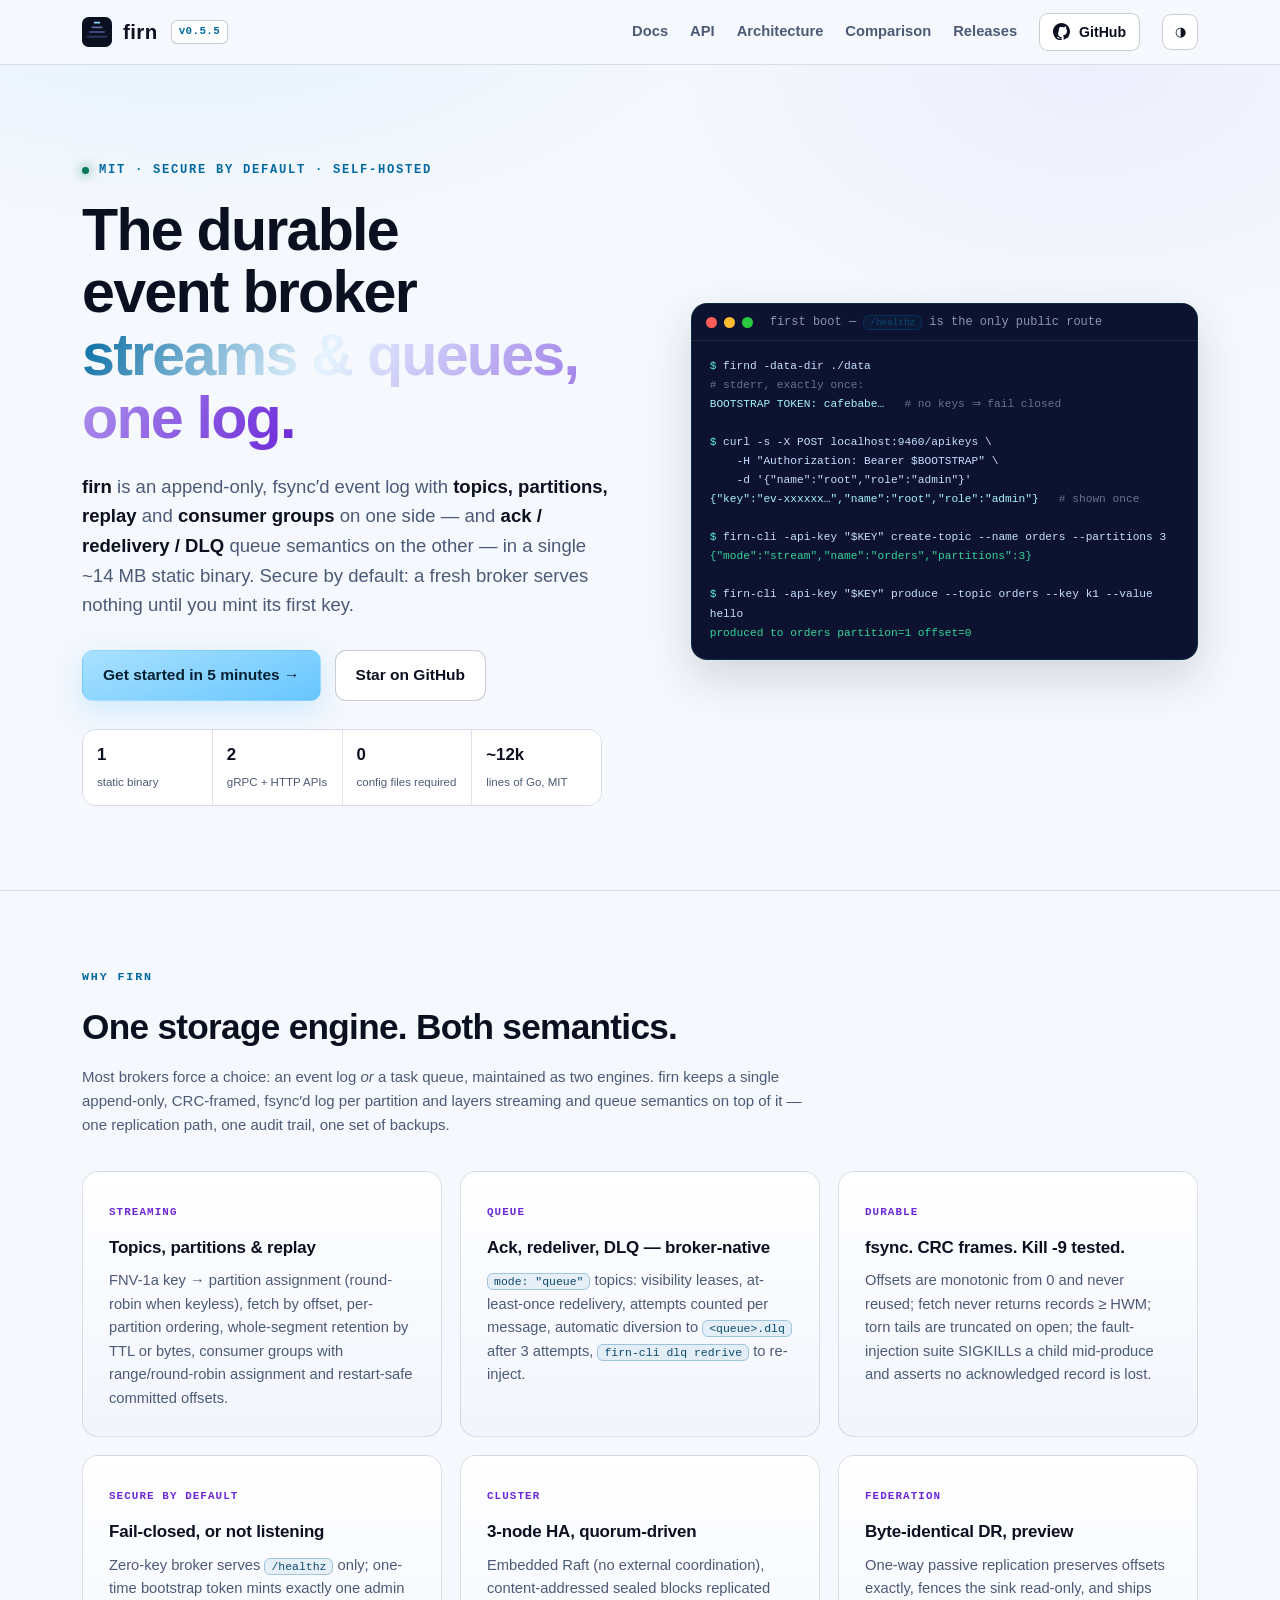
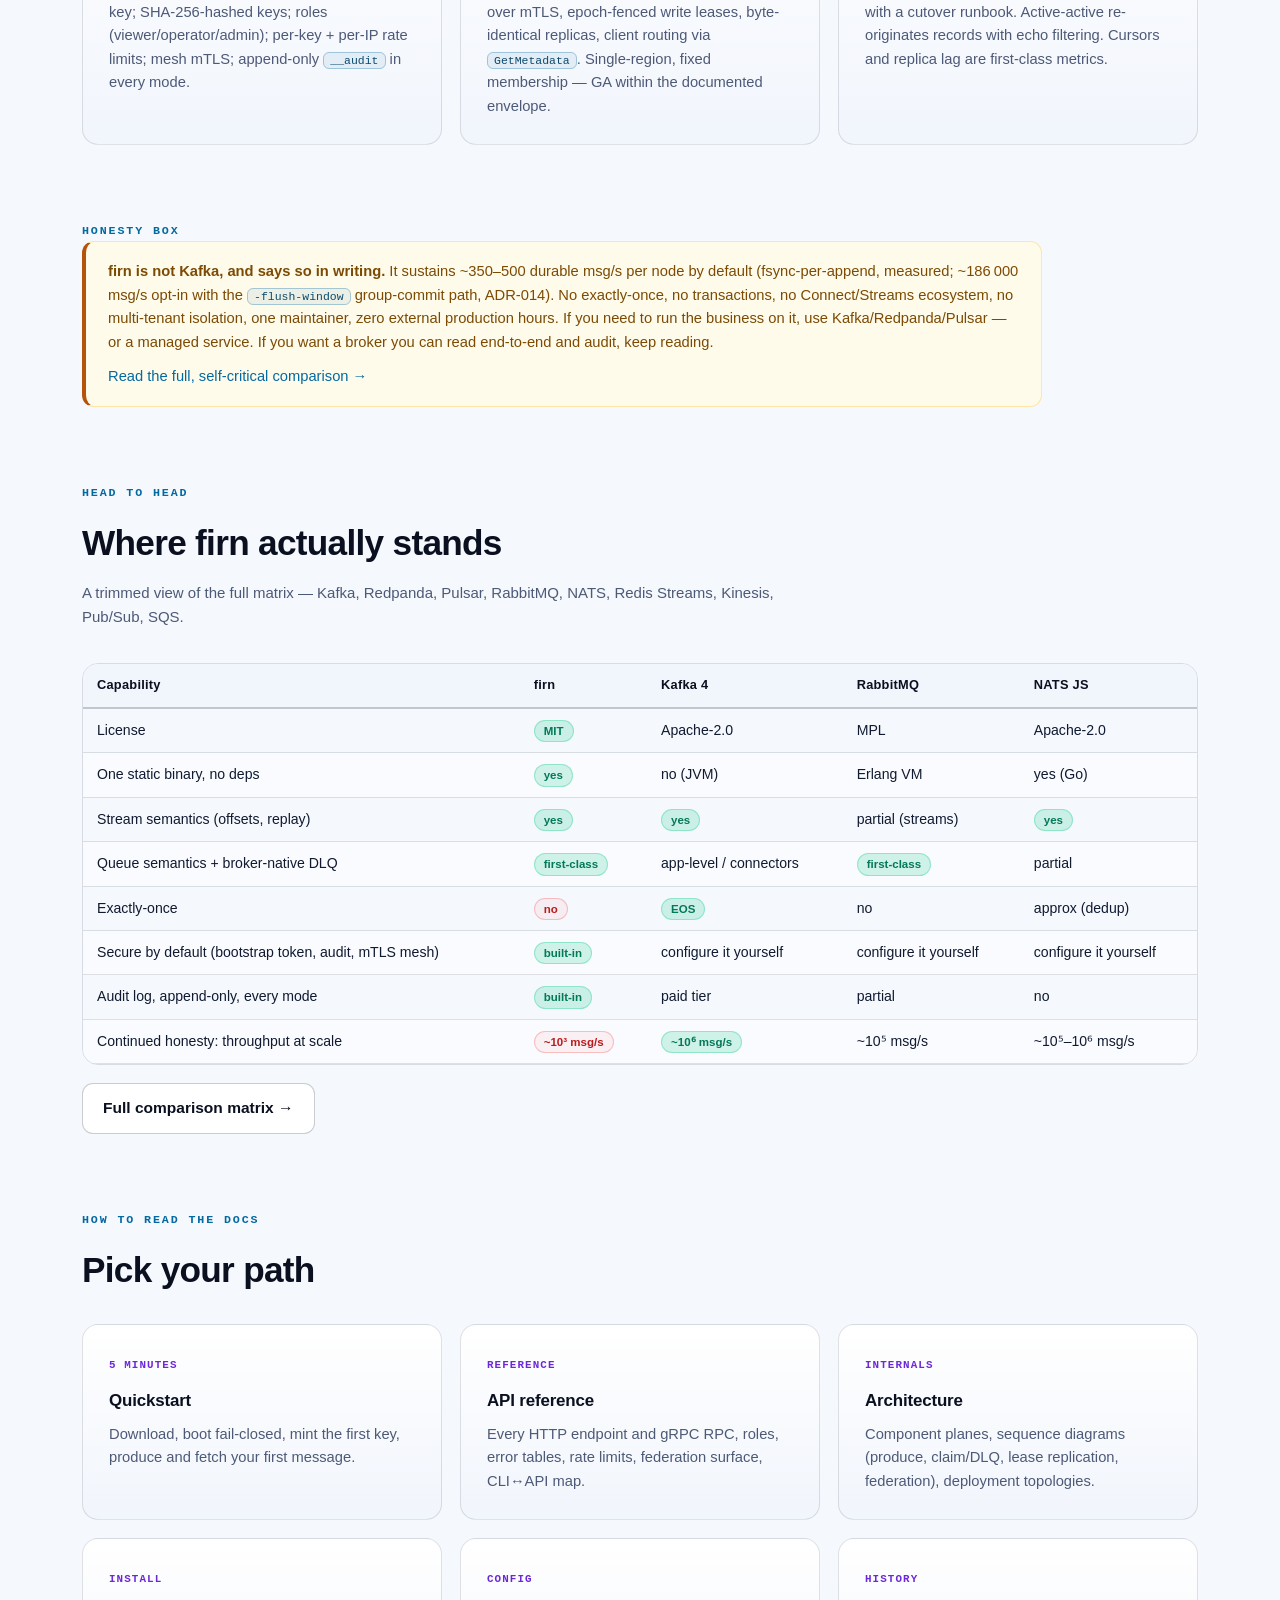
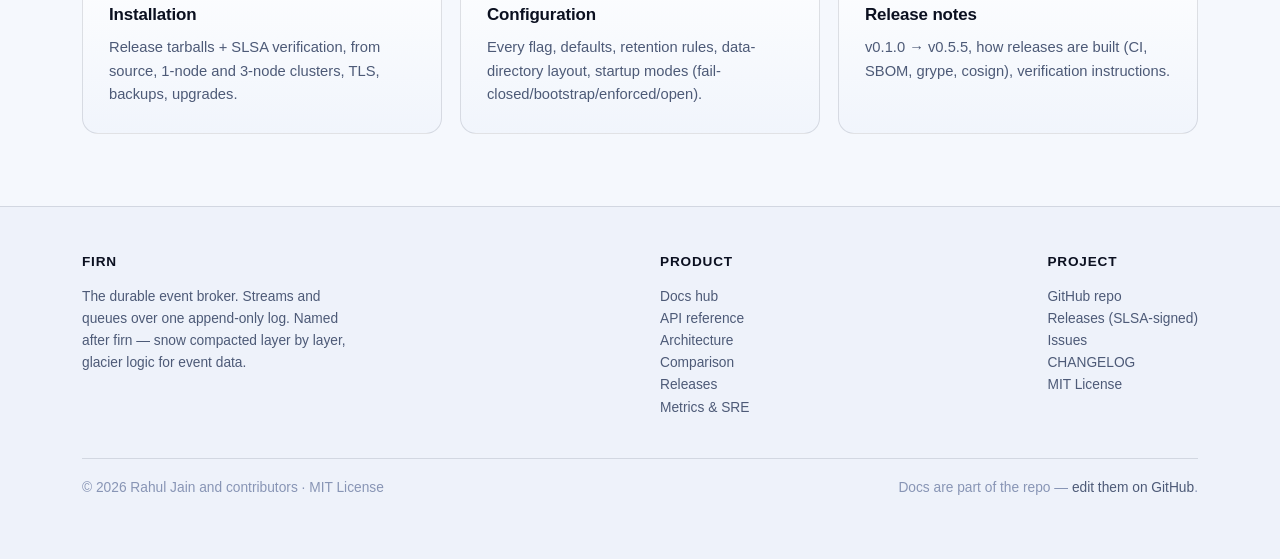
<file: site/index.html>
<!DOCTYPE html>
<html lang="en" class="no-js">
<head>
<meta charset="utf-8">
<meta name="viewport" content="width=device-width, initial-scale=1">
<title>firn — the durable event broker. Streams and queues, one log.</title>
<meta name="description" content="firn is an MIT-licensed, single-binary event broker: topics with replay and consumer groups (stream), plus ack/redelivery/DLQ (queue) over one append-only, fsync'd log. Secure by default, cluster-capable, built-in audit. Currently v0.5.5.">
<link rel="icon" href="favicon.svg" type="image/svg+xml">
<link rel="stylesheet" href="assets/style.css">
<meta property="og:title" content="firn — the durable event broker">
<meta property="og:description" content="Streams and queues over one append-only log. One static binary, secure by default, MIT.">
<meta property="og:type" content="website">
</head>
<body>
<header class="site-header">
  <div class="wrap">
    <a class="brand" href="index.html" aria-label="firn home">
      <svg width="30" height="30" viewBox="0 0 64 64" aria-hidden="true"><rect width="64" height="64" rx="14" fill="#0b1020"/><path d="M12 42h40" stroke="#2a3458" stroke-width="4" stroke-linecap="round"/><path d="M17 32h30" stroke="#3d4a77" stroke-width="4" stroke-linecap="round"/><path d="M22 22h20" stroke="#5b6ba1" stroke-width="4" stroke-linecap="round"/><path d="M27 12h10" stroke="#8fd3ff" stroke-width="4" stroke-linecap="round"/></svg>
      firn <span class="ver">v0.5.5</span>
    </a>
    <nav class="nav">
      <a href="docs/index.html">Docs</a>
      <a href="docs/api.html">API</a>
      <a href="docs/architecture.html">Architecture</a>
      <a href="docs/comparison.html">Comparison</a>
      <a href="docs/releases.html">Releases</a>
      <a class="ghbtn" href="https://github.com/rahulkj/firn" rel="noopener"><svg width="17" height="17" viewBox="0 0 16 16" fill="currentColor" aria-hidden="true"><path d="M8 0c4.42 0 8 3.58 8 8a8.013 8.013 0 0 1-5.45 7.59c-.4.08-.55-.17-.55-.38 0-.27.01-1.13.01-2.2 0-.75-.25-1.23-.54-1.47 1.78-.2 3.65-.88 3.65-3.95 0-.88-.31-1.59-.82-2.15.08-.2.36-1.02-.08-2.12 0 0-.67-.22-2.2.82-.64-.18-1.32-.27-2-.27s-1.36.09-2 .27C6.32 4.91 5.65 5.13 5.65 5.13c-.44 1.1-.16 1.92-.08 2.12-.51.56-.82 1.28-.82 2.15 0 3.06 1.86 3.75 3.64 3.95-.23.2-.44.55-.51 1.07-.46.2-1.61.55-2.33-.66-.15-.24-.6-.83-1.23-.82-1.08.01-.73.61.01.86.46.26.99 1.37 3.89.97 0 .67.01 1.15.01 1.31 0 .21-.15.45-.55.38A7.995 7.995 0 0 1 0 8c0-4.42 3.58-8 8-8"/></svg>GitHub</a>
      <button class="theme-toggle" data-theme-toggle aria-label="Toggle color theme">◑</button>
    </nav>
    <button class="menu-toggle" data-menu-toggle aria-label="Toggle menu">≡</button>
  </div>
</header>

<section class="hero">
  <div class="wrap">
    <div>
      <span class="eyebrow"><span class="dot"></span> MIT · secure by default · self-hosted</span>
      <h1>The durable<br>event broker<br><span class="grad">streams &amp; queues, one log.</span></h1>
      <p class="lede"><strong>firn</strong> is an append-only, fsync&prime;d event log with <strong>topics, partitions, replay</strong> and <strong>consumer groups</strong> on one side — and <strong>ack / redelivery / DLQ</strong> queue semantics on the other — in a single ~14&nbsp;MB static binary. Secure by default: a fresh broker serves nothing until you mint its first key.</p>
      <div class="cta-row">
        <a class="btn btn-primary" href="docs/quickstart.html">Get started in 5 minutes →</a>
        <a class="btn btn-ghost" href="https://github.com/rahulkj/firn" rel="noopener">Star on GitHub</a>
      </div>
      <div class="quickfacts" aria-label="Key facts">
        <div><b>1</b><span>static binary</span></div>
        <div><b>2</b><span>gRPC + HTTP APIs</span></div>
        <div><b>0</b><span>config files required</span></div>
        <div><b>~12k</b><span>lines of Go, MIT</span></div>
      </div>
    </div>
    <div class="term" aria-label="Terminal quickstart">
      <div class="term-chrome"><i></i><i></i><i></i><span>first boot — <code>/healthz</code> is the only public route</span></div>
      <pre><span class="p">$</span> firnd -data-dir ./data
<span class="c"># stderr, exactly once:</span>
<span class="o">BOOTSTRAP TOKEN: cafebabe…</span>   <span class="c"># no keys ⇒ fail closed</span>

<span class="p">$</span> curl -s -X POST localhost:9460/apikeys \
    -H "Authorization: Bearer $BOOTSTRAP" \
    -d '{"name":"root","role":"admin"}'
<span class="o">{"key":"ev-xxxxxx…","name":"root","role":"admin"}</span>   <span class="c"># shown once</span>

<span class="p">$</span> firn-cli -api-key "$KEY" create-topic --name orders --partitions 3
<span class="okc">{"mode":"stream","name":"orders","partitions":3}</span>

<span class="p">$</span> firn-cli -api-key "$KEY" produce --topic orders --key k1 --value hello
<span class="okc">produced to orders partition=1 offset=0</span></pre>
    </div>
  </div>
</section>

<section class="block">
  <div class="wrap">
    <span class="kicker">Why firn</span>
    <h2>One storage engine. Both semantics.</h2>
    <p class="sub">Most brokers force a choice: an event log <em>or</em> a task queue, maintained as two engines. firn keeps a single append-only, CRC-framed, fsync&prime;d log per partition and layers streaming and queue semantics on top of it — one replication path, one audit trail, one set of backups.</p>
    <div class="grid-3">
      <div class="card">
        <span class="tag">Streaming</span>
        <h3>Topics, partitions &amp; replay</h3>
        <p>FNV-1a key → partition assignment (round-robin when keyless), fetch by offset, per-partition ordering, whole-segment retention by TTL or bytes, consumer groups with range/round-robin assignment and restart-safe committed offsets.</p>
      </div>
      <div class="card">
        <span class="tag">Queue</span>
        <h3>Ack, redeliver, DLQ — broker-native</h3>
        <p><code>mode: "queue"</code> topics: visibility leases, at-least-once redelivery, attempts counted per message, automatic diversion to <code>&lt;queue&gt;.dlq</code> after 3 attempts, <code>firn-cli dlq redrive</code> to re-inject.</p>
      </div>
      <div class="card">
        <span class="tag">Durable</span>
        <h3>fsync. CRC frames. Kill -9 tested.</h3>
        <p>Offsets are monotonic from 0 and never reused; fetch never returns records ≥ HWM; torn tails are truncated on open; the fault-injection suite SIGKILLs a child mid-produce and asserts no acknowledged record is lost.</p>
      </div>
      <div class="card">
        <span class="tag">Secure by default</span>
        <h3>Fail-closed, or not listening</h3>
        <p>Zero-key broker serves <code>/healthz</code> only; one-time bootstrap token mints exactly one admin key; SHA-256-hashed keys; roles (viewer/operator/admin); per-key + per-IP rate limits; mesh mTLS; append-only <code>__audit</code> in every mode.</p>
      </div>
      <div class="card">
        <span class="tag">Cluster</span>
        <h3>3-node HA, quorum-driven</h3>
        <p>Embedded Raft (no external coordination), content-addressed sealed blocks replicated over mTLS, epoch-fenced write leases, byte-identical replicas, client routing via <code>GetMetadata</code>. Single-region, fixed membership — GA within the documented envelope.</p>
      </div>
      <div class="card">
        <span class="tag">Federation</span>
        <h3>Byte-identical DR, preview</h3>
        <p>One-way passive replication preserves offsets exactly, fences the sink read-only, and ships with a cutover runbook. Active-active re-originates records with echo filtering. Cursors and replica lag are first-class metrics.</p>
      </div>
    </div>
  </div>
</section>

<section class="block" style="padding-top:0">
  <div class="wrap">
    <span class="kicker">Honesty box</span>
    <div class="honesty">
      <strong>firn is not Kafka, and says so in writing.</strong> It sustains ~350–500 durable msg/s per node by default (fsync-per-append, measured; ~186&thinsp;000 msg/s opt-in with the <code>-flush-window</code> group-commit path, ADR-014). No exactly-once, no transactions, no Connect/Streams ecosystem, no multi-tenant isolation, one maintainer, zero external production hours. If you need to run the business on it, use Kafka/Redpanda/Pulsar — or a managed service. If you want a broker you can read end-to-end and audit, keep reading.
      <div style="margin-top:10px"><a href="docs/comparison.html">Read the full, self-critical comparison →</a></div>
    </div>
  </div>
</section>

<section class="block" style="padding-top:0">
  <div class="wrap">
    <span class="kicker">Head to head</span>
    <h2>Where firn actually stands</h2>
    <p class="sub">A trimmed view of the full matrix — Kafka, Redpanda, Pulsar, RabbitMQ, NATS, Redis Streams, Kinesis, Pub/Sub, SQS.</p>
    <div class="table-wrap">
      <table>
        <thead><tr><th>Capability</th><th>firn</th><th>Kafka 4</th><th>RabbitMQ</th><th>NATS JS</th></tr></thead>
        <tbody>
          <tr><td>License</td><td><span class="pill yes">MIT</span></td><td>Apache-2.0</td><td>MPL</td><td>Apache-2.0</td></tr>
          <tr><td>One static binary, no deps</td><td><span class="pill yes">yes</span></td><td>no (JVM)</td><td>Erlang VM</td><td>yes (Go)</td></tr>
          <tr><td>Stream semantics (offsets, replay)</td><td><span class="pill yes">yes</span></td><td><span class="pill yes">yes</span></td><td>partial (streams)</td><td><span class="pill yes">yes</span></td></tr>
          <tr><td>Queue semantics + broker-native DLQ</td><td><span class="pill yes">first-class</span></td><td>app-level / connectors</td><td><span class="pill yes">first-class</span></td><td>partial</td></tr>
          <tr><td>Exactly-once</td><td><span class="pill no">no</span></td><td><span class="pill yes">EOS</span></td><td>no</td><td>approx (dedup)</td></tr>
          <tr><td>Secure by default (bootstrap token, audit, mTLS mesh)</td><td><span class="pill yes">built-in</span></td><td>configure it yourself</td><td>configure it yourself</td><td>configure it yourself</td></tr>
          <tr><td>Audit log, append-only, every mode</td><td><span class="pill yes">built-in</span></td><td>paid tier</td><td>partial</td><td>no</td></tr>
          <tr><td>Continued honesty: throughput at scale</td><td><span class="pill no">~10³ msg/s</span></td><td><span class="pill yes">~10⁶ msg/s</span></td><td>~10⁵ msg/s</td><td>~10⁵–10⁶ msg/s</td></tr>
        </tbody>
      </table>
    </div>
    <a class="btn btn-ghost" href="docs/comparison.html">Full comparison matrix →</a>
  </div>
</section>

<section class="block" style="padding-top:0">
  <div class="wrap">
    <span class="kicker">How to read the docs</span>
    <h2>Pick your path</h2>
    <div class="grid-3" style="margin-top:26px">
      <a class="card" href="docs/quickstart.html" style="text-decoration:none;color:inherit"><span class="tag">5 minutes</span><h3>Quickstart</h3><p>Download, boot fail-closed, mint the first key, produce and fetch your first message.</p></a>
      <a class="card" href="docs/api.html" style="text-decoration:none;color:inherit"><span class="tag">Reference</span><h3>API reference</h3><p>Every HTTP endpoint and gRPC RPC, roles, error tables, rate limits, federation surface, CLI↔API map.</p></a>
      <a class="card" href="docs/architecture.html" style="text-decoration:none;color:inherit"><span class="tag">Internals</span><h3>Architecture</h3><p>Component planes, sequence diagrams (produce, claim/DLQ, lease replication, federation), deployment topologies.</p></a>
      <a class="card" href="docs/installation.html" style="text-decoration:none;color:inherit"><span class="tag">Install</span><h3>Installation</h3><p>Release tarballs + SLSA verification, from source, 1-node and 3-node clusters, TLS, backups, upgrades.</p></a>
      <a class="card" href="docs/configuration.html" style="text-decoration:none;color:inherit"><span class="tag">Config</span><h3>Configuration</h3><p>Every flag, defaults, retention rules, data-directory layout, startup modes (fail-closed/bootstrap/enforced/open).</p></a>
      <a class="card" href="docs/releases.html" style="text-decoration:none;color:inherit"><span class="tag">History</span><h3>Release notes</h3><p>v0.1.0 → v0.5.5, how releases are built (CI, SBOM, grype, cosign), verification instructions.</p></a>
    </div>
  </div>
</section>

<footer class="site-footer">
  <div class="wrap">
    <div class="cols">
      <div style="max-width:280px">
        <h4>firn</h4>
        <p>The durable event broker. Streams and queues over one append-only log. Named after firn — snow compacted layer by layer, glacier logic for event data.</p>
      </div>
      <div>
        <h4>Product</h4>
        <p><a href="docs/index.html">Docs hub</a><br><a href="docs/api.html">API reference</a><br><a href="docs/architecture.html">Architecture</a><br><a href="docs/comparison.html">Comparison</a><br><a href="docs/releases.html">Releases</a><br><a href="docs/sre.html">Metrics &amp; SRE</a></p>
      </div>
      <div>
        <h4>Project</h4>
        <p><a href="https://github.com/rahulkj/firn" rel="noopener">GitHub repo</a><br><a href="https://github.com/rahulkj/firn/releases" rel="noopener">Releases (SLSA-signed)</a><br><a href="https://github.com/rahulkj/firn/issues" rel="noopener">Issues</a><br><a href="https://github.com/rahulkj/firn/blob/main/CHANGELOG.md" rel="noopener">CHANGELOG</a><br><a href="https://github.com/rahulkj/firn/blob/main/LICENSE" rel="noopener">MIT License</a></p>
      </div>
    </div>
    <div class="fine">
      <span>© 2026 Rahul Jain and contributors · MIT License</span>
      <span>Docs are part of the repo — <a href="https://github.com/rahulkj/firn/tree/main/docs" rel="noopener">edit them on GitHub</a>.</span>
    </div>
  </div>
</footer>
<script src="assets/site.js"></script>
</body>
</html>
</file>
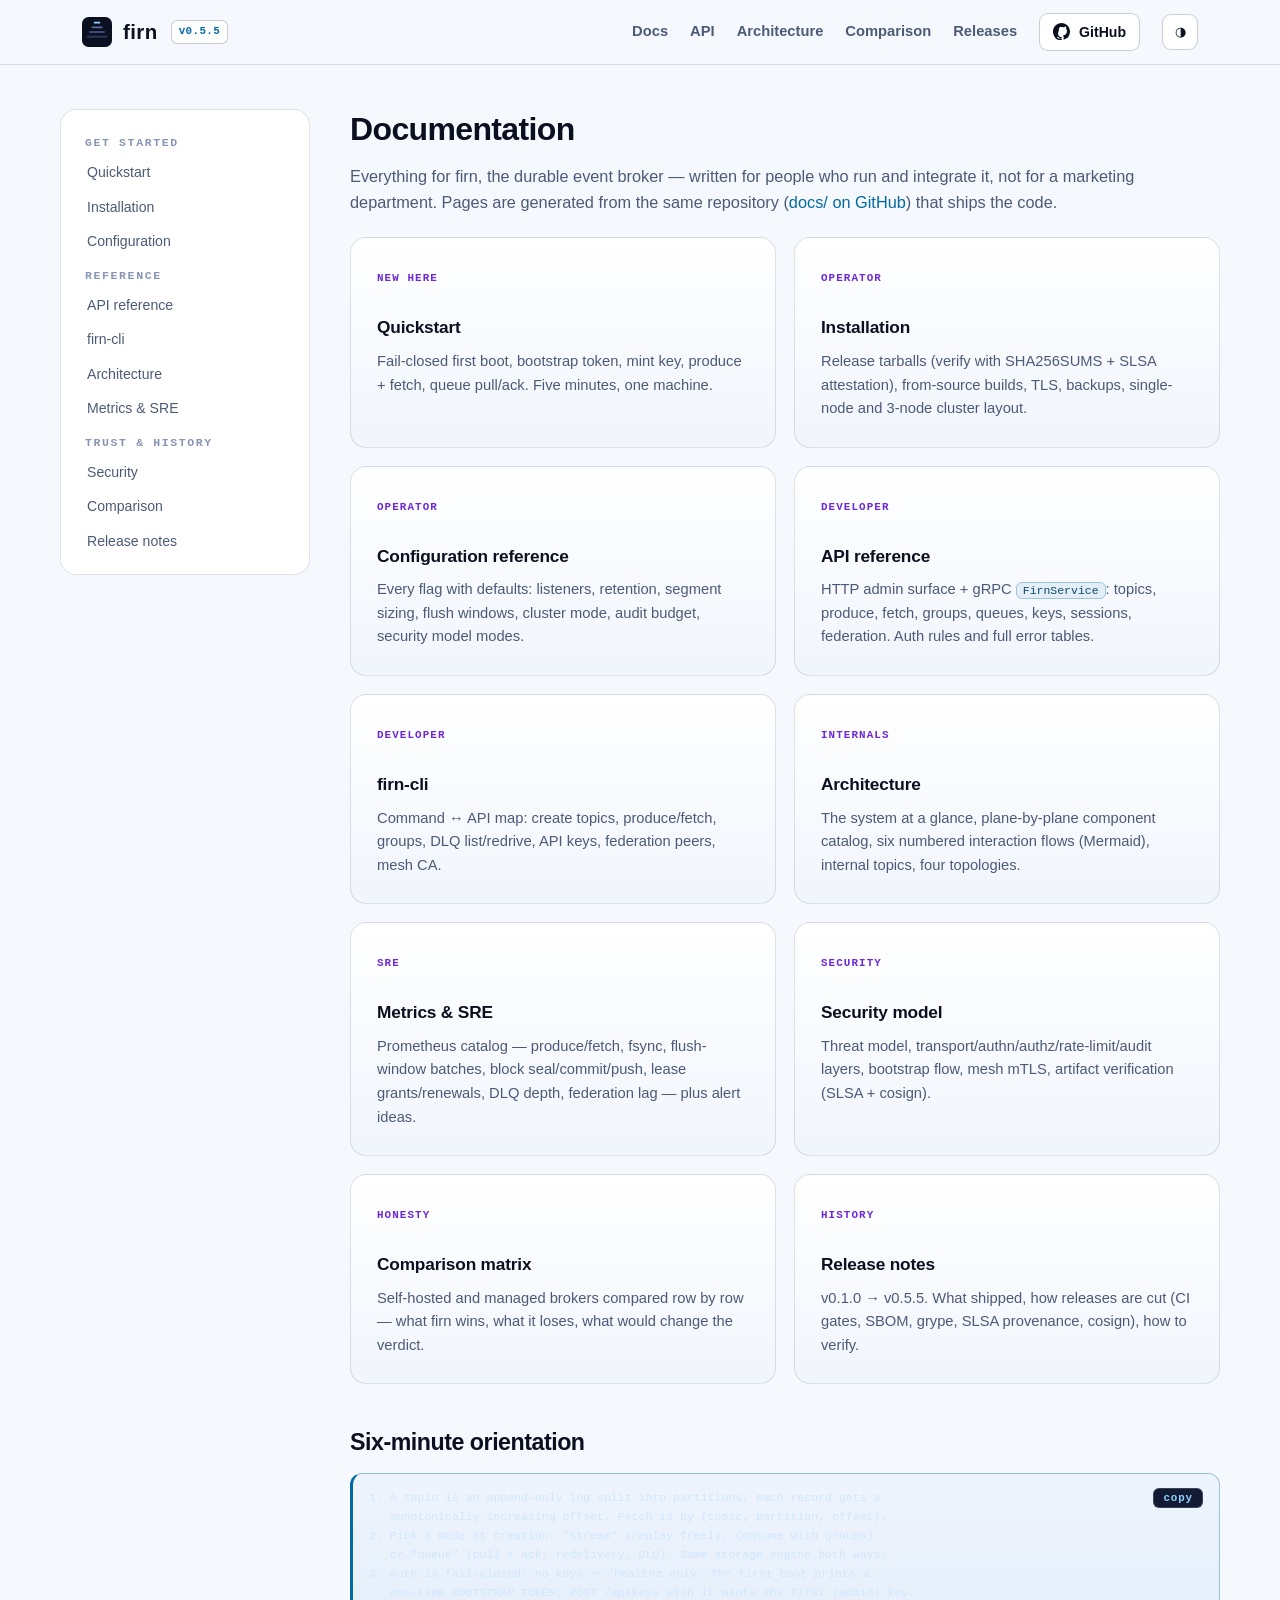
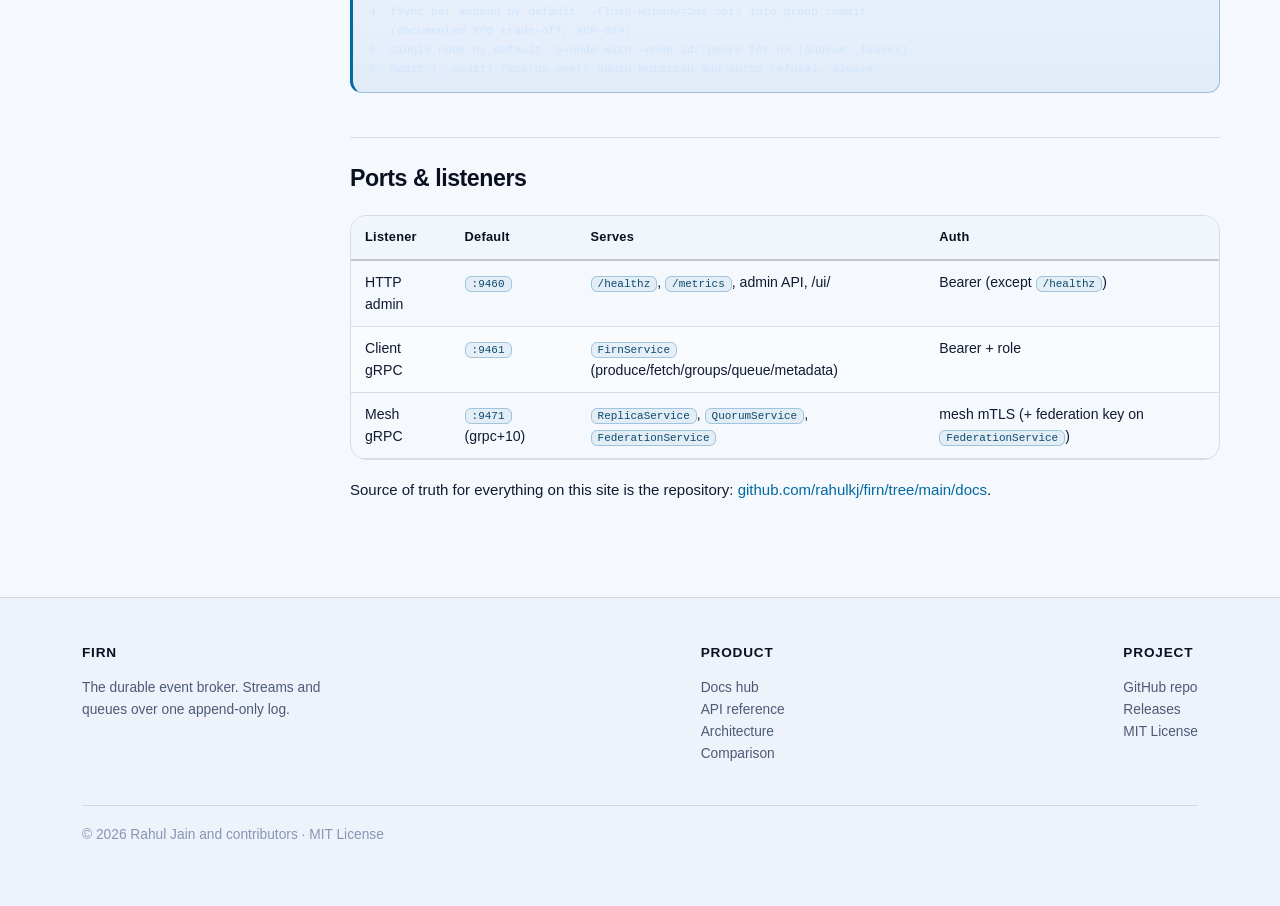
<file: site/docs/index.html>
<!DOCTYPE html>
<html lang="en">
<head>
<meta charset="utf-8">
<meta name="viewport" content="width=device-width, initial-scale=1">
<title>Documentation — firn</title>
<meta name="description" content="Guides and reference for firn, the durable event broker: quickstart, installation, configuration, HTTP/gRPC API, CLI, architecture, security, comparison, releases.">
<link rel="icon" href="../favicon.svg" type="image/svg+xml">
<link rel="stylesheet" href="../assets/style.css">
</head>
<body>
<header class="site-header">
  <div class="wrap">
    <a class="brand" href="../index.html" aria-label="firn home"><svg width="30" height="30" viewBox="0 0 64 64" aria-hidden="true"><rect width="64" height="64" rx="14" fill="#0b1020"/><path d="M12 42h40" stroke="#2a3458" stroke-width="4" stroke-linecap="round"/><path d="M17 32h30" stroke="#3d4a77" stroke-width="4" stroke-linecap="round"/><path d="M22 22h20" stroke="#5b6ba1" stroke-width="4" stroke-linecap="round"/><path d="M27 12h10" stroke="#8fd3ff" stroke-width="4" stroke-linecap="round"/></svg>firn <span class="ver">v0.5.5</span></a>
    <nav class="nav"><a href="index.html">Docs</a><a href="api.html">API</a><a href="architecture.html">Architecture</a><a href="comparison.html">Comparison</a><a href="releases.html">Releases</a><a class="ghbtn" href="https://github.com/rahulkj/firn" rel="noopener"><svg width="17" height="17" viewBox="0 0 16 16" fill="currentColor" aria-hidden="true"><path d="M8 0c4.42 0 8 3.58 8 8a8.013 8.013 0 0 1-5.45 7.59c-.4.08-.55-.17-.55-.38 0-.27.01-1.13.01-2.2 0-.75-.25-1.23-.54-1.47 1.78-.2 3.65-.88 3.65-3.95 0-.88-.31-1.59-.82-2.15.08-.2.36-1.02-.08-2.12 0 0-.67-.22-2.2.82-.64-.18-1.32-.27-2-.27s-1.36.09-2 .27C6.32 4.91 5.65 5.13 5.65 5.13c-.44 1.1-.16 1.92-.08 2.12-.51.56-.82 1.28-.82 2.15 0 3.06 1.86 3.75 3.64 3.95-.23.2-.44.55-.51 1.07-.46.2-1.61.55-2.33-.66-.15-.24-.6-.83-1.23-.82-1.08.01-.73.61.01.86.46.26.99 1.37 3.89.97 0 .67.01 1.15.01 1.31 0 .21-.15.45-.55.38A7.995 7.995 0 0 1 0 8c0-4.42 3.58-8 8-8"/></svg>GitHub</a><button class="theme-toggle" data-theme-toggle aria-label="Toggle theme">◑</button></nav>
    <button class="menu-toggle" data-menu-toggle aria-label="Toggle menu">≡</button>
  </div>
</header>

<main class="wrap docs-main">
<aside class="docs-side">
  <div class="side-title">Get started</div>
  <a href="quickstart.html">Quickstart</a>
  <a href="installation.html">Installation</a>
  <a href="configuration.html">Configuration</a>
  <div class="side-title">Reference</div>
  <a href="api.html">API reference</a>
  <a href="cli.html">firn-cli</a>
  <a href="architecture.html">Architecture</a>
  <a href="sre.html">Metrics &amp; SRE</a>
  <div class="side-title">Trust &amp; history</div>
  <a href="security.html">Security</a>
  <a href="comparison.html">Comparison</a>
  <a href="releases.html">Release notes</a>
</aside>
<article class="docs-content">
<h1>Documentation</h1>
<p class="doc-lede">Everything for firn, the durable event broker — written for people who run and integrate it, not for a marketing department. Pages are generated from the same repository (<a href="https://github.com/rahulkj/firn/tree/main/docs" rel="noopener">docs/ on GitHub</a>) that ships the code.</p>

<div class="grid-2">
  <a class="card" href="quickstart.html" style="text-decoration:none;color:inherit"><span class="tag">New here</span><h3>Quickstart</h3><p>Fail-closed first boot, bootstrap token, mint key, produce + fetch, queue pull/ack. Five minutes, one machine.</p></a>
  <a class="card" href="installation.html" style="text-decoration:none;color:inherit"><span class="tag">Operator</span><h3>Installation</h3><p>Release tarballs (verify with SHA256SUMS + SLSA attestation), from-source builds, TLS, backups, single-node and 3-node cluster layout.</p></a>
  <a class="card" href="configuration.html" style="text-decoration:none;color:inherit"><span class="tag">Operator</span><h3>Configuration reference</h3><p>Every flag with defaults: listeners, retention, segment sizing, flush windows, cluster mode, audit budget, security model modes.</p></a>
  <a class="card" href="api.html" style="text-decoration:none;color:inherit"><span class="tag">Developer</span><h3>API reference</h3><p>HTTP admin surface + gRPC <code>FirnService</code>: topics, produce, fetch, groups, queues, keys, sessions, federation. Auth rules and full error tables.</p></a>
  <a class="card" href="cli.html" style="text-decoration:none;color:inherit"><span class="tag">Developer</span><h3>firn-cli</h3><p>Command ↔ API map: create topics, produce/fetch, groups, DLQ list/redrive, API keys, federation peers, mesh CA.</p></a>
  <a class="card" href="architecture.html" style="text-decoration:none;color:inherit"><span class="tag">Internals</span><h3>Architecture</h3><p>The system at a glance, plane-by-plane component catalog, six numbered interaction flows (Mermaid), internal topics, four topologies.</p></a>
  <a class="card" href="sre.html" style="text-decoration:none;color:inherit"><span class="tag">SRE</span><h3>Metrics &amp; SRE</h3><p>Prometheus catalog — produce/fetch, fsync, flush-window batches, block seal/commit/push, lease grants/renewals, DLQ depth, federation lag — plus alert ideas.</p></a>
  <a class="card" href="security.html" style="text-decoration:none;color:inherit"><span class="tag">Security</span><h3>Security model</h3><p>Threat model, transport/authn/authz/rate-limit/audit layers, bootstrap flow, mesh mTLS, artifact verification (SLSA + cosign).</p></a>
  <a class="card" href="comparison.html" style="text-decoration:none;color:inherit"><span class="tag">Honesty</span><h3>Comparison matrix</h3><p>Self-hosted and managed brokers compared row by row — what firn wins, what it loses, what would change the verdict.</p></a>
  <a class="card" href="releases.html" style="text-decoration:none;color:inherit"><span class="tag">History</span><h3>Release notes</h3><p>v0.1.0 → v0.5.5. What shipped, how releases are cut (CI gates, SBOM, grype, SLSA provenance, cosign), how to verify.</p></a>
</div>

<h2 style="border-top:0;padding-top:0;margin-top:40px">Six-minute orientation</h2>
<pre class="code">1. A topic is an append-only log split into partitions; each record gets a
   monotonically increasing offset. Fetch is by (topic, partition, offset).
2. Pick a mode at creation: "stream" (replay freely, consume with groups)
   or "queue" (pull + ack, redelivery, DLQ). Same storage engine both ways.
3. Auth is fail-closed: no keys ⇒ /healthz only. The first boot prints a
   one-time BOOTSTRAP TOKEN; POST /apikeys with it mints the first (admin) key.
4. fsync per append by default. -flush-window=2ms opts into group commit
   (documented RPO trade-off, ADR-014).
5. Single node by default. 3-node with -node-id/-peers for HA (quorum, leases).
6. Audit (__audit) records every admin mutation and authz refusal, always.</pre>

<h2>Ports &amp; listeners</h2>
<div class="table-wrap"><table>
<thead><tr><th>Listener</th><th>Default</th><th>Serves</th><th>Auth</th></tr></thead>
<tbody>
<tr><td>HTTP admin</td><td><code>:9460</code></td><td><code>/healthz</code>, <code>/metrics</code>, admin API, /ui/</td><td>Bearer (except <code>/healthz</code>)</td></tr>
<tr><td>Client gRPC</td><td><code>:9461</code></td><td><code>FirnService</code> (produce/fetch/groups/queue/metadata)</td><td>Bearer + role</td></tr>
<tr><td>Mesh gRPC</td><td><code>:9471</code> (grpc+10)</td><td><code>ReplicaService</code>, <code>QuorumService</code>, <code>FederationService</code></td><td>mesh mTLS (+ federation key on <code>FederationService</code>)</td></tr>
</tbody></table></div>

<p>Source of truth for everything on this site is the repository: <a href="https://github.com/rahulkj/firn/tree/main/docs" rel="noopener">github.com/rahulkj/firn/tree/main/docs</a>.</p>
</article>
</main>

<footer class="site-footer"><div class="wrap"><div class="cols"><div style="max-width:280px"><h4>firn</h4><p>The durable event broker. Streams and queues over one append-only log.</p></div><div><h4>Product</h4><p><a href="index.html">Docs hub</a><br><a href="api.html">API reference</a><br><a href="architecture.html">Architecture</a><br><a href="comparison.html">Comparison</a></p></div><div><h4>Project</h4><p><a href="https://github.com/rahulkj/firn" rel="noopener">GitHub repo</a><br><a href="https://github.com/rahulkj/firn/releases" rel="noopener">Releases</a><br><a href="https://github.com/rahulkj/firn/blob/main/LICENSE" rel="noopener">MIT License</a></p></div></div><div class="fine"><span>© 2026 Rahul Jain and contributors · MIT License</span></div></div></footer>
<script src="../assets/site.js"></script>
</body>
</html>
</file>
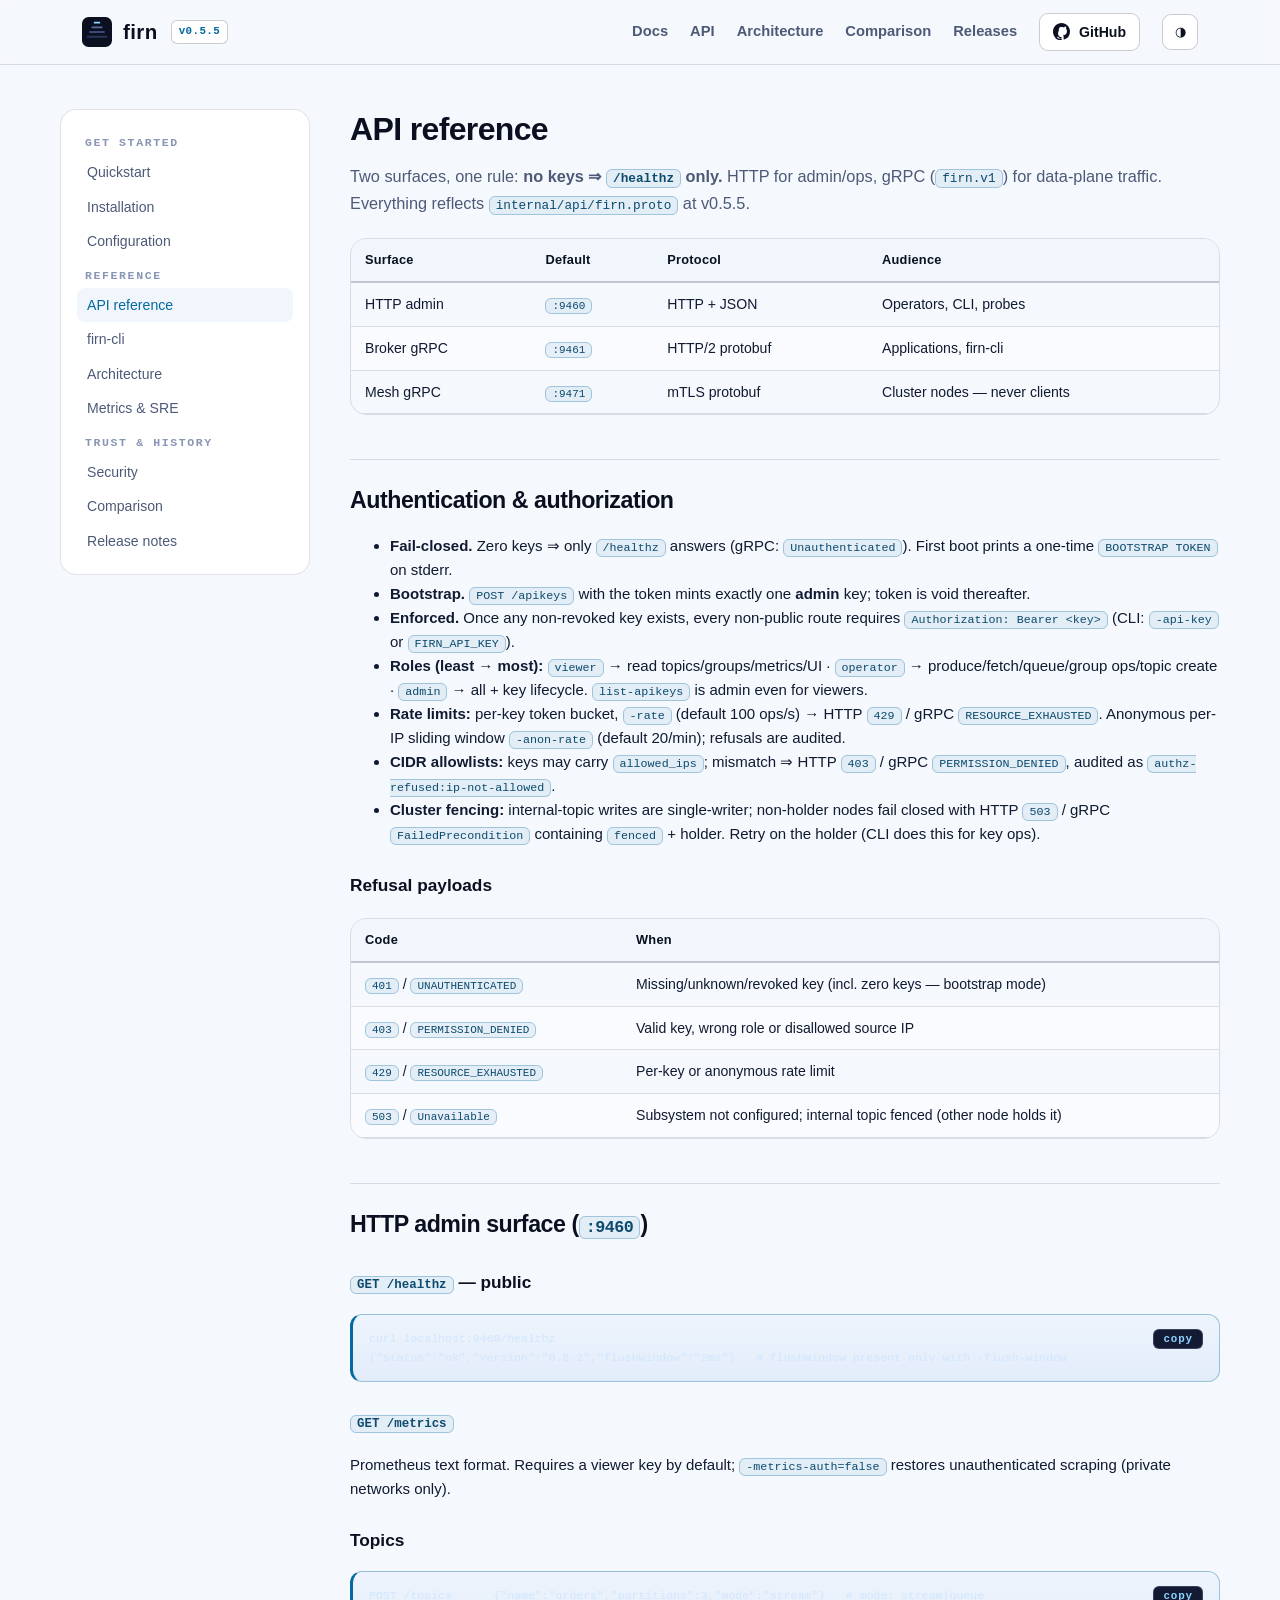
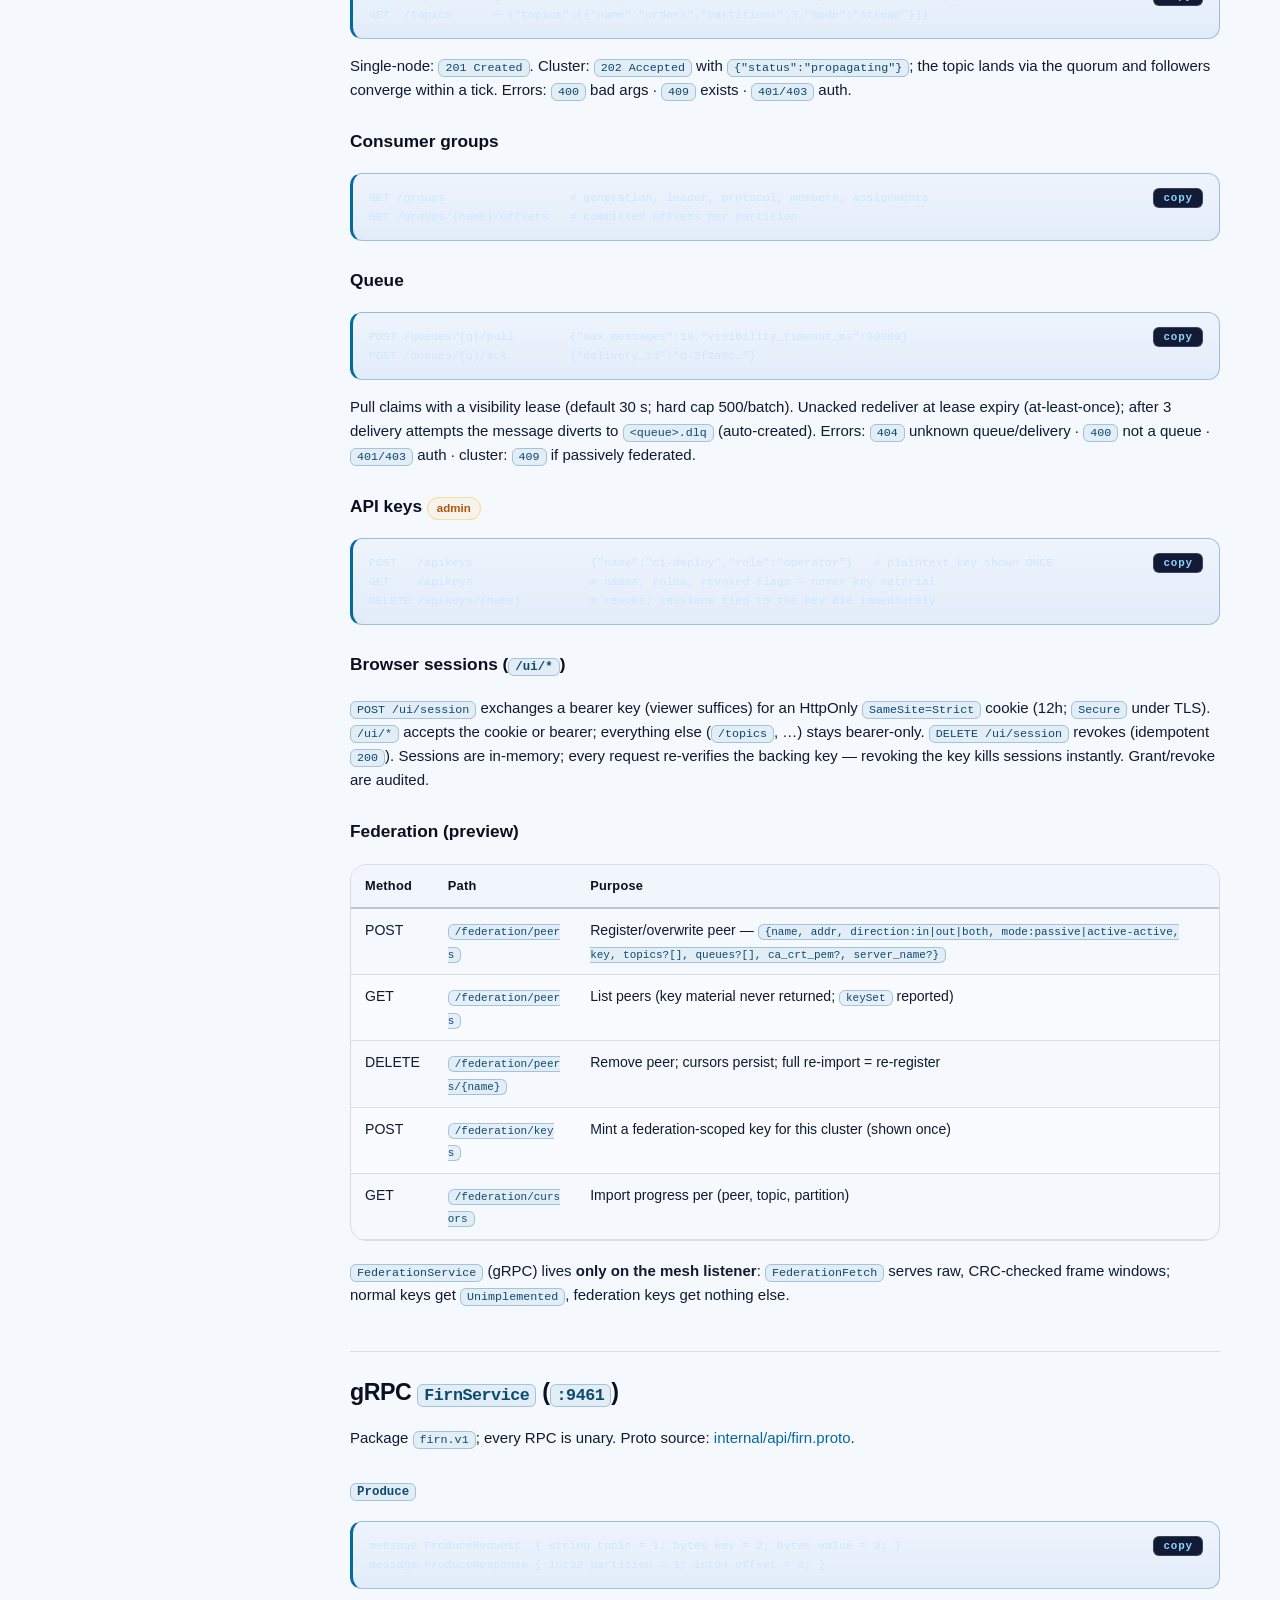
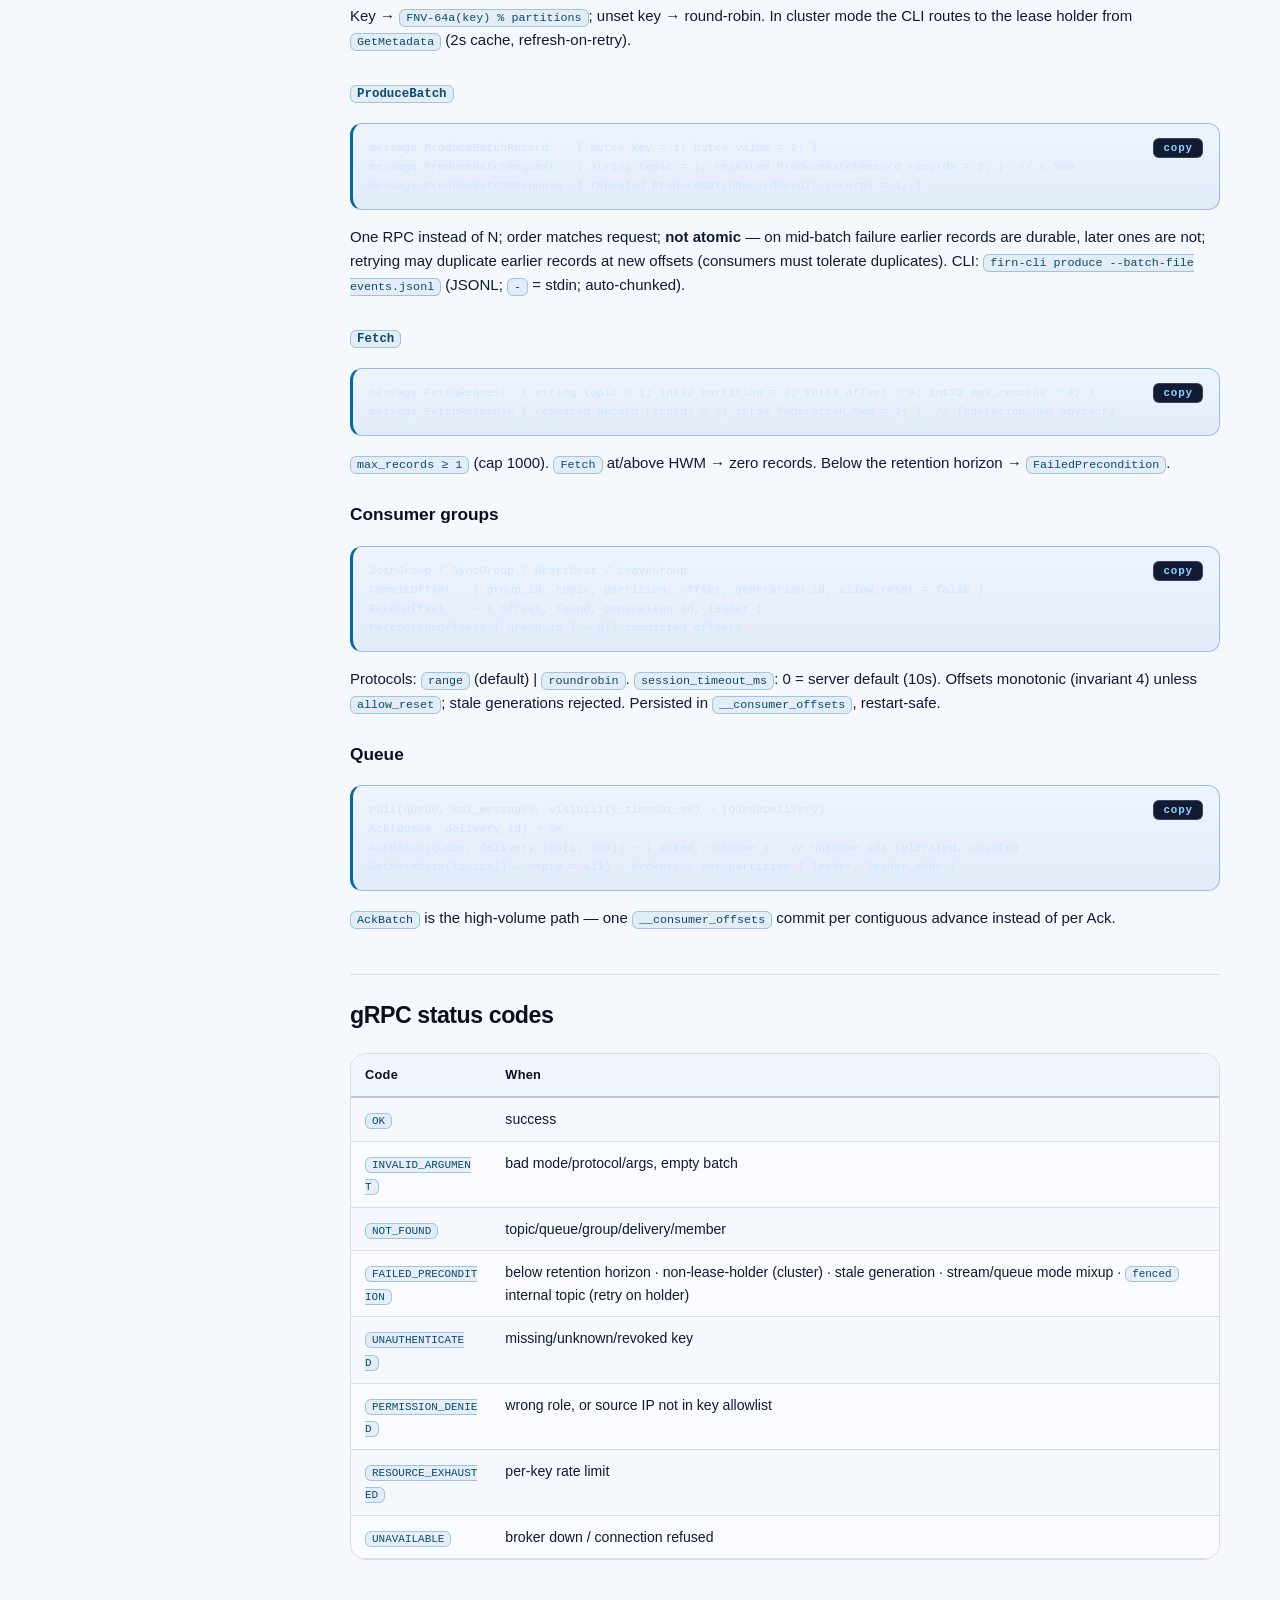
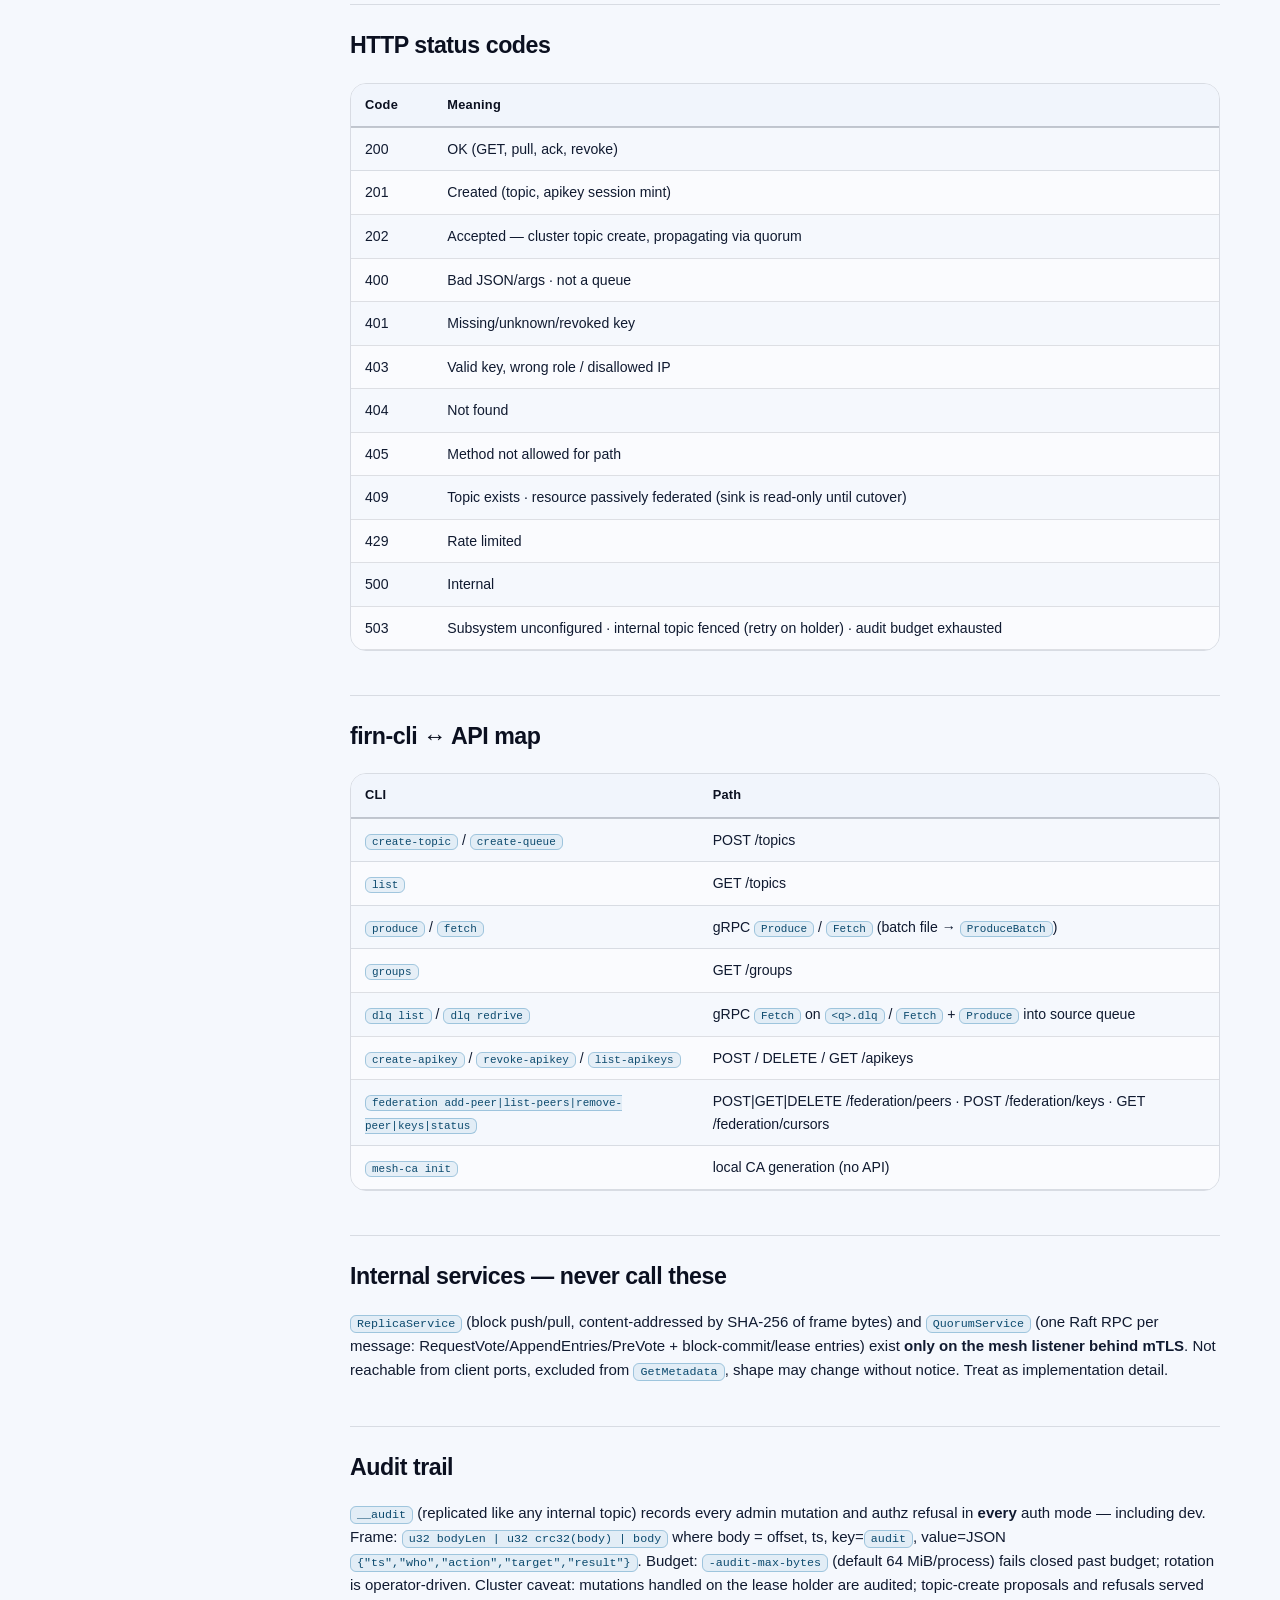
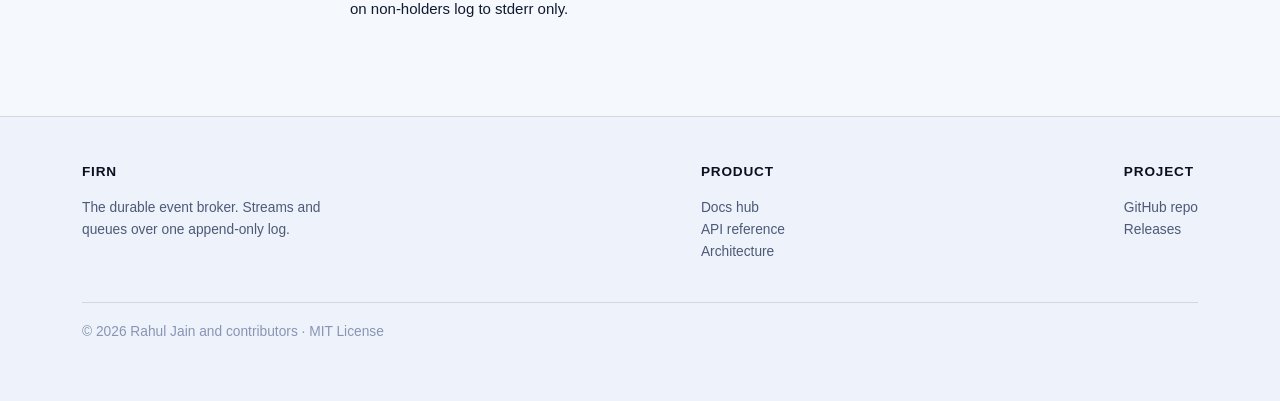
<file: site/docs/api.html>
<!DOCTYPE html>
<html lang="en">
<head>
<meta charset="utf-8">
<meta name="viewport" content="width=device-width, initial-scale=1">
<title>API reference — firn</title>
<meta name="description" content="Complete HTTP admin + gRPC FirnService reference: authentication, topics, produce/fetch, consumer groups, queues, API keys, UI sessions, federation, error tables, firn-cli command map.">
<link rel="icon" href="../favicon.svg" type="image/svg+xml">
<link rel="stylesheet" href="../assets/style.css">
</head>
<body>
<header class="site-header">
  <div class="wrap">
    <a class="brand" href="../index.html" aria-label="firn home"><svg width="30" height="30" viewBox="0 0 64 64" aria-hidden="true"><rect width="64" height="64" rx="14" fill="#0b1020"/><path d="M12 42h40" stroke="#2a3458" stroke-width="4" stroke-linecap="round"/><path d="M17 32h30" stroke="#3d4a77" stroke-width="4" stroke-linecap="round"/><path d="M22 22h20" stroke="#5b6ba1" stroke-width="4" stroke-linecap="round"/><path d="M27 12h10" stroke="#8fd3ff" stroke-width="4" stroke-linecap="round"/></svg>firn <span class="ver">v0.5.5</span></a>
    <nav class="nav"><a href="index.html">Docs</a><a href="api.html">API</a><a href="architecture.html">Architecture</a><a href="comparison.html">Comparison</a><a href="releases.html">Releases</a><a class="ghbtn" href="https://github.com/rahulkj/firn" rel="noopener"><svg width="17" height="17" viewBox="0 0 16 16" fill="currentColor" aria-hidden="true"><path d="M8 0c4.42 0 8 3.58 8 8a8.013 8.013 0 0 1-5.45 7.59c-.4.08-.55-.17-.55-.38 0-.27.01-1.13.01-2.2 0-.75-.25-1.23-.54-1.47 1.78-.2 3.65-.88 3.65-3.95 0-.88-.31-1.59-.82-2.15.08-.2.36-1.02-.08-2.12 0 0-.67-.22-2.2.82-.64-.18-1.32-.27-2-.27s-1.36.09-2 .27C6.32 4.91 5.65 5.13 5.65 5.13c-.44 1.1-.16 1.92-.08 2.12-.51.56-.82 1.28-.82 2.15 0 3.06 1.86 3.75 3.64 3.95-.23.2-.44.55-.51 1.07-.46.2-1.61.55-2.33-.66-.15-.24-.6-.83-1.23-.82-1.08.01-.73.61.01.86.46.26.99 1.37 3.89.97 0 .67.01 1.15.01 1.31 0 .21-.15.45-.55.38A7.995 7.995 0 0 1 0 8c0-4.42 3.58-8 8-8"/></svg>GitHub</a><button class="theme-toggle" data-theme-toggle aria-label="Toggle theme">◑</button></nav>
    <button class="menu-toggle" data-menu-toggle aria-label="Toggle menu">≡</button>
  </div>
</header>

<main class="wrap docs-main">
<aside class="docs-side">
  <div class="side-title">Get started</div>
  <a href="quickstart.html">Quickstart</a>
  <a href="installation.html">Installation</a>
  <a href="configuration.html">Configuration</a>
  <div class="side-title">Reference</div>
  <a class="active" href="api.html">API reference</a>
  <a href="cli.html">firn-cli</a>
  <a href="architecture.html">Architecture</a>
  <a href="sre.html">Metrics &amp; SRE</a>
  <div class="side-title">Trust &amp; history</div>
  <a href="security.html">Security</a>
  <a href="comparison.html">Comparison</a>
  <a href="releases.html">Release notes</a>
</aside>
<article class="docs-content">
<h1>API reference</h1>
<p class="doc-lede">Two surfaces, one rule: <strong>no keys ⇒ <code>/healthz</code> only.</strong> HTTP for admin/ops, gRPC (<code>firn.v1</code>) for data-plane traffic. Everything reflects <code>internal/api/firn.proto</code> at v0.5.5.</p>

<div class="table-wrap"><table>
<thead><tr><th>Surface</th><th>Default</th><th>Protocol</th><th>Audience</th></tr></thead>
<tbody>
<tr><td>HTTP admin</td><td><code>:9460</code></td><td>HTTP + JSON</td><td>Operators, CLI, probes</td></tr>
<tr><td>Broker gRPC</td><td><code>:9461</code></td><td>HTTP/2 protobuf</td><td>Applications, firn-cli</td></tr>
<tr><td>Mesh gRPC</td><td><code>:9471</code></td><td>mTLS protobuf</td><td>Cluster nodes — never clients</td></tr>
</tbody></table></div>

<h2 id="auth">Authentication &amp; authorization</h2>
<ul>
<li><strong>Fail-closed.</strong> Zero keys ⇒ only <code>/healthz</code> answers (gRPC: <code>Unauthenticated</code>). First boot prints a one-time <code>BOOTSTRAP TOKEN</code> on stderr.</li>
<li><strong>Bootstrap.</strong> <code>POST /apikeys</code> with the token mints exactly one <strong>admin</strong> key; token is void thereafter.</li>
<li><strong>Enforced.</strong> Once any non-revoked key exists, every non-public route requires <code>Authorization: Bearer &lt;key&gt;</code> (CLI: <code>-api-key</code> or <code>FIRN_API_KEY</code>).</li>
<li><strong>Roles (least → most):</strong> <code>viewer</code> → read topics/groups/metrics/UI · <code>operator</code> → produce/fetch/queue/group ops/topic create · <code>admin</code> → all + key lifecycle. <code>list-apikeys</code> is admin even for viewers.</li>
<li><strong>Rate limits:</strong> per-key token bucket, <code>-rate</code> (default 100 ops/s) → HTTP <code>429</code> / gRPC <code>RESOURCE_EXHAUSTED</code>. Anonymous per-IP sliding window <code>-anon-rate</code> (default 20/min); refusals are audited.</li>
<li><strong>CIDR allowlists:</strong> keys may carry <code>allowed_ips</code>; mismatch ⇒ HTTP <code>403</code> / gRPC <code>PERMISSION_DENIED</code>, audited as <code>authz-refused:ip-not-allowed</code>.</li>
<li><strong>Cluster fencing:</strong> internal-topic writes are single-writer; non-holder nodes fail closed with HTTP <code>503</code> / gRPC <code>FailedPrecondition</code> containing <code>fenced</code> + holder. Retry on the holder (CLI does this for key ops).</li>
</ul>

<h3>Refusal payloads</h3>
<div class="table-wrap"><table>
<thead><tr><th>Code</th><th>When</th></tr></thead>
<tbody>
<tr><td><code>401</code> / <code>UNAUTHENTICATED</code></td><td>Missing/unknown/revoked key (incl. zero keys — bootstrap mode)</td></tr>
<tr><td><code>403</code> / <code>PERMISSION_DENIED</code></td><td>Valid key, wrong role or disallowed source IP</td></tr>
<tr><td><code>429</code> / <code>RESOURCE_EXHAUSTED</code></td><td>Per-key or anonymous rate limit</td></tr>
<tr><td><code>503</code> / <code>Unavailable</code></td><td>Subsystem not configured; internal topic fenced (other node holds it)</td></tr>
</tbody></table></div>

<h2>HTTP admin surface (<code>:9460</code>)</h2>

<h3><code>GET /healthz</code> — public</h3>
<pre class="code">curl localhost:9460/healthz
{"status":"ok","version":"0.5.2","flushWindow":"2ms"}   # flushWindow present only with -flush-window</pre>

<h3><code>GET /metrics</code></h3>
<p>Prometheus text format. Requires a viewer key by default; <code>-metrics-auth=false</code> restores unauthenticated scraping (private networks only).</p>

<h3>Topics</h3>
<pre class="code">POST /topics      {"name":"orders","partitions":3,"mode":"stream"}   # mode: stream|queue
GET  /topics      → {"topics":[{"name":"orders","partitions":3,"mode":"stream"}]}</pre>
<p>Single-node: <code>201 Created</code>. Cluster: <code>202 Accepted</code> with <code>{"status":"propagating"}</code>; the topic lands via the quorum and followers converge within a tick. Errors: <code>400</code> bad args · <code>409</code> exists · <code>401/403</code> auth.</p>

<h3>Consumer groups</h3>
<pre class="code">GET /groups                  # generation, leader, protocol, members, assignments
GET /groups/{name}/offsets   # committed offsets per partition</pre>

<h3>Queue</h3>
<pre class="code">POST /queues/{q}/pull        {"max_messages":10,"visibility_timeout_ms":30000}
POST /queues/{q}/ack         {"delivery_id":"d-3f2a9c…"}</pre>
<p>Pull claims with a visibility lease (default 30 s; hard cap 500/batch). Unacked redeliver at lease expiry (at-least-once); after 3 delivery attempts the message diverts to <code>&lt;queue&gt;.dlq</code> (auto-created). Errors: <code>404</code> unknown queue/delivery · <code>400</code> not a queue · <code>401/403</code> auth · cluster: <code>409</code> if passively federated.</p>

<h3>API keys <span class="pill partial">admin</span></h3>
<pre class="code">POST   /apikeys                 {"name":"ci-deploy","role":"operator"}   # plaintext key shown ONCE
GET    /apikeys                 # names, roles, revoked flags — never key material
DELETE /apikeys/{name}          # revoke; sessions tied to the key die immediately</pre>

<h3>Browser sessions (<code>/ui/*</code>)</h3>
<p><code>POST /ui/session</code> exchanges a bearer key (viewer suffices) for an HttpOnly <code>SameSite=Strict</code> cookie (12h; <code>Secure</code> under TLS). <code>/ui/*</code> accepts the cookie or bearer; everything else (<code>/topics</code>, …) stays bearer-only. <code>DELETE /ui/session</code> revokes (idempotent <code>200</code>). Sessions are in-memory; every request re-verifies the backing key — revoking the key kills sessions instantly. Grant/revoke are audited.</p>

<h3>Federation (preview)</h3>
<div class="table-wrap"><table>
<thead><tr><th>Method</th><th>Path</th><th>Purpose</th></tr></thead>
<tbody>
<tr><td>POST</td><td><code>/federation/peers</code></td><td>Register/overwrite peer — <code>{name, addr, direction:in|out|both, mode:passive|active-active, key, topics?[], queues?[], ca_crt_pem?, server_name?}</code></td></tr>
<tr><td>GET</td><td><code>/federation/peers</code></td><td>List peers (key material never returned; <code>keySet</code> reported)</td></tr>
<tr><td>DELETE</td><td><code>/federation/peers/{name}</code></td><td>Remove peer; cursors persist; full re-import = re-register</td></tr>
<tr><td>POST</td><td><code>/federation/keys</code></td><td>Mint a federation-scoped key for this cluster (shown once)</td></tr>
<tr><td>GET</td><td><code>/federation/cursors</code></td><td>Import progress per (peer, topic, partition)</td></tr>
</tbody></table></div>
<p><code>FederationService</code> (gRPC) lives <strong>only on the mesh listener</strong>: <code>FederationFetch</code> serves raw, CRC-checked frame windows; normal keys get <code>Unimplemented</code>, federation keys get nothing else.</p>

<h2 id="grpc">gRPC <code>FirnService</code> (<code>:9461</code>)</h2>
<p>Package <code>firn.v1</code>; every RPC is unary. Proto source: <a href="https://github.com/rahulkj/firn/blob/main/internal/api/firn.proto" rel="noopener">internal/api/firn.proto</a>.</p>

<h3><code>Produce</code></h3>
<pre class="code">message ProduceRequest  { string topic = 1; bytes key = 2; bytes value = 3; }
message ProduceResponse { int32 partition = 1; int64 offset = 2; }</pre>
<p>Key → <code>FNV-64a(key) % partitions</code>; unset key → round-robin. In cluster mode the CLI routes to the lease holder from <code>GetMetadata</code> (2s cache, refresh-on-retry).</p>

<h3><code>ProduceBatch</code></h3>
<pre class="code">message ProduceBatchRecord    { bytes key = 1; bytes value = 2; }
message ProduceBatchRequest   { string topic = 1; repeated ProduceBatchRecord records = 2; }  // ≤ 500
message ProduceBatchResponse  { repeated ProduceBatchRecordResult records = 1; }</pre>
<p>One RPC instead of N; order matches request; <strong>not atomic</strong> — on mid-batch failure earlier records are durable, later ones are not; retrying may duplicate earlier records at new offsets (consumers must tolerate duplicates). CLI: <code>firn-cli produce --batch-file events.jsonl</code> (JSONL; <code>-</code> = stdin; auto-chunked).</p>

<h3><code>Fetch</code></h3>
<pre class="code">message FetchRequest  { string topic = 1; int32 partition = 2; int64 offset = 3; int32 max_records = 4; }
message FetchResponse { repeated Record records = 1; int64 federation_hwm = 2; }  // federation_hwm advisory</pre>
<p><code>max_records ≥ 1</code> (cap 1000). <code>Fetch</code> at/above HWM → zero records. Below the retention horizon → <code>FailedPrecondition</code>.</p>

<h3>Consumer groups</h3>
<pre class="code">JoinGroup / SyncGroup / Heartbeat / LeaveGroup
CommitOffset   { group_id, topic, partition, offset, generation_id, allow_reset = false }
FetchOffset    → { offset, found, generation_id, leader }
FetchGroupOffsets { group_id } → all committed offsets</pre>
<p>Protocols: <code>range</code> (default) | <code>roundrobin</code>. <code>session_timeout_ms</code>: 0 = server default (10s). Offsets monotonic (invariant 4) unless <code>allow_reset</code>; stale generations rejected. Persisted in <code>__consumer_offsets</code>, restart-safe.</p>

<h3>Queue</h3>
<pre class="code">Pull(queue, max_messages, visibility_timeout_ms) → [QueueDelivery]
Ack(queue, delivery_id) → OK
AckBatch(queue, delivery_ids[1..500]) → { acked, unknown }   // unknown ids tolerated, counted
GetMetadata(topics[] — empty = all) → brokers + per-partition { leader, leader_addr }</pre>
<p><code>AckBatch</code> is the high-volume path — one <code>__consumer_offsets</code> commit per contiguous advance instead of per Ack.</p>

<h2>gRPC status codes</h2>
<div class="table-wrap"><table>
<thead><tr><th>Code</th><th>When</th></tr></thead>
<tbody>
<tr><td><code>OK</code></td><td>success</td></tr>
<tr><td><code>INVALID_ARGUMENT</code></td><td>bad mode/protocol/args, empty batch</td></tr>
<tr><td><code>NOT_FOUND</code></td><td>topic/queue/group/delivery/member</td></tr>
<tr><td><code>FAILED_PRECONDITION</code></td><td>below retention horizon · non-lease-holder (cluster) · stale generation · stream/queue mode mixup · <code>fenced</code> internal topic (retry on holder)</td></tr>
<tr><td><code>UNAUTHENTICATED</code></td><td>missing/unknown/revoked key</td></tr>
<tr><td><code>PERMISSION_DENIED</code></td><td>wrong role, or source IP not in key allowlist</td></tr>
<tr><td><code>RESOURCE_EXHAUSTED</code></td><td>per-key rate limit</td></tr>
<tr><td><code>UNAVAILABLE</code></td><td>broker down / connection refused</td></tr>
</tbody></table></div>

<h2>HTTP status codes</h2>
<div class="table-wrap"><table>
<thead><tr><th>Code</th><th>Meaning</th></tr></thead>
<tbody>
<tr><td>200</td><td>OK (GET, pull, ack, revoke)</td></tr><tr><td>201</td><td>Created (topic, apikey session mint)</td></tr>
<tr><td>202</td><td>Accepted — cluster topic create, propagating via quorum</td></tr>
<tr><td>400</td><td>Bad JSON/args · not a queue</td></tr><tr><td>401</td><td>Missing/unknown/revoked key</td></tr>
<tr><td>403</td><td>Valid key, wrong role / disallowed IP</td></tr><tr><td>404</td><td>Not found</td></tr>
<tr><td>405</td><td>Method not allowed for path</td></tr>
<tr><td>409</td><td>Topic exists · resource passively federated (sink is read-only until cutover)</td></tr>
<tr><td>429</td><td>Rate limited</td></tr><tr><td>500</td><td>Internal</td></tr>
<tr><td>503</td><td>Subsystem unconfigured · internal topic fenced (retry on holder) · audit budget exhausted</td></tr>
</tbody></table></div>

<h2>firn-cli ↔ API map</h2>
<div class="table-wrap"><table>
<thead><tr><th>CLI</th><th>Path</th></tr></thead>
<tbody>
<tr><td><code>create-topic</code> / <code>create-queue</code></td><td>POST /topics</td></tr>
<tr><td><code>list</code></td><td>GET /topics</td></tr>
<tr><td><code>produce</code> / <code>fetch</code></td><td>gRPC <code>Produce</code> / <code>Fetch</code> (batch file → <code>ProduceBatch</code>)</td></tr>
<tr><td><code>groups</code></td><td>GET /groups</td></tr>
<tr><td><code>dlq list</code> / <code>dlq redrive</code></td><td>gRPC <code>Fetch</code> on <code>&lt;q&gt;.dlq</code> / <code>Fetch</code> + <code>Produce</code> into source queue</td></tr>
<tr><td><code>create-apikey</code> / <code>revoke-apikey</code> / <code>list-apikeys</code></td><td>POST / DELETE / GET /apikeys</td></tr>
<tr><td><code>federation add-peer|list-peers|remove-peer|keys|status</code></td><td>POST|GET|DELETE /federation/peers · POST /federation/keys · GET /federation/cursors</td></tr>
<tr><td><code>mesh-ca init</code></td><td>local CA generation (no API)</td></tr>
</tbody></table></div>

<h2 id="internal">Internal services — never call these</h2>
<p><code>ReplicaService</code> (block push/pull, content-addressed by SHA-256 of frame bytes) and <code>QuorumService</code> (one Raft RPC per message: RequestVote/AppendEntries/PreVote + block-commit/lease entries) exist <strong>only on the mesh listener behind mTLS</strong>. Not reachable from client ports, excluded from <code>GetMetadata</code>, shape may change without notice. Treat as implementation detail.</p>

<h2>Audit trail</h2>
<p><code>__audit</code> (replicated like any internal topic) records every admin mutation and authz refusal in <strong>every</strong> auth mode — including dev. Frame: <code>u32 bodyLen | u32 crc32(body) | body</code> where body = offset, ts, key=<code>audit</code>, value=JSON <code>{"ts","who","action","target","result"}</code>. Budget: <code>-audit-max-bytes</code> (default 64 MiB/process) fails closed past budget; rotation is operator-driven. Cluster caveat: mutations handled on the lease holder are audited; topic-create proposals and refusals served on non-holders log to stderr only.</p>
</article>
</main>

<footer class="site-footer"><div class="wrap"><div class="cols"><div style="max-width:280px"><h4>firn</h4><p>The durable event broker. Streams and queues over one append-only log.</p></div><div><h4>Product</h4><p><a href="index.html">Docs hub</a><br><a href="api.html">API reference</a><br><a href="architecture.html">Architecture</a></p></div><div><h4>Project</h4><p><a href="https://github.com/rahulkj/firn" rel="noopener">GitHub repo</a><br><a href="https://github.com/rahulkj/firn/releases" rel="noopener">Releases</a></p></div></div><div class="fine"><span>© 2026 Rahul Jain and contributors · MIT License</span></div></div></footer>
<script src="../assets/site.js"></script>
</body>
</html>
</file>
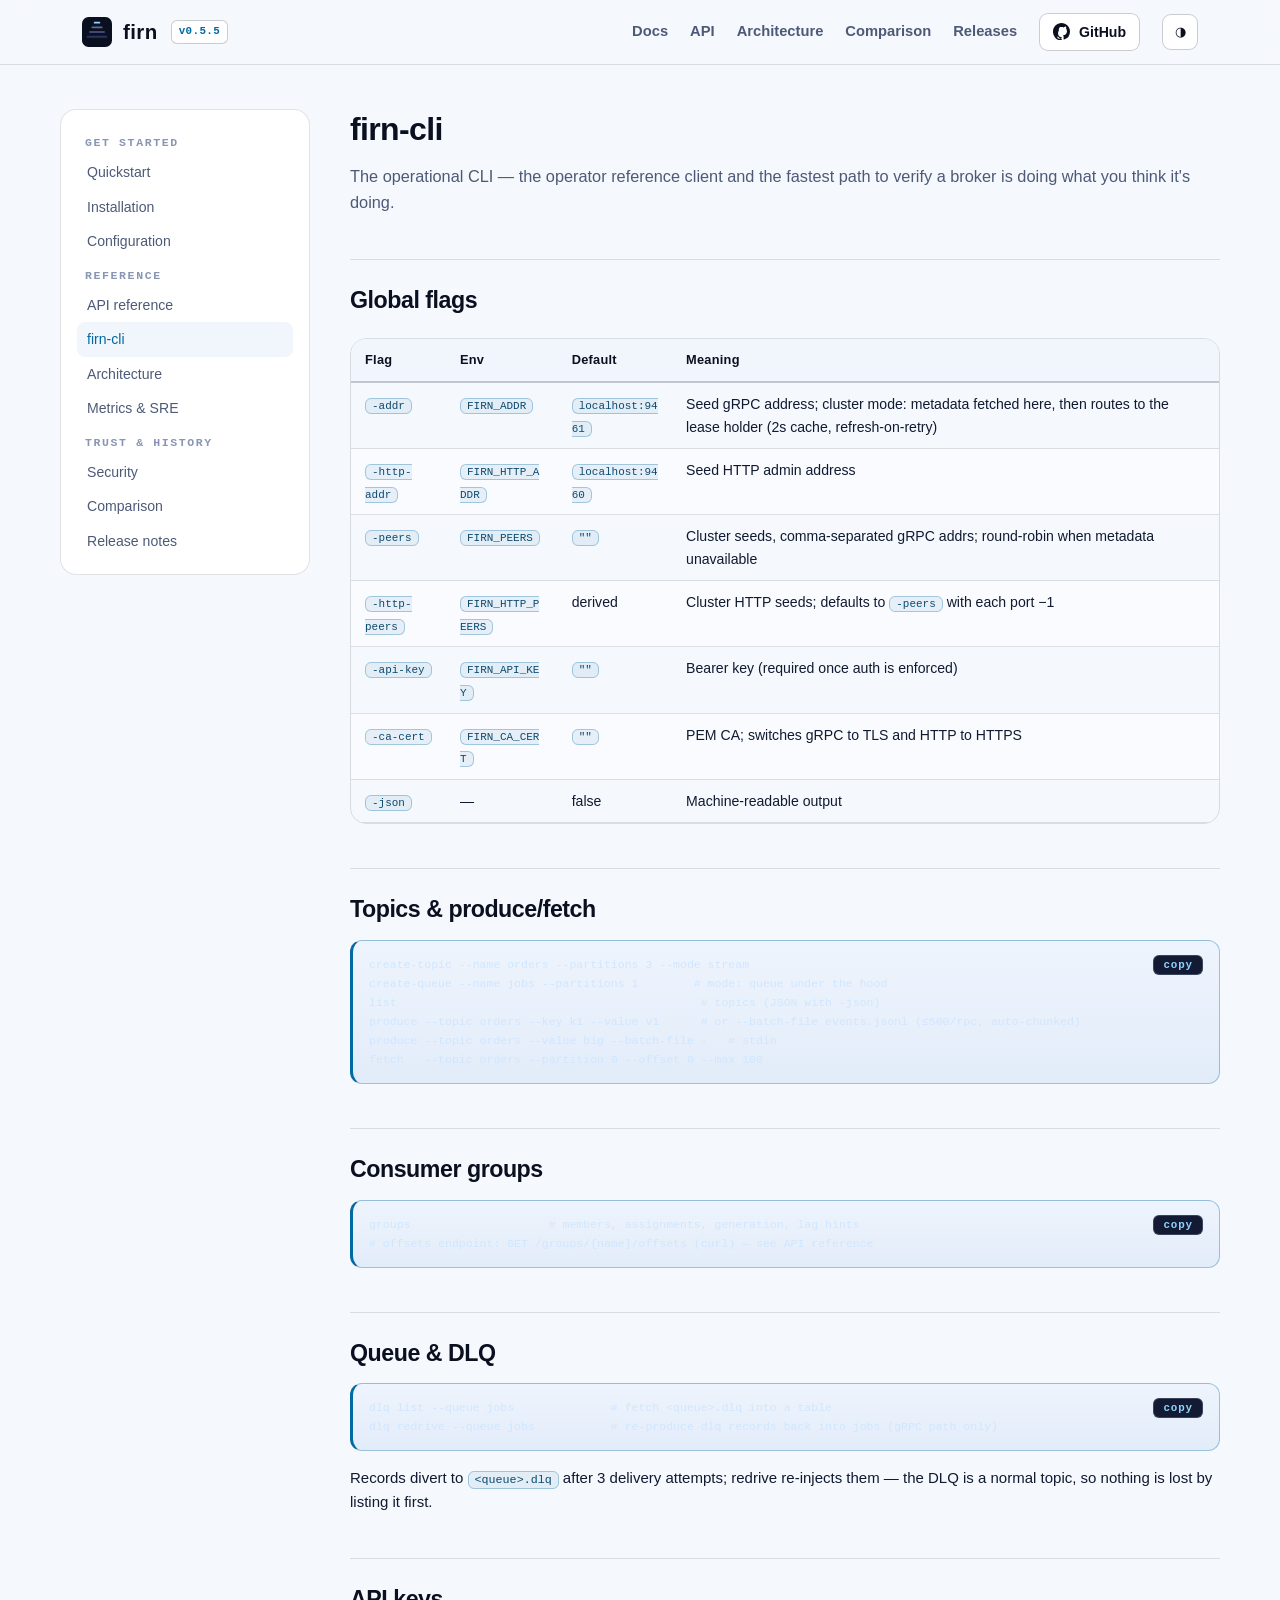
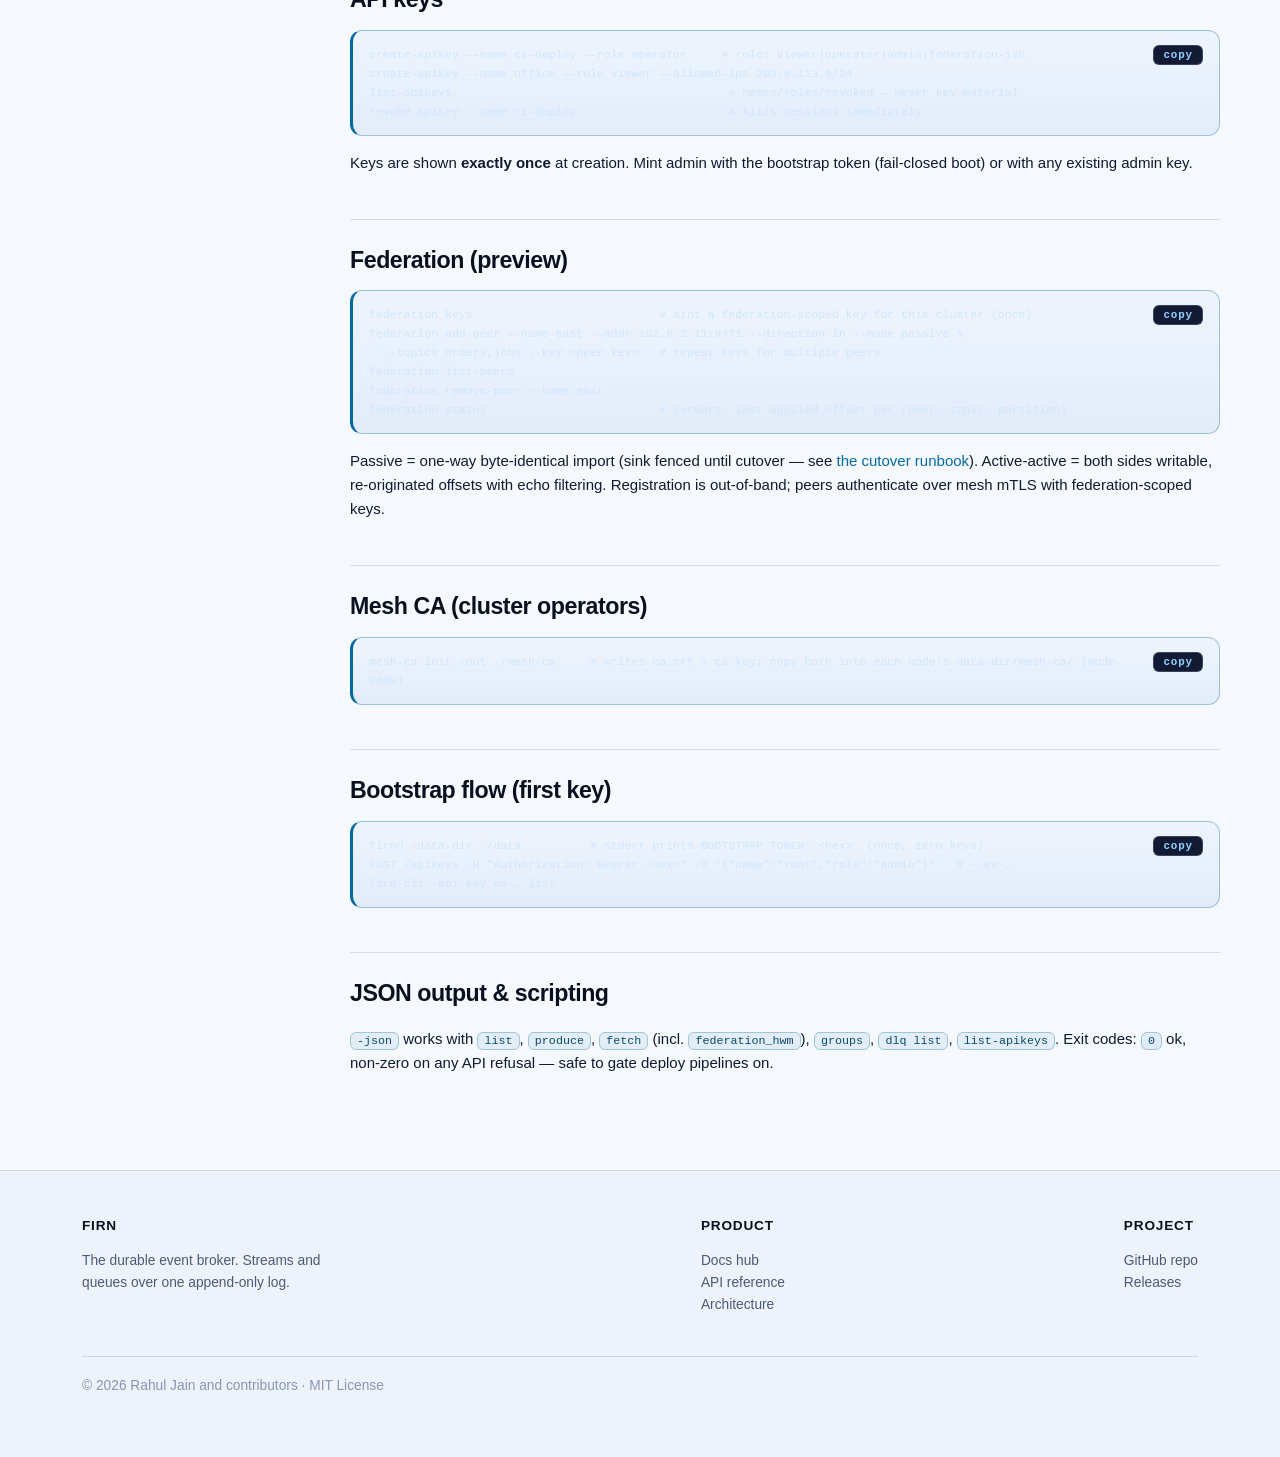
<file: site/docs/cli.html>
<!DOCTYPE html>
<html lang="en">
<head>
<meta charset="utf-8">
<meta name="viewport" content="width=device-width, initial-scale=1">
<title>firn-cli — firn</title>
<meta name="description" content="firn-cli command reference: topics, produce/fetch, consumer groups, DLQ, API keys, federation, mesh CA, cluster routing.">
<link rel="icon" href="../favicon.svg" type="image/svg+xml">
<link rel="stylesheet" href="../assets/style.css">
</head>
<body>
<header class="site-header">
  <div class="wrap">
    <a class="brand" href="../index.html" aria-label="firn home"><svg width="30" height="30" viewBox="0 0 64 64" aria-hidden="true"><rect width="64" height="64" rx="14" fill="#0b1020"/><path d="M12 42h40" stroke="#2a3458" stroke-width="4" stroke-linecap="round"/><path d="M17 32h30" stroke="#3d4a77" stroke-width="4" stroke-linecap="round"/><path d="M22 22h20" stroke="#5b6ba1" stroke-width="4" stroke-linecap="round"/><path d="M27 12h10" stroke="#8fd3ff" stroke-width="4" stroke-linecap="round"/></svg>firn <span class="ver">v0.5.5</span></a>
    <nav class="nav"><a href="index.html">Docs</a><a href="api.html">API</a><a href="architecture.html">Architecture</a><a href="comparison.html">Comparison</a><a href="releases.html">Releases</a><a class="ghbtn" href="https://github.com/rahulkj/firn" rel="noopener"><svg width="17" height="17" viewBox="0 0 16 16" fill="currentColor" aria-hidden="true"><path d="M8 0c4.42 0 8 3.58 8 8a8.013 8.013 0 0 1-5.45 7.59c-.4.08-.55-.17-.55-.38 0-.27.01-1.13.01-2.2 0-.75-.25-1.23-.54-1.47 1.78-.2 3.65-.88 3.65-3.95 0-.88-.31-1.59-.82-2.15.08-.2.36-1.02-.08-2.12 0 0-.67-.22-2.2.82-.64-.18-1.32-.27-2-.27s-1.36.09-2 .27C6.32 4.91 5.65 5.13 5.65 5.13c-.44 1.1-.16 1.92-.08 2.12-.51.56-.82 1.28-.82 2.15 0 3.06 1.86 3.75 3.64 3.95-.23.2-.44.55-.51 1.07-.46.2-1.61.55-2.33-.66-.15-.24-.6-.83-1.23-.82-1.08.01-.73.61.01.86.46.26.99 1.37 3.89.97 0 .67.01 1.15.01 1.31 0 .21-.15.45-.55.38A7.995 7.995 0 0 1 0 8c0-4.42 3.58-8 8-8"/></svg>GitHub</a><button class="theme-toggle" data-theme-toggle aria-label="Toggle theme">◑</button></nav>
    <button class="menu-toggle" data-menu-toggle aria-label="Toggle menu">≡</button>
  </div>
</header>

<main class="wrap docs-main">
<aside class="docs-side">
  <div class="side-title">Get started</div>
  <a href="quickstart.html">Quickstart</a>
  <a href="installation.html">Installation</a>
  <a href="configuration.html">Configuration</a>
  <div class="side-title">Reference</div>
  <a href="api.html">API reference</a>
  <a class="active" href="cli.html">firn-cli</a>
  <a href="architecture.html">Architecture</a>
  <a href="sre.html">Metrics &amp; SRE</a>
  <div class="side-title">Trust &amp; history</div>
  <a href="security.html">Security</a>
  <a href="comparison.html">Comparison</a>
  <a href="releases.html">Release notes</a>
</aside>
<article class="docs-content">
<h1>firn-cli</h1>
<p class="doc-lede">The operational CLI — the operator reference client and the fastest path to verify a broker is doing what you think it's doing.</p>

<h2>Global flags</h2>
<div class="table-wrap"><table>
<thead><tr><th>Flag</th><th>Env</th><th>Default</th><th>Meaning</th></tr></thead>
<tbody>
<tr><td><code>-addr</code></td><td><code>FIRN_ADDR</code></td><td><code>localhost:9461</code></td><td>Seed gRPC address; cluster mode: metadata fetched here, then routes to the lease holder (2s cache, refresh-on-retry)</td></tr>
<tr><td><code>-http-addr</code></td><td><code>FIRN_HTTP_ADDR</code></td><td><code>localhost:9460</code></td><td>Seed HTTP admin address</td></tr>
<tr><td><code>-peers</code></td><td><code>FIRN_PEERS</code></td><td><code>""</code></td><td>Cluster seeds, comma-separated gRPC addrs; round-robin when metadata unavailable</td></tr>
<tr><td><code>-http-peers</code></td><td><code>FIRN_HTTP_PEERS</code></td><td>derived</td><td>Cluster HTTP seeds; defaults to <code>-peers</code> with each port −1</td></tr>
<tr><td><code>-api-key</code></td><td><code>FIRN_API_KEY</code></td><td><code>""</code></td><td>Bearer key (required once auth is enforced)</td></tr>
<tr><td><code>-ca-cert</code></td><td><code>FIRN_CA_CERT</code></td><td><code>""</code></td><td>PEM CA; switches gRPC to TLS and HTTP to HTTPS</td></tr>
<tr><td><code>-json</code></td><td>—</td><td>false</td><td>Machine-readable output</td></tr>
</tbody></table></div>

<h2>Topics &amp; produce/fetch</h2>
<pre class="code">create-topic --name orders --partitions 3 --mode stream
create-queue --name jobs --partitions 1        # mode: queue under the hood
list                                            # topics (JSON with -json)
produce --topic orders --key k1 --value v1      # or --batch-file events.jsonl (≤500/rpc, auto-chunked)
produce --topic orders --value big --batch-file -   # stdin
fetch   --topic orders --partition 0 --offset 0 --max 100</pre>

<h2>Consumer groups</h2>
<pre class="code">groups                    # members, assignments, generation, lag hints
# offsets endpoint: GET /groups/{name}/offsets (curl) — see API reference</pre>

<h2>Queue &amp; DLQ</h2>
<pre class="code">dlq list --queue jobs              # fetch &lt;queue&gt;.dlq into a table
dlq redrive --queue jobs           # re-produce dlq records back into jobs (gRPC path only)</pre>
<p>Records divert to <code>&lt;queue&gt;.dlq</code> after 3 delivery attempts; redrive re-injects them — the DLQ is a normal topic, so nothing is lost by listing it first.</p>

<h2>API keys</h2>
<pre class="code">create-apikey --name ci-deploy --role operator     # role: viewer|operator|admin|federation-ish
create-apikey --name office --role viewer --allowed-ips 203.0.113.0/24
list-apikeys                                        # names/roles/revoked — never key material
revoke-apikey --name ci-deploy                      # kills sessions immediately</pre>
<p>Keys are shown <strong>exactly once</strong> at creation. Mint admin with the bootstrap token (fail-closed boot) or with any existing admin key.</p>

<h2>Federation (preview)</h2>
<pre class="code">federation keys                           # mint a federation-scoped key for this cluster (once)
federation add-peer --name east --addr 192.0.2.11:9471 --direction in --mode passive \
  --topics orders,jobs --key &lt;peer-key&gt;   # repeat keys for multiple peers
federation list-peers
federation remove-peer --name east
federation status                         # cursors: last applied offset per (peer, topic, partition)</pre>
<p>Passive = one-way byte-identical import (sink fenced until cutover — see <a href="https://github.com/rahulkj/firn/blob/main/docs/federation-cutover.md" rel="noopener">the cutover runbook</a>). Active-active = both sides writable, re-originated offsets with echo filtering. Registration is out-of-band; peers authenticate over mesh mTLS with federation-scoped keys.</p>

<h2>Mesh CA (cluster operators)</h2>
<pre class="code">mesh-ca init -out ./mesh-ca     # writes ca.crt + ca.key; copy both into each node's data-dir/mesh-ca/ (mode 0600)</pre>

<h2>Bootstrap flow (first key)</h2>
<pre class="code">firnd -data-dir ./data          # stderr prints BOOTSTRAP TOKEN: &lt;hex&gt;  (once, zero keys)
POST /apikeys -H "Authorization: Bearer &lt;hex&gt;" -d '{"name":"root","role":"admin"}'   # → ev-…
firn-cli -api-key ev-… list</pre>

<h2>JSON output &amp; scripting</h2>
<p><code>-json</code> works with <code>list</code>, <code>produce</code>, <code>fetch</code> (incl. <code>federation_hwm</code>), <code>groups</code>, <code>dlq list</code>, <code>list-apikeys</code>. Exit codes: <code>0</code> ok, non-zero on any API refusal — safe to gate deploy pipelines on.</p>
</article>
</main>

<footer class="site-footer"><div class="wrap"><div class="cols"><div style="max-width:280px"><h4>firn</h4><p>The durable event broker. Streams and queues over one append-only log.</p></div><div><h4>Product</h4><p><a href="index.html">Docs hub</a><br><a href="api.html">API reference</a><br><a href="architecture.html">Architecture</a></p></div><div><h4>Project</h4><p><a href="https://github.com/rahulkj/firn" rel="noopener">GitHub repo</a><br><a href="https://github.com/rahulkj/firn/releases" rel="noopener">Releases</a></p></div></div><div class="fine"><span>© 2026 Rahul Jain and contributors · MIT License</span></div></div></footer>
<script src="../assets/site.js"></script>
</body>
</html>
</file>
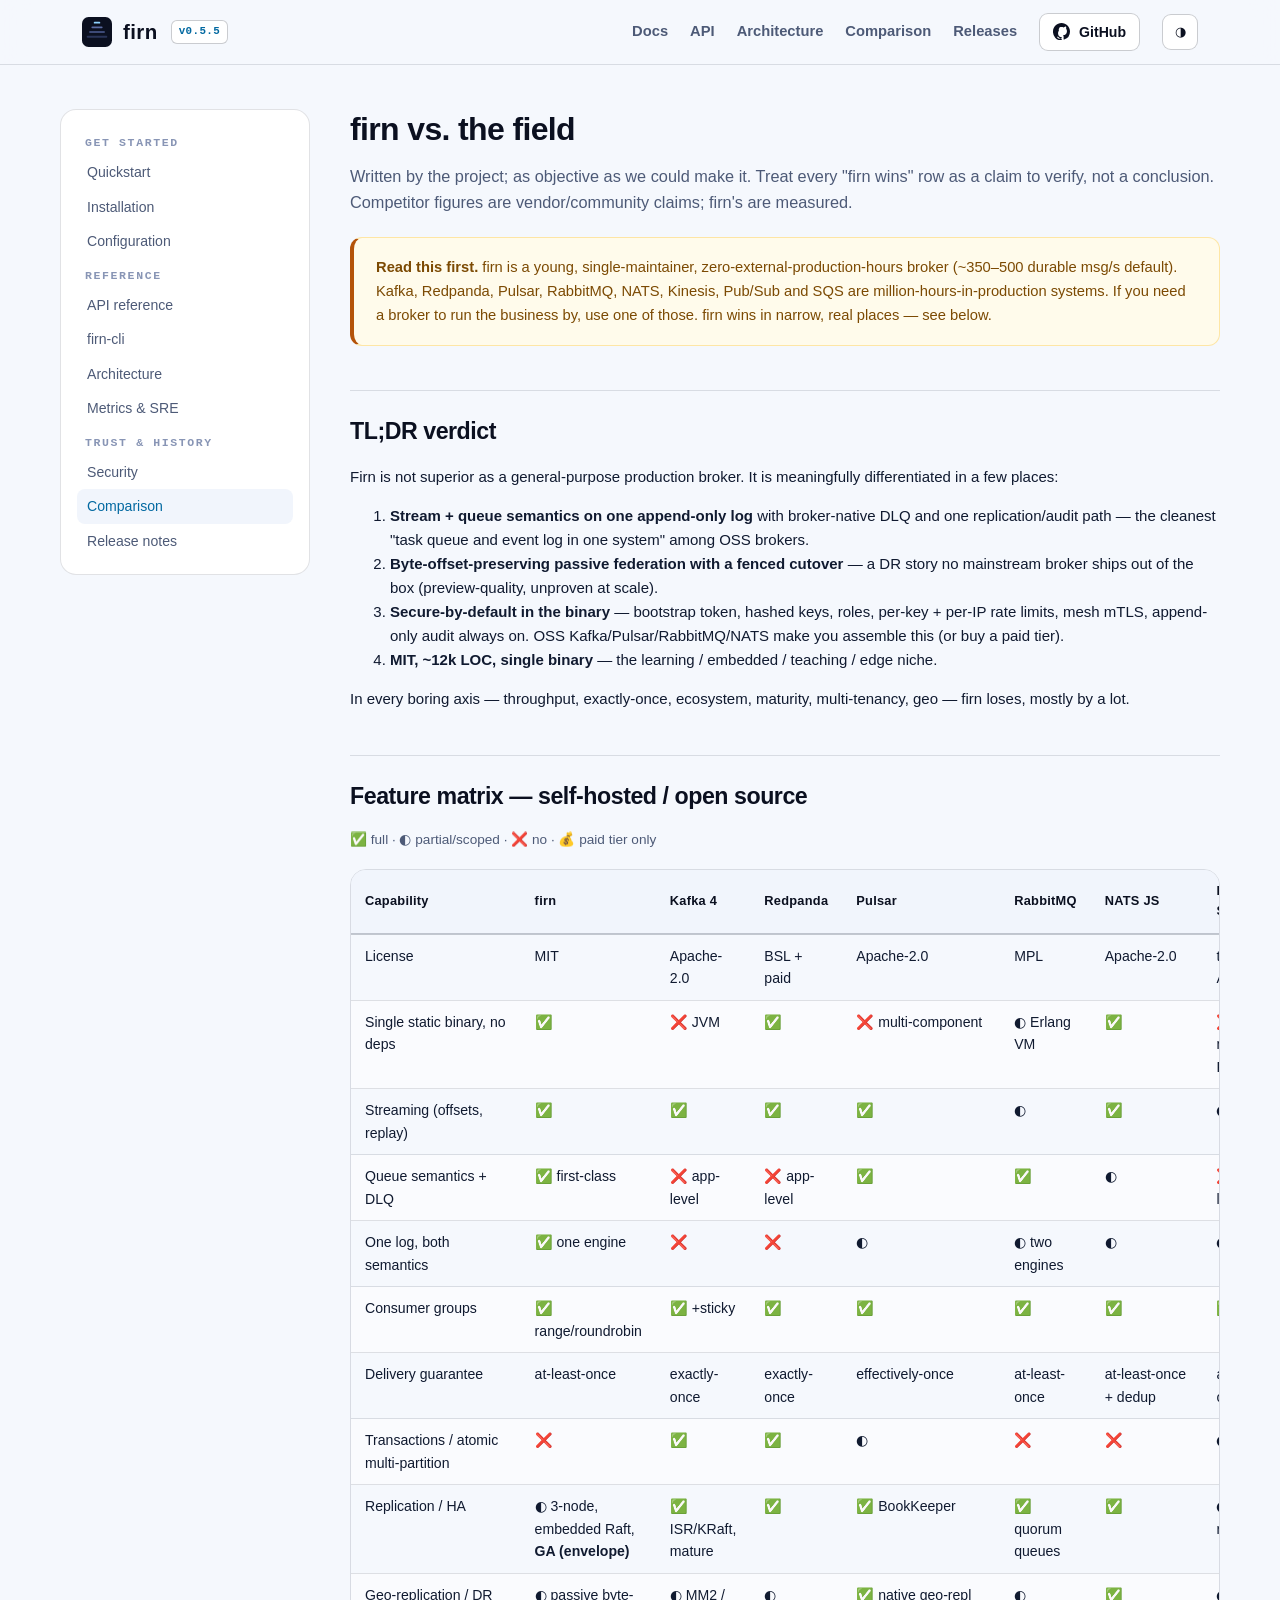
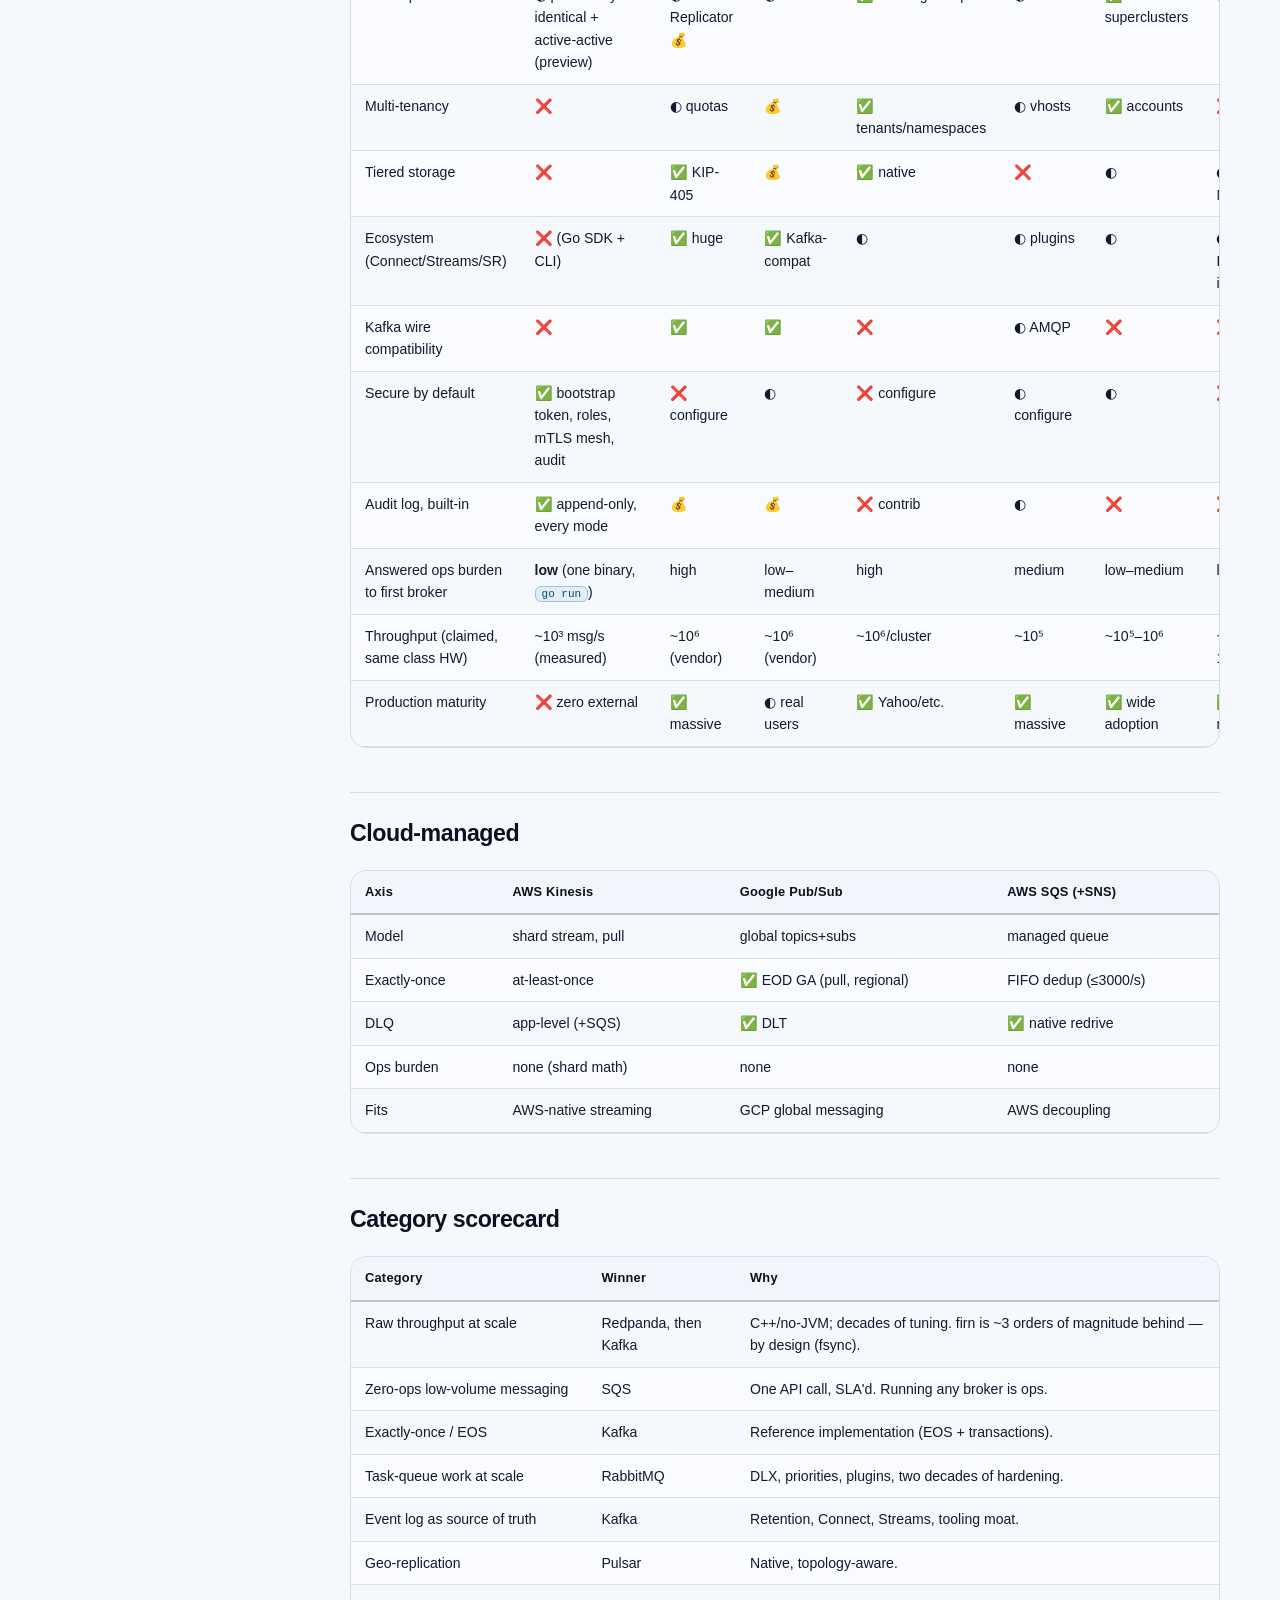
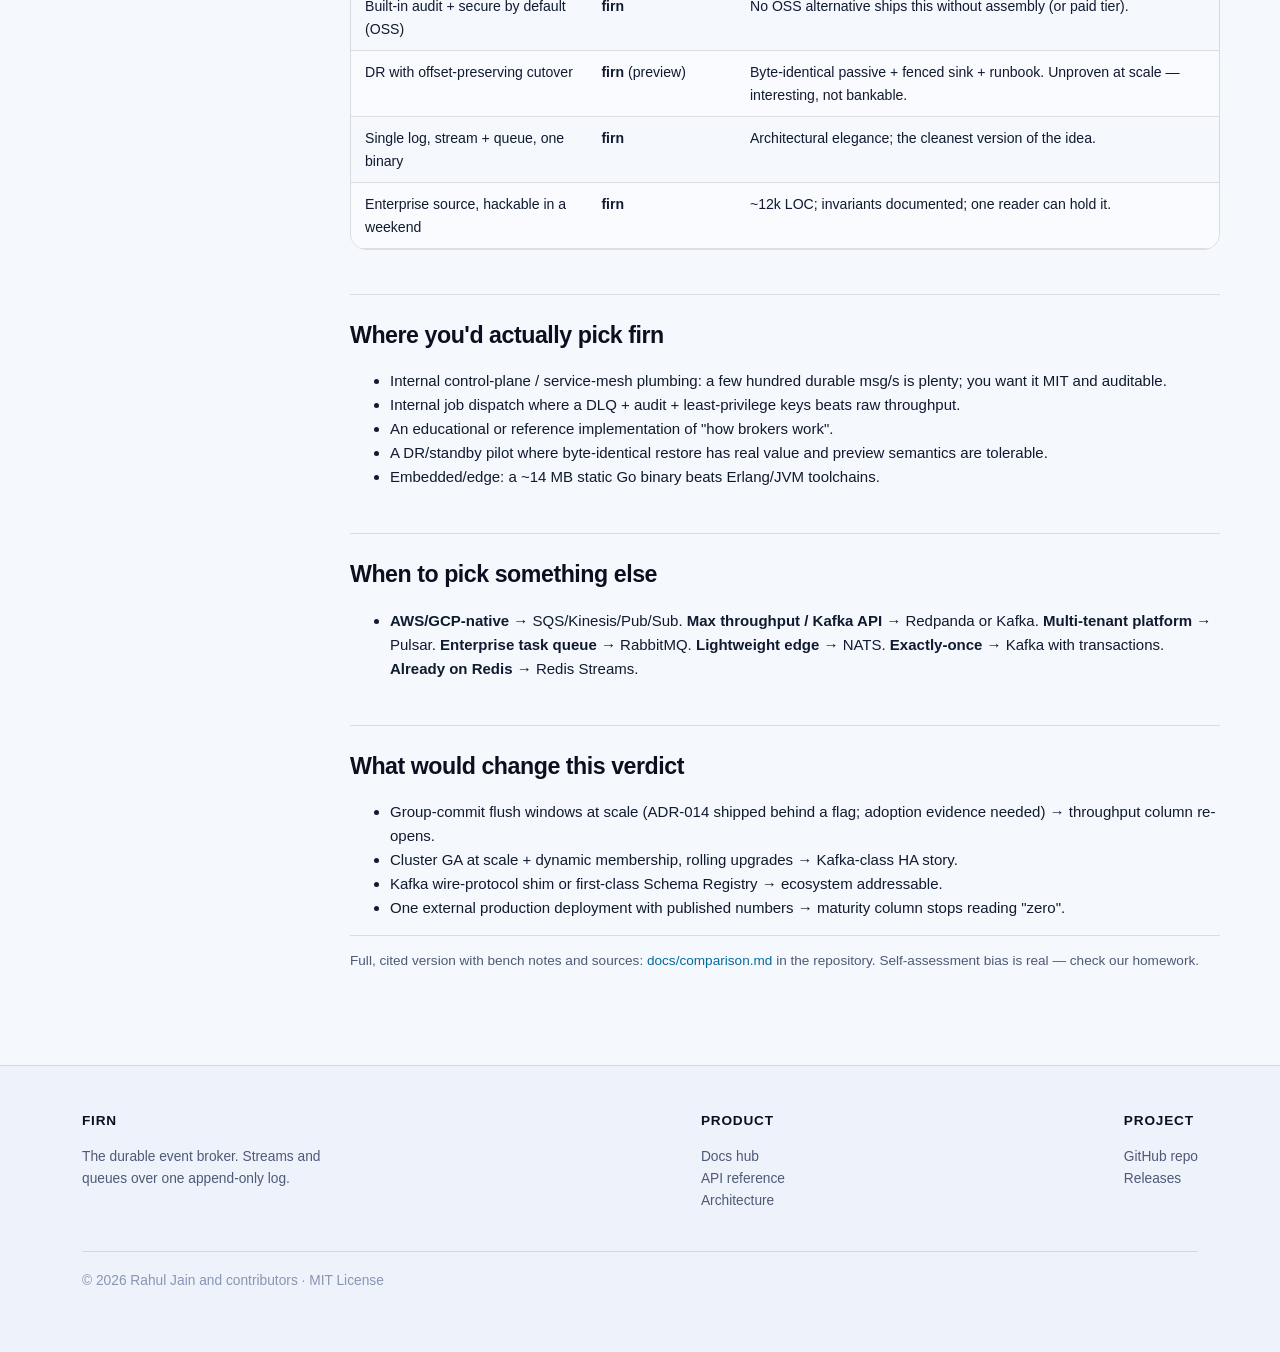
<file: site/docs/comparison.html>
<!DOCTYPE html>
<html lang="en">
<head>
<meta charset="utf-8">
<meta name="viewport" content="width=device-width, initial-scale=1">
<title>Comparison — firn vs Kafka, Redpanda, Pulsar, RabbitMQ, NATS</title>
<meta name="description" content="Self-critical comparison of firn against Apache Kafka, Redpanda, Pulsar, RabbitMQ, NATS JetStream, Redis Streams, Kinesis, Pub/Sub and SQS — where firn wins, where it loses, and what would change the verdict.">
<link rel="icon" href="../favicon.svg" type="image/svg+xml">
<link rel="stylesheet" href="../assets/style.css">
</head>
<body>
<header class="site-header">
  <div class="wrap">
    <a class="brand" href="../index.html" aria-label="firn home"><svg width="30" height="30" viewBox="0 0 64 64" aria-hidden="true"><rect width="64" height="64" rx="14" fill="#0b1020"/><path d="M12 42h40" stroke="#2a3458" stroke-width="4" stroke-linecap="round"/><path d="M17 32h30" stroke="#3d4a77" stroke-width="4" stroke-linecap="round"/><path d="M22 22h20" stroke="#5b6ba1" stroke-width="4" stroke-linecap="round"/><path d="M27 12h10" stroke="#8fd3ff" stroke-width="4" stroke-linecap="round"/></svg>firn <span class="ver">v0.5.5</span></a>
    <nav class="nav"><a href="index.html">Docs</a><a href="api.html">API</a><a href="architecture.html">Architecture</a><a href="comparison.html">Comparison</a><a href="releases.html">Releases</a><a class="ghbtn" href="https://github.com/rahulkj/firn" rel="noopener"><svg width="17" height="17" viewBox="0 0 16 16" fill="currentColor" aria-hidden="true"><path d="M8 0c4.42 0 8 3.58 8 8a8.013 8.013 0 0 1-5.45 7.59c-.4.08-.55-.17-.55-.38 0-.27.01-1.13.01-2.2 0-.75-.25-1.23-.54-1.47 1.78-.2 3.65-.88 3.65-3.95 0-.88-.31-1.59-.82-2.15.08-.2.36-1.02-.08-2.12 0 0-.67-.22-2.2.82-.64-.18-1.32-.27-2-.27s-1.36.09-2 .27C6.32 4.91 5.65 5.13 5.65 5.13c-.44 1.1-.16 1.92-.08 2.12-.51.56-.82 1.28-.82 2.15 0 3.06 1.86 3.75 3.64 3.95-.23.2-.44.55-.51 1.07-.46.2-1.61.55-2.33-.66-.15-.24-.6-.83-1.23-.82-1.08.01-.73.61.01.86.46.26.99 1.37 3.89.97 0 .67.01 1.15.01 1.31 0 .21-.15.45-.55.38A7.995 7.995 0 0 1 0 8c0-4.42 3.58-8 8-8"/></svg>GitHub</a><button class="theme-toggle" data-theme-toggle aria-label="Toggle theme">◑</button></nav>
    <button class="menu-toggle" data-menu-toggle aria-label="Toggle menu">≡</button>
  </div>
</header>

<main class="wrap docs-main">
<aside class="docs-side">
  <div class="side-title">Get started</div>
  <a href="quickstart.html">Quickstart</a>
  <a href="installation.html">Installation</a>
  <a href="configuration.html">Configuration</a>
  <div class="side-title">Reference</div>
  <a href="api.html">API reference</a>
  <a href="cli.html">firn-cli</a>
  <a href="architecture.html">Architecture</a>
  <a href="sre.html">Metrics &amp; SRE</a>
  <div class="side-title">Trust &amp; history</div>
  <a href="security.html">Security</a>
  <a class="active" href="comparison.html">Comparison</a>
  <a href="releases.html">Release notes</a>
</aside>
<article class="docs-content">
<h1>firn vs. the field</h1>
<p class="doc-lede">Written by the project; as objective as we could make it. Treat every "firn wins" row as a claim to verify, not a conclusion. Competitor figures are vendor/community claims; firn's are measured.</p>

<div class="honesty">
<strong>Read this first.</strong> firn is a young, single-maintainer, zero-external-production-hours broker (~350–500 durable msg/s default). Kafka, Redpanda, Pulsar, RabbitMQ, NATS, Kinesis, Pub/Sub and SQS are million-hours-in-production systems. If you need a broker to run the business by, use one of those. firn wins in narrow, real places — see below.
</div>

<h2>TL;DR verdict</h2>
<p>Firn is not superior as a general-purpose production broker. It is meaningfully differentiated in a few places:</p>
<ol>
<li><strong>Stream + queue semantics on one append-only log</strong> with broker-native DLQ and one replication/audit path — the cleanest "task queue and event log in one system" among OSS brokers.</li>
<li><strong>Byte-offset-preserving passive federation with a fenced cutover</strong> — a DR story no mainstream broker ships out of the box (preview-quality, unproven at scale).</li>
<li><strong>Secure-by-default in the binary</strong> — bootstrap token, hashed keys, roles, per-key + per-IP rate limits, mesh mTLS, append-only audit always on. OSS Kafka/Pulsar/RabbitMQ/NATS make you assemble this (or buy a paid tier).</li>
<li><strong>MIT, ~12k LOC, single binary</strong> — the learning / embedded / teaching / edge niche.</li>
</ol>
<p>In every boring axis — throughput, exactly-once, ecosystem, maturity, multi-tenancy, geo — firn loses, mostly by a lot.</p>

<h2>Feature matrix — self-hosted / open source</h2>
<p style="color:var(--muted);font-size:.85rem">✅ full · ◐ partial/scoped · ❌ no · 💰 paid tier only</p>
<div class="table-wrap"><table>
<thead><tr><th>Capability</th><th>firn</th><th>Kafka 4</th><th>Redpanda</th><th>Pulsar</th><th>RabbitMQ</th><th>NATS JS</th><th>Redis Streams</th></tr></thead>
<tbody>
<tr><td>License</td><td>MIT</td><td>Apache-2.0</td><td>BSL + paid</td><td>Apache-2.0</td><td>MPL</td><td>Apache-2.0</td><td>tri (incl. AGPL)</td></tr>
<tr><td>Single static binary, no deps</td><td>✅</td><td>❌ JVM</td><td>✅</td><td>❌ multi-component</td><td>◐ Erlang VM</td><td>✅</td><td>❌ needs Redis</td></tr>
<tr><td>Streaming (offsets, replay)</td><td>✅</td><td>✅</td><td>✅</td><td>✅</td><td>◐</td><td>✅</td><td>◐</td></tr>
<tr><td>Queue semantics + DLQ</td><td>✅ first-class</td><td>❌ app-level</td><td>❌ app-level</td><td>✅</td><td>✅</td><td>◐</td><td>❌ app-level</td></tr>
<tr><td>One log, both semantics</td><td>✅ one engine</td><td>❌</td><td>❌</td><td>◐</td><td>◐ two engines</td><td>◐</td><td>◐</td></tr>
<tr><td>Consumer groups</td><td>✅ range/roundrobin</td><td>✅ +sticky</td><td>✅</td><td>✅</td><td>✅</td><td>✅</td><td>✅</td></tr>
<tr><td>Delivery guarantee</td><td>at-least-once</td><td>exactly-once</td><td>exactly-once</td><td>effectively-once</td><td>at-least-once</td><td>at-least-once + dedup</td><td>at-least-once</td></tr>
<tr><td>Transactions / atomic multi-partition</td><td>❌</td><td>✅</td><td>✅</td><td>◐</td><td>❌</td><td>❌</td><td>◐ MULTI</td></tr>
<tr><td>Replication / HA</td><td>◐ 3-node, embedded Raft, <strong>GA (envelope)</strong></td><td>✅ ISR/KRaft, mature</td><td>✅</td><td>✅ BookKeeper</td><td>✅ quorum queues</td><td>✅</td><td>◐ async replicas</td></tr>
<tr><td>Geo-replication / DR</td><td>◐ passive byte-identical + active-active (preview)</td><td>◐ MM2 / Replicator 💰</td><td>◐</td><td>✅ native geo-repl</td><td>◐</td><td>✅ superclusters</td><td>◐</td></tr>
<tr><td>Multi-tenancy</td><td>❌</td><td>◐ quotas</td><td>💰</td><td>✅ tenants/namespaces</td><td>◐ vhosts</td><td>✅ accounts</td><td>❌</td></tr>
<tr><td>Tiered storage</td><td>❌</td><td>✅ KIP-405</td><td>💰</td><td>✅ native</td><td>❌</td><td>◐</td><td>◐ MAXLEN</td></tr>
<tr><td>Ecosystem (Connect/Streams/SR)</td><td>❌ (Go SDK + CLI)</td><td>✅ huge</td><td>✅ Kafka-compat</td><td>◐</td><td>◐ plugins</td><td>◐</td><td>◐ (no Kafka interop)</td></tr>
<tr><td>Kafka wire compatibility</td><td>❌</td><td>✅</td><td>✅</td><td>❌</td><td>◐ AMQP</td><td>❌</td><td>❌</td></tr>
<tr><td>Secure by default</td><td>✅ bootstrap token, roles, mTLS mesh, audit</td><td>❌ configure</td><td>◐</td><td>❌ configure</td><td>◐ configure</td><td>◐</td><td>❌</td></tr>
<tr><td>Audit log, built-in</td><td>✅ append-only, every mode</td><td>💰</td><td>💰</td><td>❌ contrib</td><td>◐</td><td>❌</td><td>❌</td></tr>
<tr><td>Answered ops burden to first broker</td><td><strong>low</strong> (one binary, <code>go run</code>)</td><td>high</td><td>low–medium</td><td>high</td><td>medium</td><td>low–medium</td><td>low</td></tr>
<tr><td>Throughput (claimed, same class HW)</td><td>~10³ msg/s (measured)</td><td>~10⁶ (vendor)</td><td>~10⁶ (vendor)</td><td>~10⁶/cluster</td><td>~10⁵</td><td>~10⁵–10⁶</td><td>~10⁵–10⁶</td></tr>
<tr><td>Production maturity</td><td>❌ zero external</td><td>✅ massive</td><td>◐ real users</td><td>✅ Yahoo/etc.</td><td>✅ massive</td><td>✅ wide adoption</td><td>✅ massive</td></tr>
</tbody></table></div>

<h2>Cloud-managed</h2>
<div class="table-wrap"><table>
<thead><tr><th>Axis</th><th>AWS Kinesis</th><th>Google Pub/Sub</th><th>AWS SQS (+SNS)</th></tr></thead>
<tbody>
<tr><td>Model</td><td>shard stream, pull</td><td>global topics+subs</td><td>managed queue</td></tr>
<tr><td>Exactly-once</td><td>at-least-once</td><td>✅ EOD GA (pull, regional)</td><td>FIFO dedup (≤3000/s)</td></tr>
<tr><td>DLQ</td><td>app-level (+SQS)</td><td>✅ DLT</td><td>✅ native redrive</td></tr>
<tr><td>Ops burden</td><td>none (shard math)</td><td>none</td><td>none</td></tr>
<tr><td>Fits</td><td>AWS-native streaming</td><td>GCP global messaging</td><td>AWS decoupling</td></tr>
</tbody></table></div>

<h2>Category scorecard</h2>
<div class="table-wrap"><table>
<thead><tr><th>Category</th><th>Winner</th><th>Why</th></tr></thead>
<tbody>
<tr><td>Raw throughput at scale</td><td>Redpanda, then Kafka</td><td>C++/no-JVM; decades of tuning. firn is ~3 orders of magnitude behind — by design (fsync).</td></tr>
<tr><td>Zero-ops low-volume messaging</td><td>SQS</td><td>One API call, SLA'd. Running any broker is ops.</td></tr>
<tr><td>Exactly-once / EOS</td><td>Kafka</td><td>Reference implementation (EOS + transactions).</td></tr>
<tr><td>Task-queue work at scale</td><td>RabbitMQ</td><td>DLX, priorities, plugins, two decades of hardening.</td></tr>
<tr><td>Event log as source of truth</td><td>Kafka</td><td>Retention, Connect, Streams, tooling moat.</td></tr>
<tr><td>Geo-replication</td><td>Pulsar</td><td>Native, topology-aware.</td></tr>
<tr><td>Built-in audit + secure by default (OSS)</td><td><strong>firn</strong></td><td>No OSS alternative ships this without assembly (or paid tier).</td></tr>
<tr><td>DR with offset-preserving cutover</td><td><strong>firn</strong> (preview)</td><td>Byte-identical passive + fenced sink + runbook. Unproven at scale — interesting, not bankable.</td></tr>
<tr><td>Single log, stream + queue, one binary</td><td><strong>firn</strong></td><td>Architectural elegance; the cleanest version of the idea.</td></tr>
<tr><td>Enterprise source, hackable in a weekend</td><td><strong>firn</strong></td><td>~12k LOC; invariants documented; one reader can hold it.</td></tr>
</tbody></table></div>

<h2>Where you'd actually pick firn</h2>
<ul>
<li>Internal control-plane / service-mesh plumbing: a few hundred durable msg/s is plenty; you want it MIT and auditable.</li>
<li>Internal job dispatch where a DLQ + audit + least-privilege keys beats raw throughput.</li>
<li>An educational or reference implementation of "how brokers work".</li>
<li>A DR/standby pilot where byte-identical restore has real value and preview semantics are tolerable.</li>
<li>Embedded/edge: a ~14 MB static Go binary beats Erlang/JVM toolchains.</li>
</ul>
<h2>When to pick something else</h2>
<ul>
<li><strong>AWS/GCP-native</strong> → SQS/Kinesis/Pub/Sub. <strong>Max throughput / Kafka API</strong> → Redpanda or Kafka. <strong>Multi-tenant platform</strong> → Pulsar. <strong>Enterprise task queue</strong> → RabbitMQ. <strong>Lightweight edge</strong> → NATS. <strong>Exactly-once</strong> → Kafka with transactions. <strong>Already on Redis</strong> → Redis Streams.</li>
</ul>

<h2>What would change this verdict</h2>
<ul>
<li>Group-commit flush windows at scale (ADR-014 shipped behind a flag; adoption evidence needed) → throughput column re-opens.</li>
<li>Cluster GA at scale + dynamic membership, rolling upgrades → Kafka-class HA story.</li>
<li>Kafka wire-protocol shim or first-class Schema Registry → ecosystem addressable.</li>
<li>One external production deployment with published numbers → maturity column stops reading "zero".</li>
</ul>

<p style="color:var(--muted);font-size:.85rem;border-top:1px solid var(--line);padding-top:14px">Full, cited version with bench notes and sources: <a href="https://github.com/rahulkj/firn/blob/main/docs/comparison.md" rel="noopener">docs/comparison.md</a> in the repository. Self-assessment bias is real — check our homework.</p>
</article>
</main>

<footer class="site-footer"><div class="wrap"><div class="cols"><div style="max-width:280px"><h4>firn</h4><p>The durable event broker. Streams and queues over one append-only log.</p></div><div><h4>Product</h4><p><a href="index.html">Docs hub</a><br><a href="api.html">API reference</a><br><a href="architecture.html">Architecture</a></p></div><div><h4>Project</h4><p><a href="https://github.com/rahulkj/firn" rel="noopener">GitHub repo</a><br><a href="https://github.com/rahulkj/firn/releases" rel="noopener">Releases</a></p></div></div><div class="fine"><span>© 2026 Rahul Jain and contributors · MIT License</span></div></div></footer>
<script src="../assets/site.js"></script>
</body>
</html>
</file>
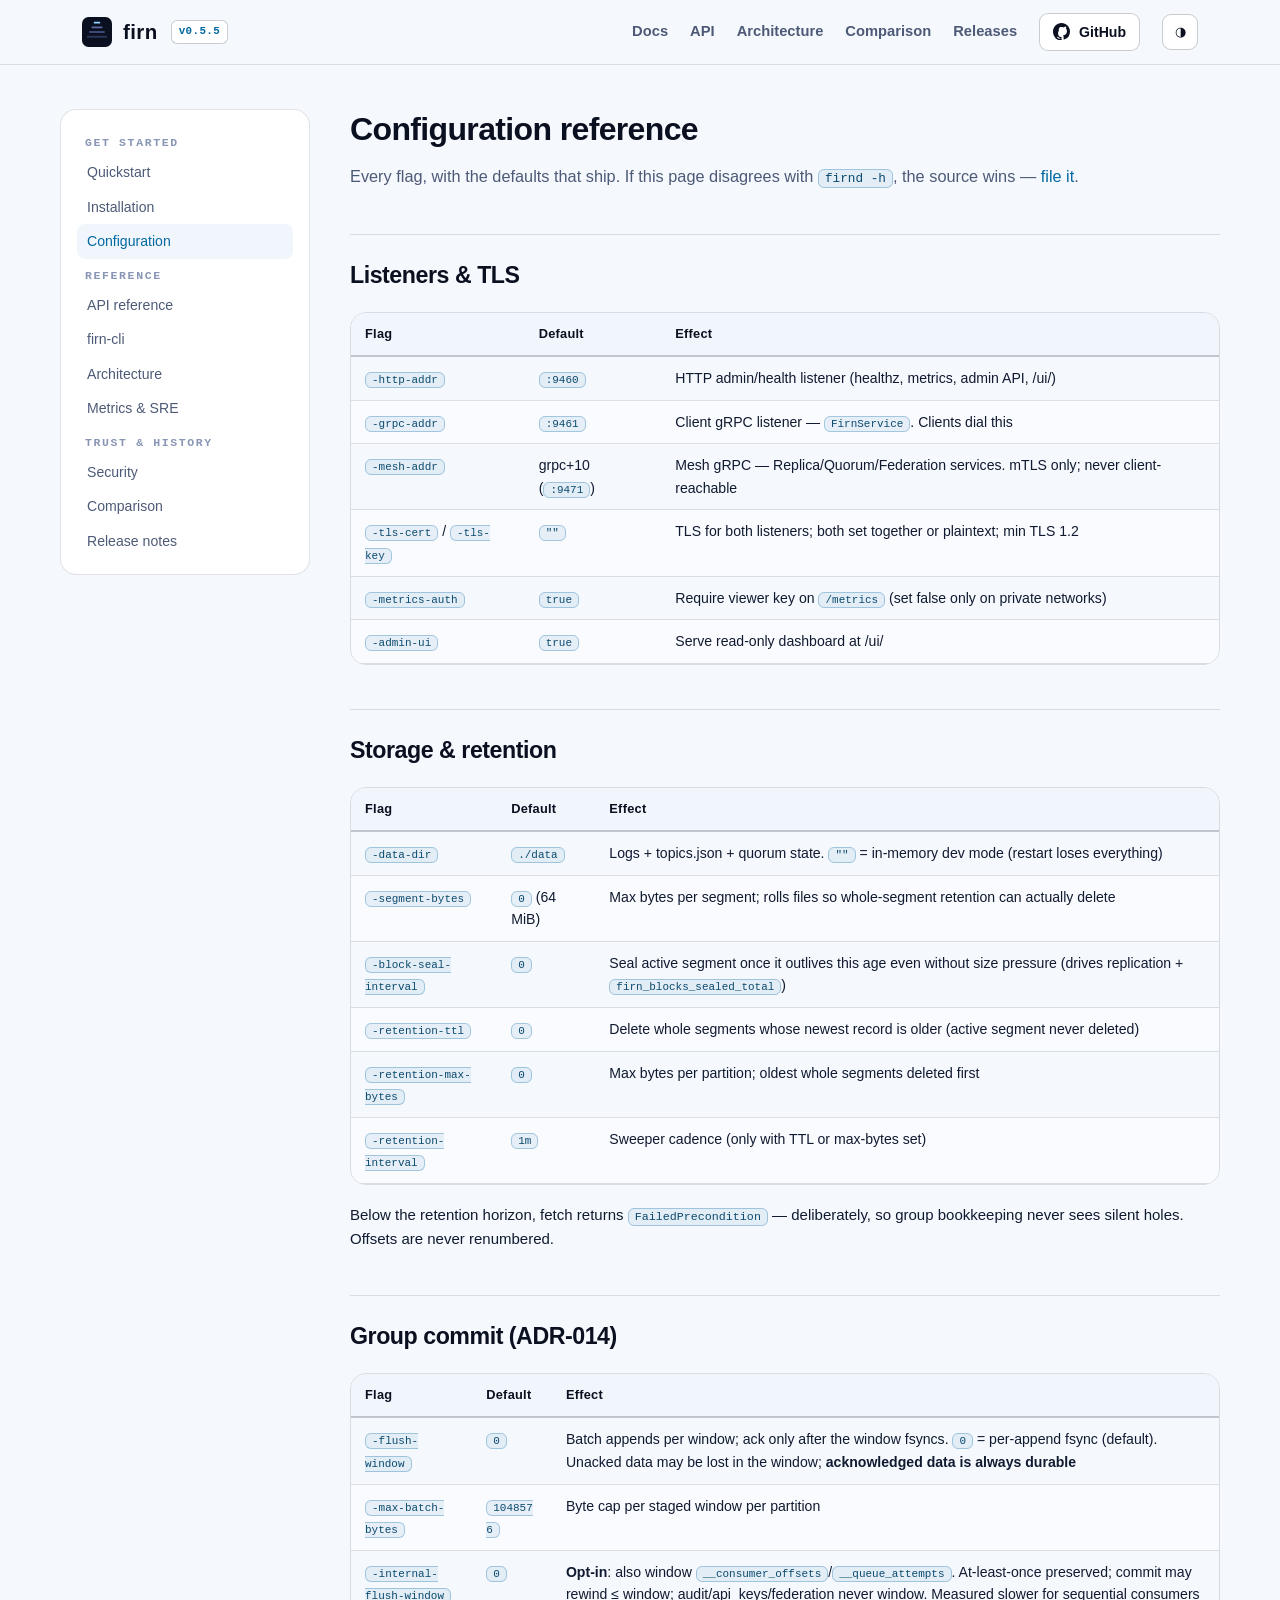
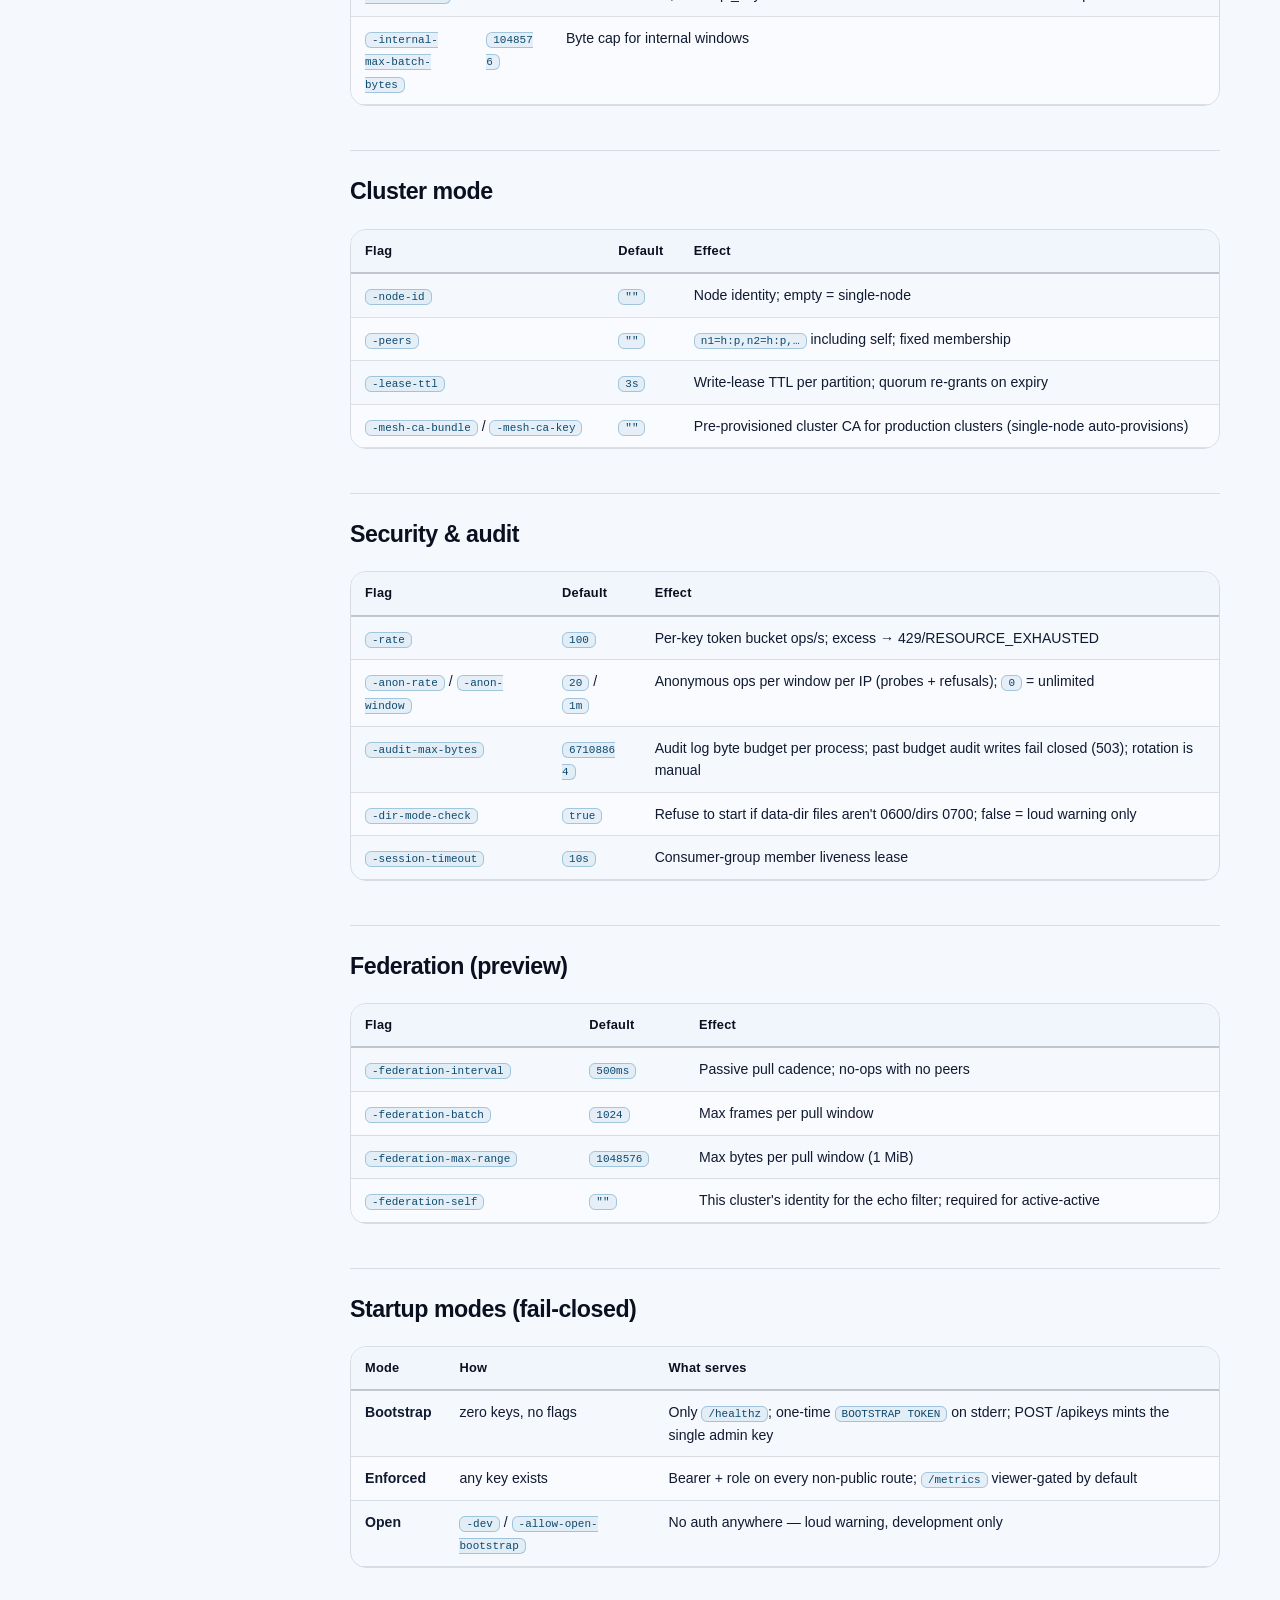
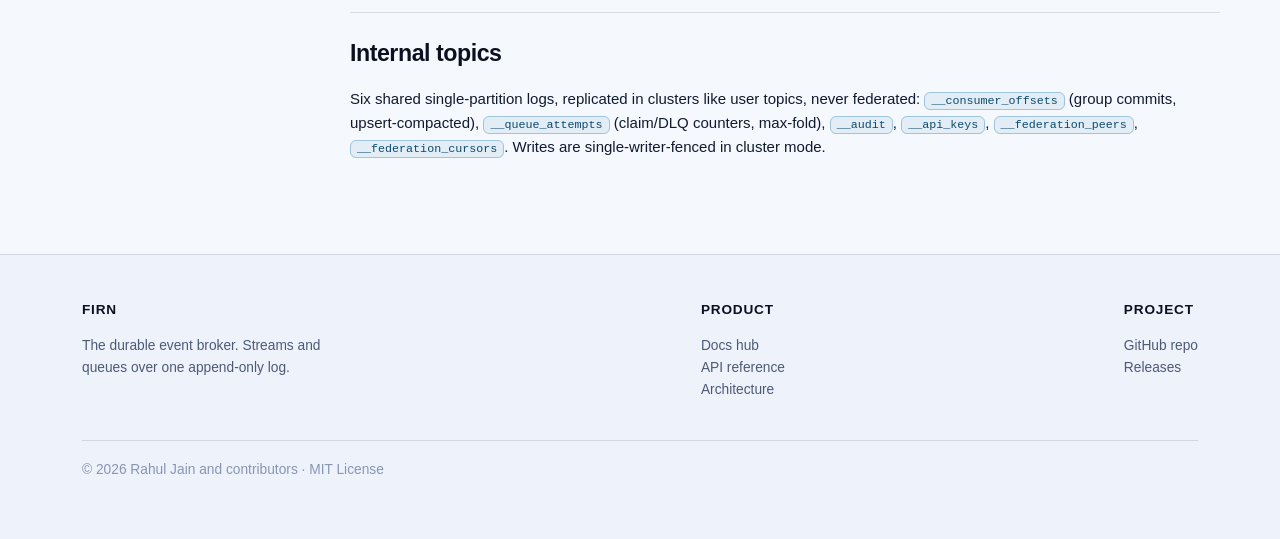
<file: site/docs/configuration.html>
<!DOCTYPE html>
<html lang="en">
<head>
<meta charset="utf-8">
<meta name="viewport" content="width=device-width, initial-scale=1">
<title>Configuration — firn</title>
<meta name="description" content="Every firnd flag with defaults: listeners, retention, segments, flush windows, cluster mode, audit, security.">
<link rel="icon" href="../favicon.svg" type="image/svg+xml">
<link rel="stylesheet" href="../assets/style.css">
</head>
<body>
<header class="site-header">
  <div class="wrap">
    <a class="brand" href="../index.html" aria-label="firn home"><svg width="30" height="30" viewBox="0 0 64 64" aria-hidden="true"><rect width="64" height="64" rx="14" fill="#0b1020"/><path d="M12 42h40" stroke="#2a3458" stroke-width="4" stroke-linecap="round"/><path d="M17 32h30" stroke="#3d4a77" stroke-width="4" stroke-linecap="round"/><path d="M22 22h20" stroke="#5b6ba1" stroke-width="4" stroke-linecap="round"/><path d="M27 12h10" stroke="#8fd3ff" stroke-width="4" stroke-linecap="round"/></svg>firn <span class="ver">v0.5.5</span></a>
    <nav class="nav"><a href="index.html">Docs</a><a href="api.html">API</a><a href="architecture.html">Architecture</a><a href="comparison.html">Comparison</a><a href="releases.html">Releases</a><a class="ghbtn" href="https://github.com/rahulkj/firn" rel="noopener"><svg width="17" height="17" viewBox="0 0 16 16" fill="currentColor" aria-hidden="true"><path d="M8 0c4.42 0 8 3.58 8 8a8.013 8.013 0 0 1-5.45 7.59c-.4.08-.55-.17-.55-.38 0-.27.01-1.13.01-2.2 0-.75-.25-1.23-.54-1.47 1.78-.2 3.65-.88 3.65-3.95 0-.88-.31-1.59-.82-2.15.08-.2.36-1.02-.08-2.12 0 0-.67-.22-2.2.82-.64-.18-1.32-.27-2-.27s-1.36.09-2 .27C6.32 4.91 5.65 5.13 5.65 5.13c-.44 1.1-.16 1.92-.08 2.12-.51.56-.82 1.28-.82 2.15 0 3.06 1.86 3.75 3.64 3.95-.23.2-.44.55-.51 1.07-.46.2-1.61.55-2.33-.66-.15-.24-.6-.83-1.23-.82-1.08.01-.73.61.01.86.46.26.99 1.37 3.89.97 0 .67.01 1.15.01 1.31 0 .21-.15.45-.55.38A7.995 7.995 0 0 1 0 8c0-4.42 3.58-8 8-8"/></svg>GitHub</a><button class="theme-toggle" data-theme-toggle aria-label="Toggle theme">◑</button></nav>
    <button class="menu-toggle" data-menu-toggle aria-label="Toggle menu">≡</button>
  </div>
</header>

<main class="wrap docs-main">
<aside class="docs-side">
  <div class="side-title">Get started</div>
  <a href="quickstart.html">Quickstart</a>
  <a href="installation.html">Installation</a>
  <a class="active" href="configuration.html">Configuration</a>
  <div class="side-title">Reference</div>
  <a href="api.html">API reference</a>
  <a href="cli.html">firn-cli</a>
  <a href="architecture.html">Architecture</a>
  <a href="sre.html">Metrics &amp; SRE</a>
  <div class="side-title">Trust &amp; history</div>
  <a href="security.html">Security</a>
  <a href="comparison.html">Comparison</a>
  <a href="releases.html">Release notes</a>
</aside>
<article class="docs-content">
<h1>Configuration reference</h1>
<p class="doc-lede">Every flag, with the defaults that ship. If this page disagrees with <code>firnd -h</code>, the source wins — <a href="https://github.com/rahulkj/firn/issues" rel="noopener">file it</a>.</p>

<h2>Listeners &amp; TLS</h2>
<div class="table-wrap"><table>
<thead><tr><th>Flag</th><th>Default</th><th>Effect</th></tr></thead>
<tbody>
<tr><td><code>-http-addr</code></td><td><code>:9460</code></td><td>HTTP admin/health listener (healthz, metrics, admin API, /ui/)</td></tr>
<tr><td><code>-grpc-addr</code></td><td><code>:9461</code></td><td>Client gRPC listener — <code>FirnService</code>. Clients dial this</td></tr>
<tr><td><code>-mesh-addr</code></td><td>grpc+10 (<code>:9471</code>)</td><td>Mesh gRPC — Replica/Quorum/Federation services. mTLS only; never client-reachable</td></tr>
<tr><td><code>-tls-cert</code> / <code>-tls-key</code></td><td><code>""</code></td><td>TLS for both listeners; both set together or plaintext; min TLS 1.2</td></tr>
<tr><td><code>-metrics-auth</code></td><td><code>true</code></td><td>Require viewer key on <code>/metrics</code> (set false only on private networks)</td></tr>
<tr><td><code>-admin-ui</code></td><td><code>true</code></td><td>Serve read-only dashboard at /ui/</td></tr>
</tbody></table></div>

<h2>Storage &amp; retention</h2>
<div class="table-wrap"><table>
<thead><tr><th>Flag</th><th>Default</th><th>Effect</th></tr></thead>
<tbody>
<tr><td><code>-data-dir</code></td><td><code>./data</code></td><td>Logs + topics.json + quorum state. <code>""</code> = in-memory dev mode (restart loses everything)</td></tr>
<tr><td><code>-segment-bytes</code></td><td><code>0</code> (64 MiB)</td><td>Max bytes per segment; rolls files so whole-segment retention can actually delete</td></tr>
<tr><td><code>-block-seal-interval</code></td><td><code>0</code></td><td>Seal active segment once it outlives this age even without size pressure (drives replication + <code>firn_blocks_sealed_total</code>)</td></tr>
<tr><td><code>-retention-ttl</code></td><td><code>0</code></td><td>Delete whole segments whose newest record is older (active segment never deleted)</td></tr>
<tr><td><code>-retention-max-bytes</code></td><td><code>0</code></td><td>Max bytes per partition; oldest whole segments deleted first</td></tr>
<tr><td><code>-retention-interval</code></td><td><code>1m</code></td><td>Sweeper cadence (only with TTL or max-bytes set)</td></tr>
</tbody></table></div>
<p>Below the retention horizon, fetch returns <code>FailedPrecondition</code> — deliberately, so group bookkeeping never sees silent holes. Offsets are never renumbered.</p>

<h2>Group commit (ADR-014)</h2>
<div class="table-wrap"><table>
<thead><tr><th>Flag</th><th>Default</th><th>Effect</th></tr></thead>
<tbody>
<tr><td><code>-flush-window</code></td><td><code>0</code></td><td>Batch appends per window; ack only after the window fsyncs. <code>0</code> = per-append fsync (default). Unacked data may be lost in the window; <strong>acknowledged data is always durable</strong></td></tr>
<tr><td><code>-max-batch-bytes</code></td><td><code>1048576</code></td><td>Byte cap per staged window per partition</td></tr>
<tr><td><code>-internal-flush-window</code></td><td><code>0</code></td><td><strong>Opt-in</strong>: also window <code>__consumer_offsets</code>/<code>__queue_attempts</code>. At-least-once preserved; commit may rewind ≤ window; audit/api_keys/federation never window. Measured slower for sequential consumers</td></tr>
<tr><td><code>-internal-max-batch-bytes</code></td><td><code>1048576</code></td><td>Byte cap for internal windows</td></tr>
</tbody></table></div>

<h2>Cluster mode</h2>
<div class="table-wrap"><table>
<thead><tr><th>Flag</th><th>Default</th><th>Effect</th></tr></thead>
<tbody>
<tr><td><code>-node-id</code></td><td><code>""</code></td><td>Node identity; empty = single-node</td></tr>
<tr><td><code>-peers</code></td><td><code>""</code></td><td><code>n1=h:p,n2=h:p,…</code> including self; fixed membership</td></tr>
<tr><td><code>-lease-ttl</code></td><td><code>3s</code></td><td>Write-lease TTL per partition; quorum re-grants on expiry</td></tr>
<tr><td><code>-mesh-ca-bundle</code> / <code>-mesh-ca-key</code></td><td><code>""</code></td><td>Pre-provisioned cluster CA for production clusters (single-node auto-provisions)</td></tr>
</tbody></table></div>

<h2>Security &amp; audit</h2>
<div class="table-wrap"><table>
<thead><tr><th>Flag</th><th>Default</th><th>Effect</th></tr></thead>
<tbody>
<tr><td><code>-rate</code></td><td><code>100</code></td><td>Per-key token bucket ops/s; excess → 429/RESOURCE_EXHAUSTED</td></tr>
<tr><td><code>-anon-rate</code> / <code>-anon-window</code></td><td><code>20</code> / <code>1m</code></td><td>Anonymous ops per window per IP (probes + refusals); <code>0</code> = unlimited</td></tr>
<tr><td><code>-audit-max-bytes</code></td><td><code>67108864</code></td><td>Audit log byte budget per process; past budget audit writes fail closed (503); rotation is manual</td></tr>
<tr><td><code>-dir-mode-check</code></td><td><code>true</code></td><td>Refuse to start if data-dir files aren't 0600/dirs 0700; false = loud warning only</td></tr>
<tr><td><code>-session-timeout</code></td><td><code>10s</code></td><td>Consumer-group member liveness lease</td></tr>
</tbody></table></div>

<h2>Federation (preview)</h2>
<div class="table-wrap"><table>
<thead><tr><th>Flag</th><th>Default</th><th>Effect</th></tr></thead>
<tbody>
<tr><td><code>-federation-interval</code></td><td><code>500ms</code></td><td>Passive pull cadence; no-ops with no peers</td></tr>
<tr><td><code>-federation-batch</code></td><td><code>1024</code></td><td>Max frames per pull window</td></tr>
<tr><td><code>-federation-max-range</code></td><td><code>1048576</code></td><td>Max bytes per pull window (1 MiB)</td></tr>
<tr><td><code>-federation-self</code></td><td><code>""</code></td><td>This cluster's identity for the echo filter; required for active-active</td></tr>
</tbody></table></div>

<h2>Startup modes (fail-closed)</h2>
<div class="table-wrap"><table>
<thead><tr><th>Mode</th><th>How</th><th>What serves</th></tr></thead>
<tbody>
<tr><td><strong>Bootstrap</strong></td><td>zero keys, no flags</td><td>Only <code>/healthz</code>; one-time <code>BOOTSTRAP TOKEN</code> on stderr; POST /apikeys mints the single admin key</td></tr>
<tr><td><strong>Enforced</strong></td><td>any key exists</td><td>Bearer + role on every non-public route; <code>/metrics</code> viewer-gated by default</td></tr>
<tr><td><strong>Open</strong></td><td><code>-dev</code> / <code>-allow-open-bootstrap</code></td><td>No auth anywhere — loud warning, development only</td></tr>
</tbody></table></div>

<h2>Internal topics</h2>
<p>Six shared single-partition logs, replicated in clusters like user topics, never federated: <code>__consumer_offsets</code> (group commits, upsert-compacted), <code>__queue_attempts</code> (claim/DLQ counters, max-fold), <code>__audit</code>, <code>__api_keys</code>, <code>__federation_peers</code>, <code>__federation_cursors</code>. Writes are single-writer-fenced in cluster mode.</p>
</article>
</main>

<footer class="site-footer"><div class="wrap"><div class="cols"><div style="max-width:280px"><h4>firn</h4><p>The durable event broker. Streams and queues over one append-only log.</p></div><div><h4>Product</h4><p><a href="index.html">Docs hub</a><br><a href="api.html">API reference</a><br><a href="architecture.html">Architecture</a></p></div><div><h4>Project</h4><p><a href="https://github.com/rahulkj/firn" rel="noopener">GitHub repo</a><br><a href="https://github.com/rahulkj/firn/releases" rel="noopener">Releases</a></p></div></div><div class="fine"><span>© 2026 Rahul Jain and contributors · MIT License</span></div></div></footer>
<script src="../assets/site.js"></script>
</body>
</html>
</file>
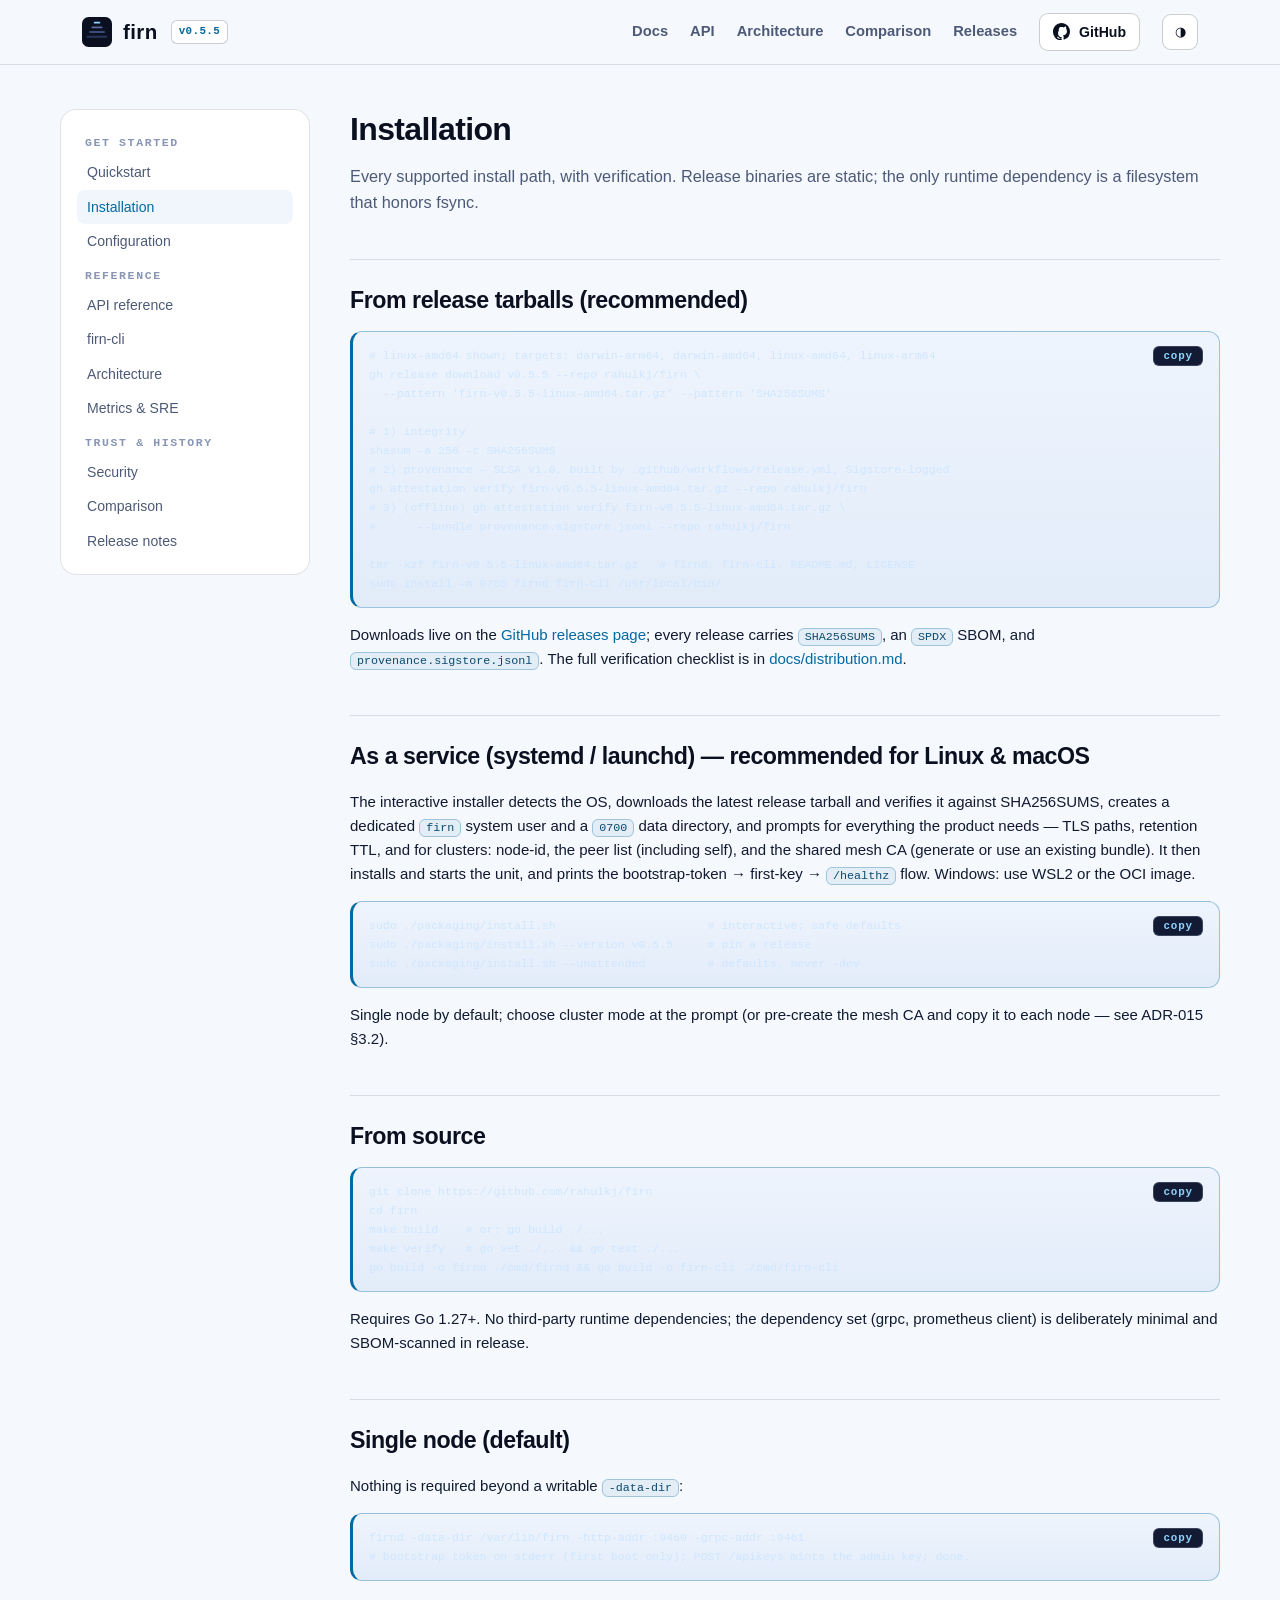
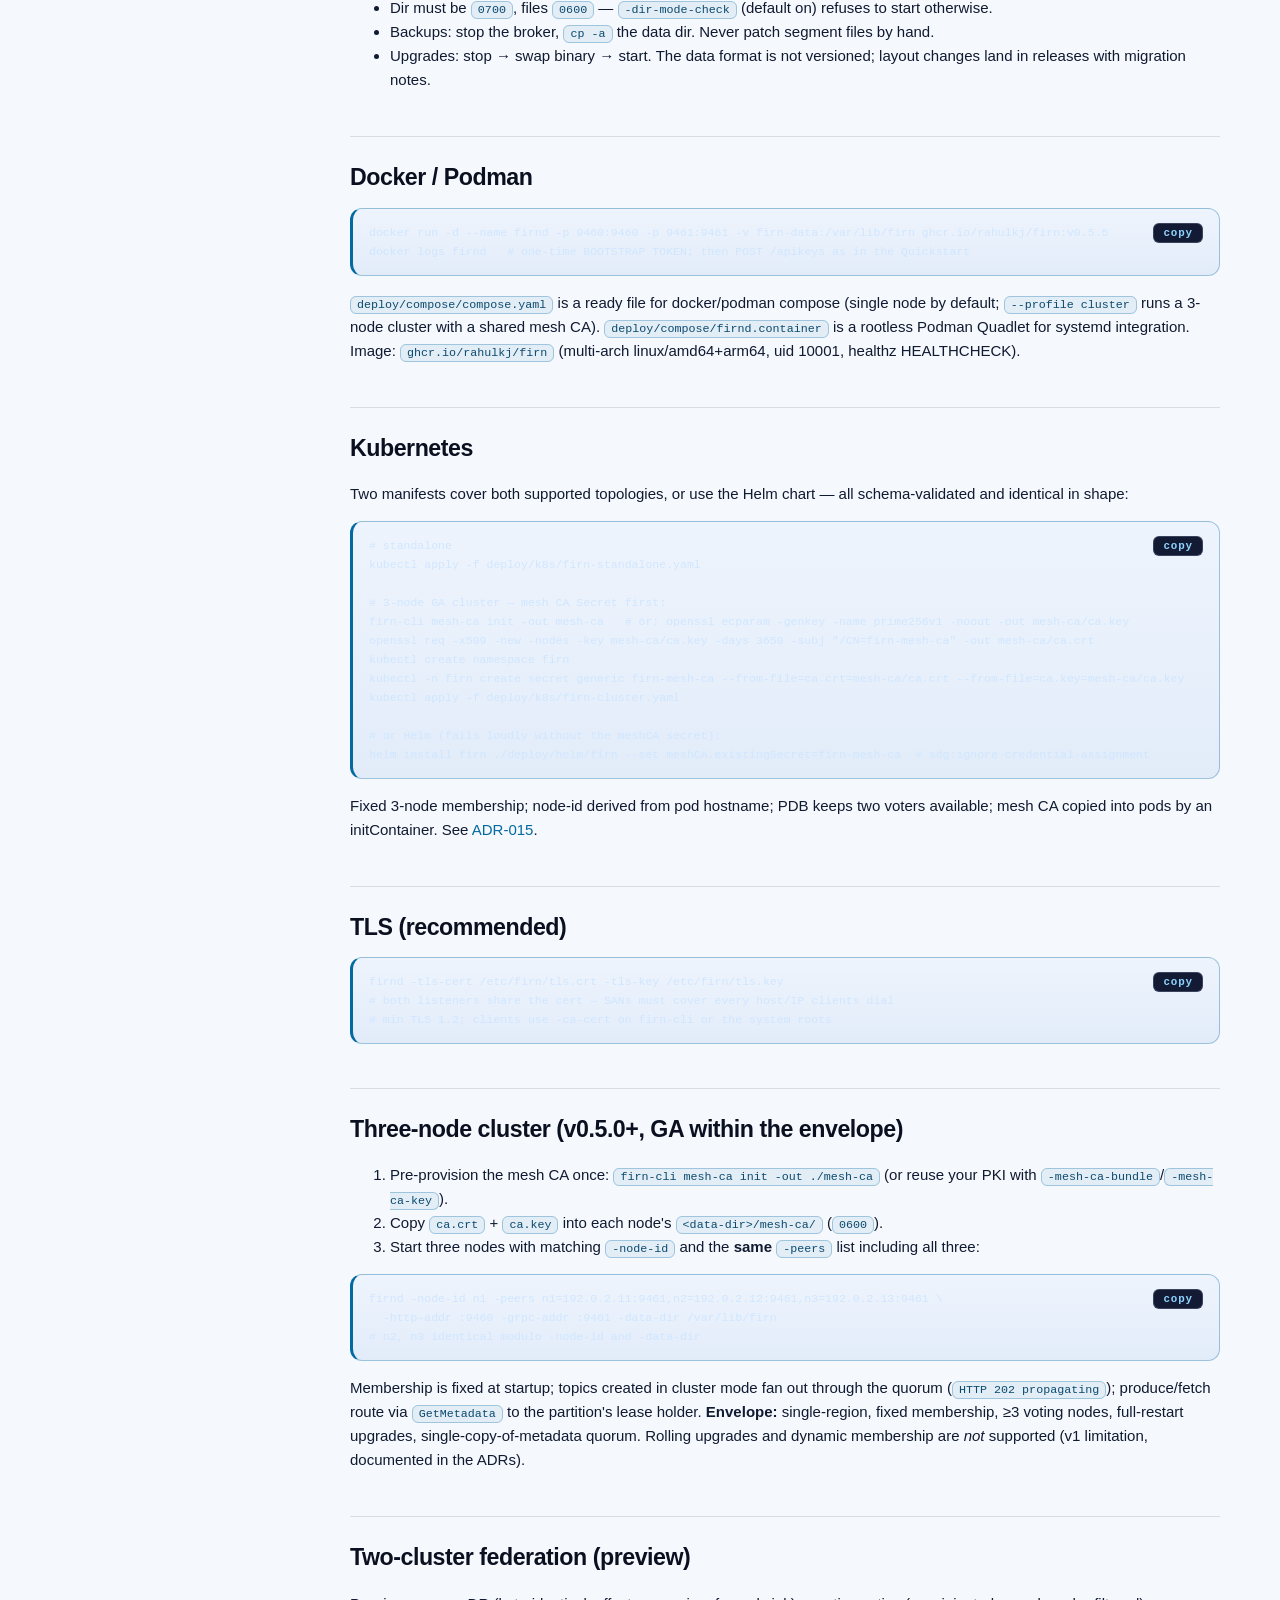
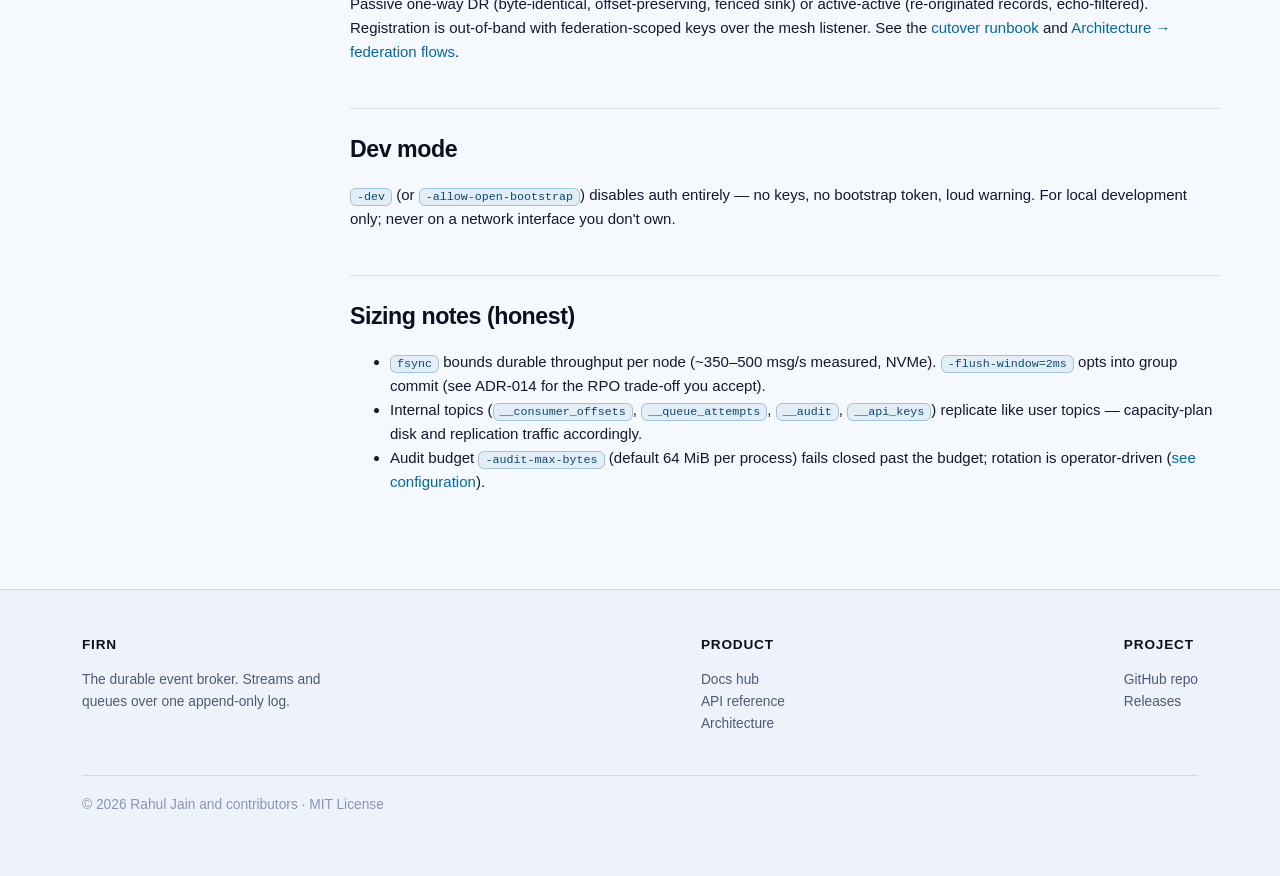
<file: site/docs/installation.html>
<!DOCTYPE html>
<html lang="en">
<head>
<meta charset="utf-8">
<meta name="viewport" content="width=device-width, initial-scale=1">
<title>Installation — firn</title>
<meta name="description" content="Install firn: verified release tarballs (SHA256SUMS + SLSA attestation), from source, TLS setup, backups, upgrades, single-node and 3-node cluster layout.">
<link rel="icon" href="../favicon.svg" type="image/svg+xml">
<link rel="stylesheet" href="../assets/style.css">
</head>
<body>
<header class="site-header">
  <div class="wrap">
    <a class="brand" href="../index.html" aria-label="firn home"><svg width="30" height="30" viewBox="0 0 64 64" aria-hidden="true"><rect width="64" height="64" rx="14" fill="#0b1020"/><path d="M12 42h40" stroke="#2a3458" stroke-width="4" stroke-linecap="round"/><path d="M17 32h30" stroke="#3d4a77" stroke-width="4" stroke-linecap="round"/><path d="M22 22h20" stroke="#5b6ba1" stroke-width="4" stroke-linecap="round"/><path d="M27 12h10" stroke="#8fd3ff" stroke-width="4" stroke-linecap="round"/></svg>firn <span class="ver">v0.5.5</span></a>
    <nav class="nav"><a href="index.html">Docs</a><a href="api.html">API</a><a href="architecture.html">Architecture</a><a href="comparison.html">Comparison</a><a href="releases.html">Releases</a><a class="ghbtn" href="https://github.com/rahulkj/firn" rel="noopener"><svg width="17" height="17" viewBox="0 0 16 16" fill="currentColor" aria-hidden="true"><path d="M8 0c4.42 0 8 3.58 8 8a8.013 8.013 0 0 1-5.45 7.59c-.4.08-.55-.17-.55-.38 0-.27.01-1.13.01-2.2 0-.75-.25-1.23-.54-1.47 1.78-.2 3.65-.88 3.65-3.95 0-.88-.31-1.59-.82-2.15.08-.2.36-1.02-.08-2.12 0 0-.67-.22-2.2.82-.64-.18-1.32-.27-2-.27s-1.36.09-2 .27C6.32 4.91 5.65 5.13 5.65 5.13c-.44 1.1-.16 1.92-.08 2.12-.51.56-.82 1.28-.82 2.15 0 3.06 1.86 3.75 3.64 3.95-.23.2-.44.55-.51 1.07-.46.2-1.61.55-2.33-.66-.15-.24-.6-.83-1.23-.82-1.08.01-.73.61.01.86.46.26.99 1.37 3.89.97 0 .67.01 1.15.01 1.31 0 .21-.15.45-.55.38A7.995 7.995 0 0 1 0 8c0-4.42 3.58-8 8-8"/></svg>GitHub</a><button class="theme-toggle" data-theme-toggle aria-label="Toggle theme">◑</button></nav>
    <button class="menu-toggle" data-menu-toggle aria-label="Toggle menu">≡</button>
  </div>
</header>

<main class="wrap docs-main">
<aside class="docs-side">
  <div class="side-title">Get started</div>
  <a href="quickstart.html">Quickstart</a>
  <a class="active" href="installation.html">Installation</a>
  <a href="configuration.html">Configuration</a>
  <div class="side-title">Reference</div>
  <a href="api.html">API reference</a>
  <a href="cli.html">firn-cli</a>
  <a href="architecture.html">Architecture</a>
  <a href="sre.html">Metrics &amp; SRE</a>
  <div class="side-title">Trust &amp; history</div>
  <a href="security.html">Security</a>
  <a href="comparison.html">Comparison</a>
  <a href="releases.html">Release notes</a>
</aside>
<article class="docs-content">
<h1>Installation</h1>
<p class="doc-lede">Every supported install path, with verification. Release binaries are static; the only runtime dependency is a filesystem that honors fsync.</p>

<h2>From release tarballs (recommended)</h2>
<pre class="code"># linux-amd64 shown; targets: darwin-arm64, darwin-amd64, linux-amd64, linux-arm64
gh release download v0.5.5 --repo rahulkj/firn \
  --pattern 'firn-v0.5.5-linux-amd64.tar.gz' --pattern 'SHA256SUMS'

# 1) integrity
shasum -a 256 -c SHA256SUMS
# 2) provenance — SLSA v1.0, built by .github/workflows/release.yml, Sigstore-logged
gh attestation verify firn-v0.5.5-linux-amd64.tar.gz --repo rahulkj/firn
# 3) (offline) gh attestation verify firn-v0.5.5-linux-amd64.tar.gz \
#      --bundle provenance.sigstore.jsonl --repo rahulkj/firn

tar -xzf firn-v0.5.5-linux-amd64.tar.gz   # firnd, firn-cli, README.md, LICENSE
sudo install -m 0755 firnd firn-cli /usr/local/bin/</pre>
<p>Downloads live on the <a href="https://github.com/rahulkj/firn/releases" rel="noopener">GitHub releases page</a>; every release carries <code>SHA256SUMS</code>, an <code>SPDX</code> SBOM, and <code>provenance.sigstore.jsonl</code>. The full verification checklist is in <a href="https://github.com/rahulkj/firn/blob/main/docs/distribution.md" rel="noopener">docs/distribution.md</a>.</p>

<h2>As a service (systemd / launchd) — recommended for Linux &amp; macOS</h2>
<p>The interactive installer detects the OS, downloads the latest release tarball and verifies it against SHA256SUMS, creates a dedicated <code>firn</code> system user and a <code>0700</code> data directory, and prompts for everything the product needs — TLS paths, retention TTL, and for clusters: node-id, the peer list (including self), and the shared mesh CA (generate or use an existing bundle). It then installs and starts the unit, and prints the bootstrap-token → first-key → <code>/healthz</code> flow. Windows: use WSL2 or the OCI image.</p>
<pre class="code">sudo ./packaging/install.sh                      # interactive; safe defaults
sudo ./packaging/install.sh --version v0.5.5     # pin a release
sudo ./packaging/install.sh --unattended         # defaults, never -dev</pre>
<p>Single node by default; choose cluster mode at the prompt (or pre-create the mesh CA and copy it to each node — see ADR-015 §3.2).</p>

<h2>From source</h2>
<pre class="code">git clone https://github.com/rahulkj/firn
cd firn
make build    # or: go build ./...
make verify   # go vet ./... &amp;&amp; go test ./...
go build -o firnd ./cmd/firnd &amp;&amp; go build -o firn-cli ./cmd/firn-cli</pre>
<p>Requires Go 1.27+. No third-party runtime dependencies; the dependency set (grpc, prometheus client) is deliberately minimal and SBOM-scanned in release.</p>

<h2>Single node (default)</h2>
<p>Nothing is required beyond a writable <code>-data-dir</code>:</p>
<pre class="code">firnd -data-dir /var/lib/firn -http-addr :9460 -grpc-addr :9461
# bootstrap token on stderr (first boot only); POST /apikeys mints the admin key; done.</pre>
<ul>
<li>Dir must be <code>0700</code>, files <code>0600</code> — <code>-dir-mode-check</code> (default on) refuses to start otherwise.</li>
<li>Backups: stop the broker, <code>cp -a</code> the data dir. Never patch segment files by hand.</li>
<li>Upgrades: stop → swap binary → start. The data format is not versioned; layout changes land in releases with migration notes.</li>
</ul>

<h2>Docker / Podman</h2>
<pre class="code">docker run -d --name firnd -p 9460:9460 -p 9461:9461 -v firn-data:/var/lib/firn ghcr.io/rahulkj/firn:v0.5.5
docker logs firnd   # one-time BOOTSTRAP TOKEN; then POST /apikeys as in the Quickstart</pre>
<p><code>deploy/compose/compose.yaml</code> is a ready file for docker/podman compose (single node by default; <code>--profile cluster</code> runs a 3-node cluster with a shared mesh CA). <code>deploy/compose/firnd.container</code> is a rootless Podman Quadlet for systemd integration. Image: <code>ghcr.io/rahulkj/firn</code> (multi-arch linux/amd64+arm64, uid 10001, healthz HEALTHCHECK).</p>

<h2>Kubernetes</h2>
<p>Two manifests cover both supported topologies, or use the Helm chart — all schema-validated and identical in shape:</p>
<pre class="code"># standalone
kubectl apply -f deploy/k8s/firn-standalone.yaml

# 3-node GA cluster — mesh CA Secret first:
firn-cli mesh-ca init -out mesh-ca   # or: openssl ecparam -genkey -name prime256v1 -noout -out mesh-ca/ca.key
openssl req -x509 -new -nodes -key mesh-ca/ca.key -days 3650 -subj "/CN=firn-mesh-ca" -out mesh-ca/ca.crt
kubectl create namespace firn
kubectl -n firn create secret generic firn-mesh-ca --from-file=ca.crt=mesh-ca/ca.crt --from-file=ca.key=mesh-ca/ca.key
kubectl apply -f deploy/k8s/firn-cluster.yaml

# or Helm (fails loudly without the meshCA secret):
helm install firn ./deploy/helm/firn --set meshCA.existingSecret=firn-mesh-ca  # sdg:ignore credential-assignment</pre>
<p>Fixed 3-node membership; node-id derived from pod hostname; PDB keeps two voters available; mesh CA copied into pods by an initContainer. See <a href="https://github.com/rahulkj/firn/blob/main/docs/adr/015-installation.md" rel="noopener">ADR-015</a>.</p>

<h2 id="tls">TLS (recommended)</h2>
<pre class="code">firnd -tls-cert /etc/firn/tls.crt -tls-key /etc/firn/tls.key
# both listeners share the cert — SANs must cover every host/IP clients dial
# min TLS 1.2; clients use -ca-cert on firn-cli or the system roots</pre>

<h2 id="cluster">Three-node cluster (v0.5.0+, GA within the envelope)</h2>
<ol>
<li>Pre-provision the mesh CA once: <code>firn-cli mesh-ca init -out ./mesh-ca</code> (or reuse your PKI with <code>-mesh-ca-bundle</code>/<code>-mesh-ca-key</code>).</li>
<li>Copy <code>ca.crt</code> + <code>ca.key</code> into each node's <code>&lt;data-dir&gt;/mesh-ca/</code> (<code>0600</code>).</li>
<li>Start three nodes with matching <code>-node-id</code> and the <strong>same</strong> <code>-peers</code> list including all three:</li>
</ol>
<pre class="code">firnd -node-id n1 -peers n1=192.0.2.11:9461,n2=192.0.2.12:9461,n3=192.0.2.13:9461 \
  -http-addr :9460 -grpc-addr :9461 -data-dir /var/lib/firn
# n2, n3 identical modulo -node-id and -data-dir</pre>
<p>Membership is fixed at startup; topics created in cluster mode fan out through the quorum (<code>HTTP 202 propagating</code>); produce/fetch route via <code>GetMetadata</code> to the partition's lease holder. <strong>Envelope:</strong> single-region, fixed membership, ≥3 voting nodes, full-restart upgrades, single-copy-of-metadata quorum. Rolling upgrades and dynamic membership are <em>not</em> supported (v1 limitation, documented in the ADRs).</p>

<h2 id="federation">Two-cluster federation (preview)</h2>
<p>Passive one-way DR (byte-identical, offset-preserving, fenced sink) or active-active (re-originated records, echo-filtered). Registration is out-of-band with federation-scoped keys over the mesh listener. See the <a href="https://github.com/rahulkj/firn/blob/main/docs/federation-cutover.md" rel="noopener">cutover runbook</a> and <a href="architecture.html#federation">Architecture → federation flows</a>.</p>

<h2>Dev mode</h2>
<p><code>-dev</code> (or <code>-allow-open-bootstrap</code>) disables auth entirely — no keys, no bootstrap token, loud warning. For local development only; never on a network interface you don't own.</p>

<h2>Sizing notes (honest)</h2>
<ul>
<li><code>fsync</code> bounds durable throughput per node (~350–500 msg/s measured, NVMe). <code>-flush-window=2ms</code> opts into group commit (see ADR-014 for the RPO trade-off you accept).</li>
<li>Internal topics (<code>__consumer_offsets</code>, <code>__queue_attempts</code>, <code>__audit</code>, <code>__api_keys</code>) replicate like user topics — capacity-plan disk and replication traffic accordingly.</li>
<li>Audit budget <code>-audit-max-bytes</code> (default 64 MiB per process) fails closed past the budget; rotation is operator-driven (<a href="configuration.html">see configuration</a>).</li>
</ul>
</article>
</main>

<footer class="site-footer"><div class="wrap"><div class="cols"><div style="max-width:280px"><h4>firn</h4><p>The durable event broker. Streams and queues over one append-only log.</p></div><div><h4>Product</h4><p><a href="index.html">Docs hub</a><br><a href="api.html">API reference</a><br><a href="architecture.html">Architecture</a></p></div><div><h4>Project</h4><p><a href="https://github.com/rahulkj/firn" rel="noopener">GitHub repo</a><br><a href="https://github.com/rahulkj/firn/releases" rel="noopener">Releases</a></p></div></div><div class="fine"><span>© 2026 Rahul Jain and contributors · MIT License</span></div></div></footer>
<script src="../assets/site.js"></script>
</body>
</html>
</file>
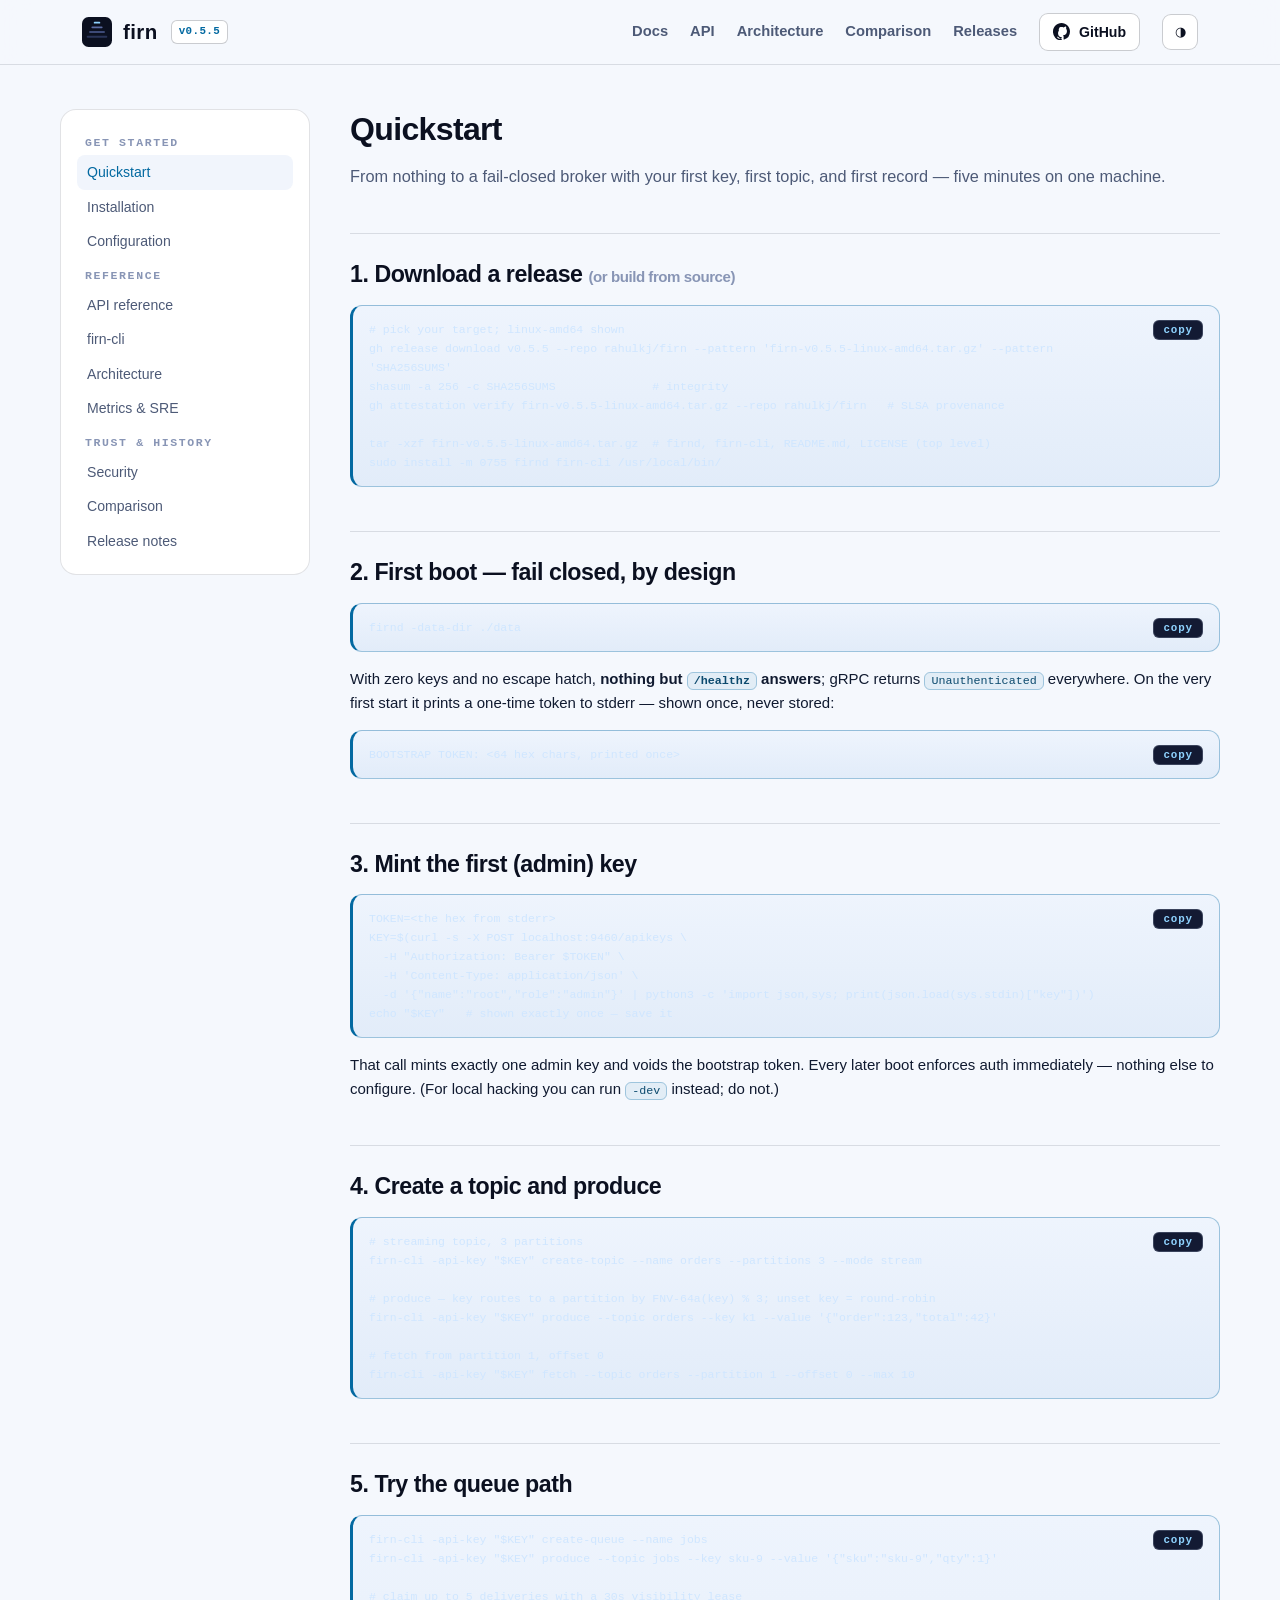
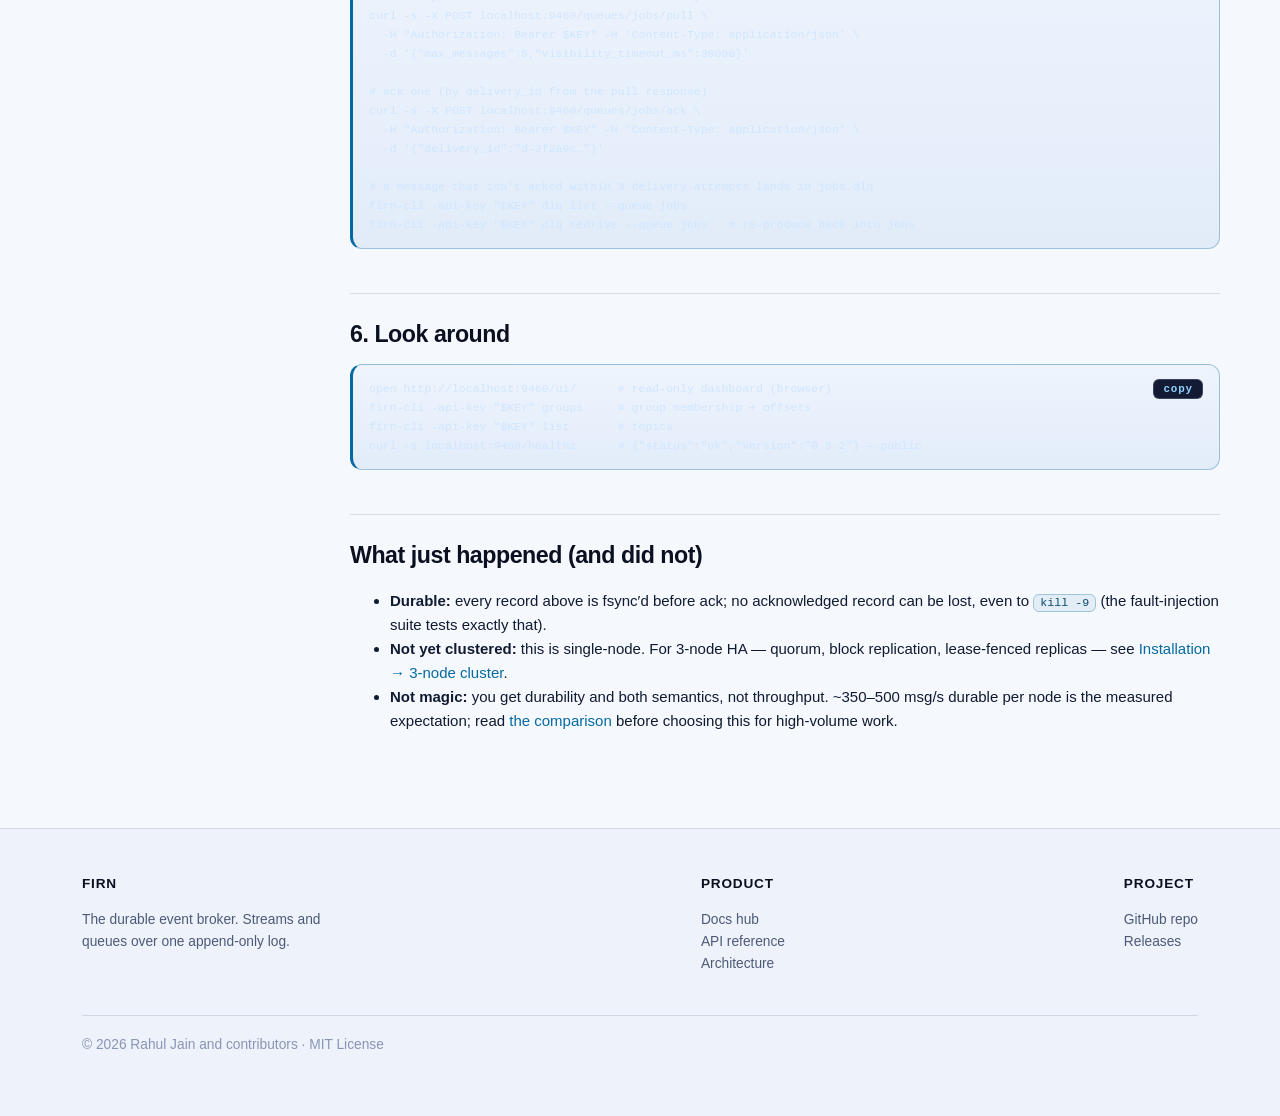
<file: site/docs/quickstart.html>
<!DOCTYPE html>
<html lang="en">
<head>
<meta charset="utf-8">
<meta name="viewport" content="width=device-width, initial-scale=1">
<title>Quickstart — firn</title>
<meta name="description" content="From zero to a producing broker in five minutes: download, fail-closed first boot, bootstrap token, first key, first topic, produce/fetch, queue claim/ack.">
<link rel="icon" href="../favicon.svg" type="image/svg+xml">
<link rel="stylesheet" href="../assets/style.css">
</head>
<body>
<header class="site-header">
  <div class="wrap">
    <a class="brand" href="../index.html" aria-label="firn home"><svg width="30" height="30" viewBox="0 0 64 64" aria-hidden="true"><rect width="64" height="64" rx="14" fill="#0b1020"/><path d="M12 42h40" stroke="#2a3458" stroke-width="4" stroke-linecap="round"/><path d="M17 32h30" stroke="#3d4a77" stroke-width="4" stroke-linecap="round"/><path d="M22 22h20" stroke="#5b6ba1" stroke-width="4" stroke-linecap="round"/><path d="M27 12h10" stroke="#8fd3ff" stroke-width="4" stroke-linecap="round"/></svg>firn <span class="ver">v0.5.5</span></a>
    <nav class="nav"><a href="index.html">Docs</a><a href="api.html">API</a><a href="architecture.html">Architecture</a><a href="comparison.html">Comparison</a><a href="releases.html">Releases</a><a class="ghbtn" href="https://github.com/rahulkj/firn" rel="noopener"><svg width="17" height="17" viewBox="0 0 16 16" fill="currentColor" aria-hidden="true"><path d="M8 0c4.42 0 8 3.58 8 8a8.013 8.013 0 0 1-5.45 7.59c-.4.08-.55-.17-.55-.38 0-.27.01-1.13.01-2.2 0-.75-.25-1.23-.54-1.47 1.78-.2 3.65-.88 3.65-3.95 0-.88-.31-1.59-.82-2.15.08-.2.36-1.02-.08-2.12 0 0-.67-.22-2.2.82-.64-.18-1.32-.27-2-.27s-1.36.09-2 .27C6.32 4.91 5.65 5.13 5.65 5.13c-.44 1.1-.16 1.92-.08 2.12-.51.56-.82 1.28-.82 2.15 0 3.06 1.86 3.75 3.64 3.95-.23.2-.44.55-.51 1.07-.46.2-1.61.55-2.33-.66-.15-.24-.6-.83-1.23-.82-1.08.01-.73.61.01.86.46.26.99 1.37 3.89.97 0 .67.01 1.15.01 1.31 0 .21-.15.45-.55.38A7.995 7.995 0 0 1 0 8c0-4.42 3.58-8 8-8"/></svg>GitHub</a><button class="theme-toggle" data-theme-toggle aria-label="Toggle theme">◑</button></nav>
    <button class="menu-toggle" data-menu-toggle aria-label="Toggle menu">≡</button>
  </div>
</header>

<main class="wrap docs-main">
<aside class="docs-side">
  <div class="side-title">Get started</div>
  <a class="active" href="quickstart.html">Quickstart</a>
  <a href="installation.html">Installation</a>
  <a href="configuration.html">Configuration</a>
  <div class="side-title">Reference</div>
  <a href="api.html">API reference</a>
  <a href="cli.html">firn-cli</a>
  <a href="architecture.html">Architecture</a>
  <a href="sre.html">Metrics &amp; SRE</a>
  <div class="side-title">Trust &amp; history</div>
  <a href="security.html">Security</a>
  <a href="comparison.html">Comparison</a>
  <a href="releases.html">Release notes</a>
</aside>
<article class="docs-content">
<h1>Quickstart</h1>
<p class="doc-lede">From nothing to a fail-closed broker with your first key, first topic, and first record — five minutes on one machine.</p>

<h2>1. Download a release <span style="color:var(--faint);font-size:.65em">(or build from source)</span></h2>
<pre class="code"># pick your target; linux-amd64 shown
gh release download v0.5.5 --repo rahulkj/firn --pattern 'firn-v0.5.5-linux-amd64.tar.gz' --pattern 'SHA256SUMS'
shasum -a 256 -c SHA256SUMS              # integrity
gh attestation verify firn-v0.5.5-linux-amd64.tar.gz --repo rahulkj/firn   # SLSA provenance

tar -xzf firn-v0.5.5-linux-amd64.tar.gz  # firnd, firn-cli, README.md, LICENSE (top level)
sudo install -m 0755 firnd firn-cli /usr/local/bin/</pre>

<h2>2. First boot — fail closed, by design</h2>
<pre class="code">firnd -data-dir ./data</pre>
<p>With zero keys and no escape hatch, <strong>nothing but <code>/healthz</code> answers</strong>; gRPC returns <code>Unauthenticated</code> everywhere. On the very first start it prints a one-time token to stderr — shown once, never stored:</p>
<pre class="code">BOOTSTRAP TOKEN: <64 hex chars, printed once></pre>

<h2>3. Mint the first (admin) key</h2>
<pre class="code">TOKEN=&lt;the hex from stderr&gt;
KEY=$(curl -s -X POST localhost:9460/apikeys \
  -H "Authorization: Bearer $TOKEN" \
  -H 'Content-Type: application/json' \
  -d '{"name":"root","role":"admin"}' | python3 -c 'import json,sys; print(json.load(sys.stdin)["key"])')
echo "$KEY"   # shown exactly once — save it</pre>
<p>That call mints exactly one admin key and voids the bootstrap token. Every later boot enforces auth immediately — nothing else to configure. (For local hacking you can run <code>-dev</code> instead; do not.)</p>

<h2>4. Create a topic and produce</h2>
<pre class="code"># streaming topic, 3 partitions
firn-cli -api-key "$KEY" create-topic --name orders --partitions 3 --mode stream

# produce — key routes to a partition by FNV-64a(key) % 3; unset key = round-robin
firn-cli -api-key "$KEY" produce --topic orders --key k1 --value '{"order":123,"total":42}'

# fetch from partition 1, offset 0
firn-cli -api-key "$KEY" fetch --topic orders --partition 1 --offset 0 --max 10</pre>

<h2>5. Try the queue path</h2>
<pre class="code">firn-cli -api-key "$KEY" create-queue --name jobs
firn-cli -api-key "$KEY" produce --topic jobs --key sku-9 --value '{"sku":"sku-9","qty":1}'

# claim up to 5 deliveries with a 30s visibility lease
curl -s -X POST localhost:9460/queues/jobs/pull \
  -H "Authorization: Bearer $KEY" -H 'Content-Type: application/json' \
  -d '{"max_messages":5,"visibility_timeout_ms":30000}'

# ack one (by delivery_id from the pull response)
curl -s -X POST localhost:9460/queues/jobs/ack \
  -H "Authorization: Bearer $KEY" -H 'Content-Type: application/json' \
  -d '{"delivery_id":"d-3f2a9c…"}'

# a message that isn't acked within 3 delivery attempts lands in jobs.dlq
firn-cli -api-key "$KEY" dlq list --queue jobs
firn-cli -api-key "$KEY" dlq redrive --queue jobs   # re-produce back into jobs</pre>

<h2>6. Look around</h2>
<pre class="code">open http://localhost:9460/ui/      # read-only dashboard (browser)
firn-cli -api-key "$KEY" groups     # group membership + offsets
firn-cli -api-key "$KEY" list       # topics
curl -s localhost:9460/healthz      # {"status":"ok","version":"0.5.2"} — public</pre>

<h2>What just happened (and did not)</h2>
<ul>
<li><strong>Durable:</strong> every record above is fsync&prime;d before ack; no acknowledged record can be lost, even to <code>kill -9</code> (the fault-injection suite tests exactly that).</li>
<li><strong>Not yet clustered:</strong> this is single-node. For 3-node HA — quorum, block replication, lease-fenced replicas — see <a href="installation.html#cluster">Installation → 3-node cluster</a>.</li>
<li><strong>Not magic:</strong> you get durability and both semantics, not throughput. ~350–500 msg/s durable per node is the measured expectation; read <a href="comparison.html">the comparison</a> before choosing this for high-volume work.</li>
</ul>
</article>
</main>

<footer class="site-footer"><div class="wrap"><div class="cols"><div style="max-width:280px"><h4>firn</h4><p>The durable event broker. Streams and queues over one append-only log.</p></div><div><h4>Product</h4><p><a href="index.html">Docs hub</a><br><a href="api.html">API reference</a><br><a href="architecture.html">Architecture</a></p></div><div><h4>Project</h4><p><a href="https://github.com/rahulkj/firn" rel="noopener">GitHub repo</a><br><a href="https://github.com/rahulkj/firn/releases" rel="noopener">Releases</a></p></div></div><div class="fine"><span>© 2026 Rahul Jain and contributors · MIT License</span></div></div></footer>
<script src="../assets/site.js"></script>
</body>
</html>
</file>
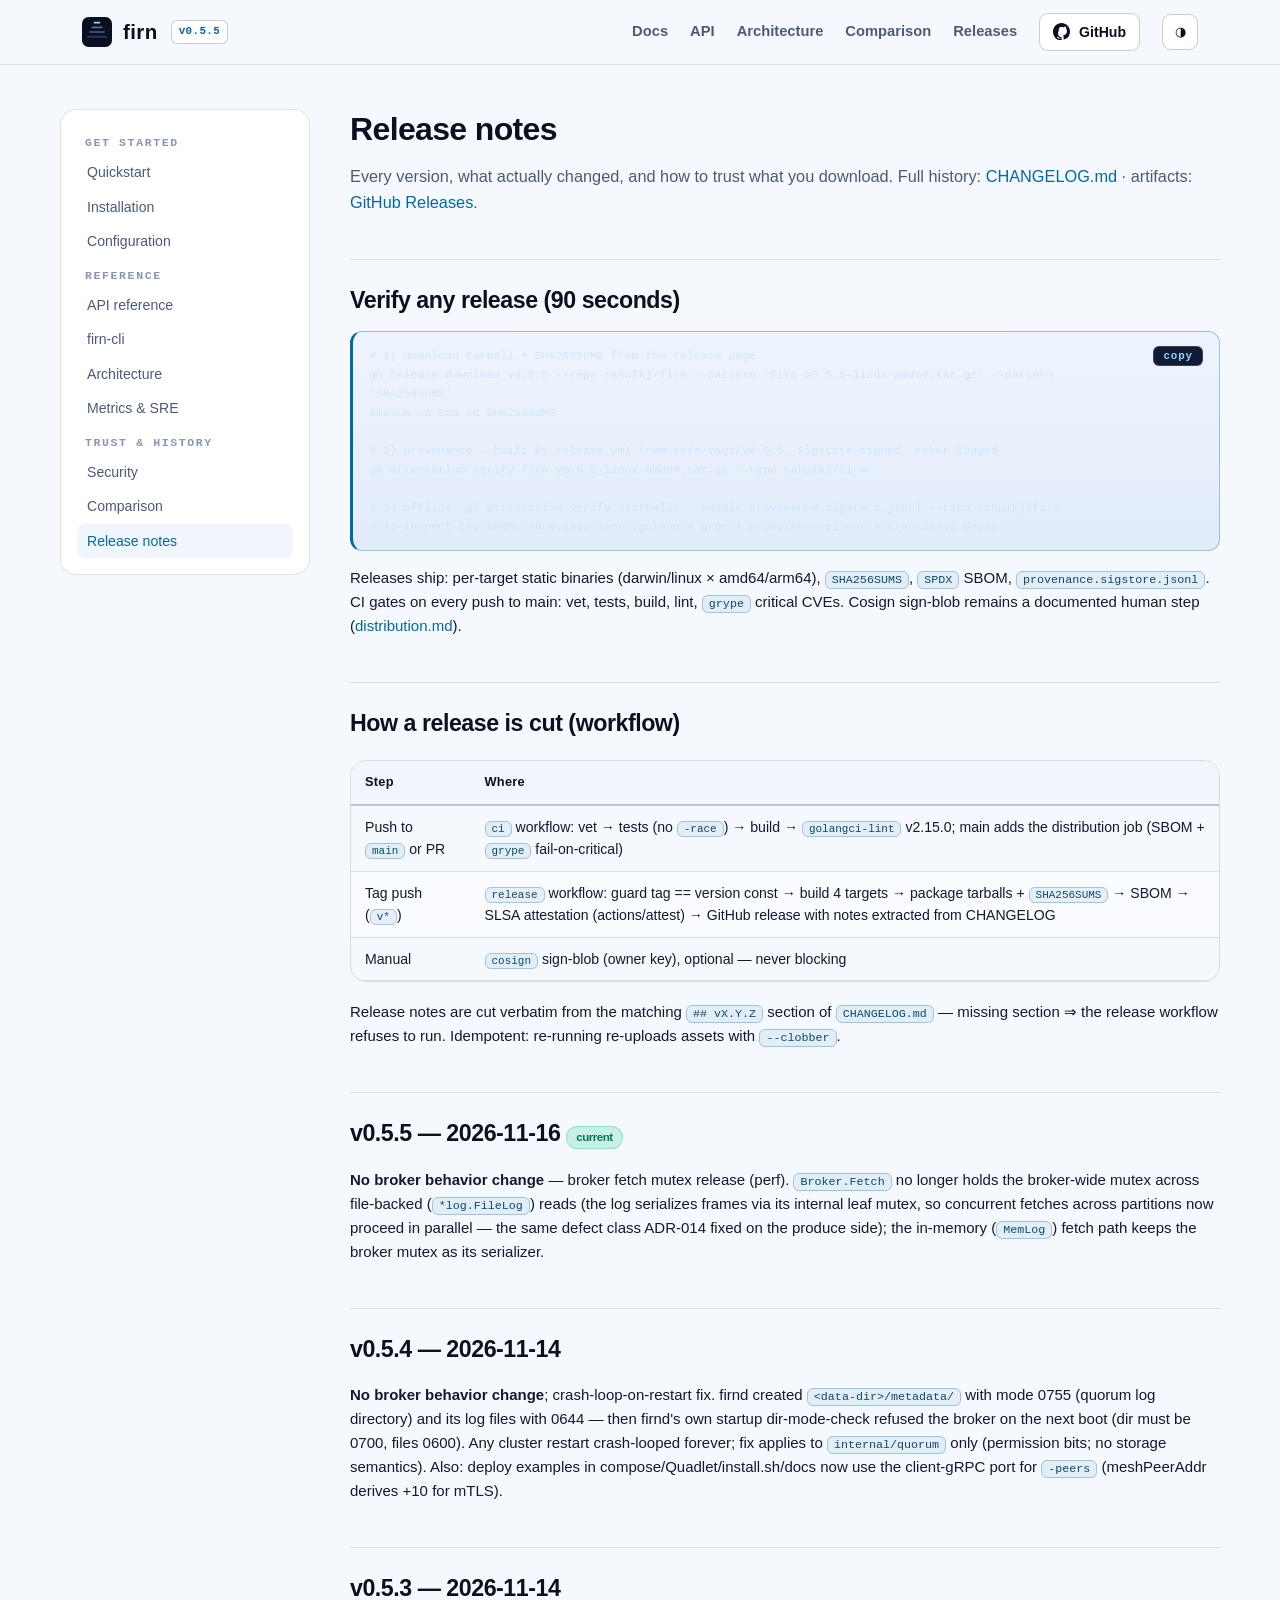
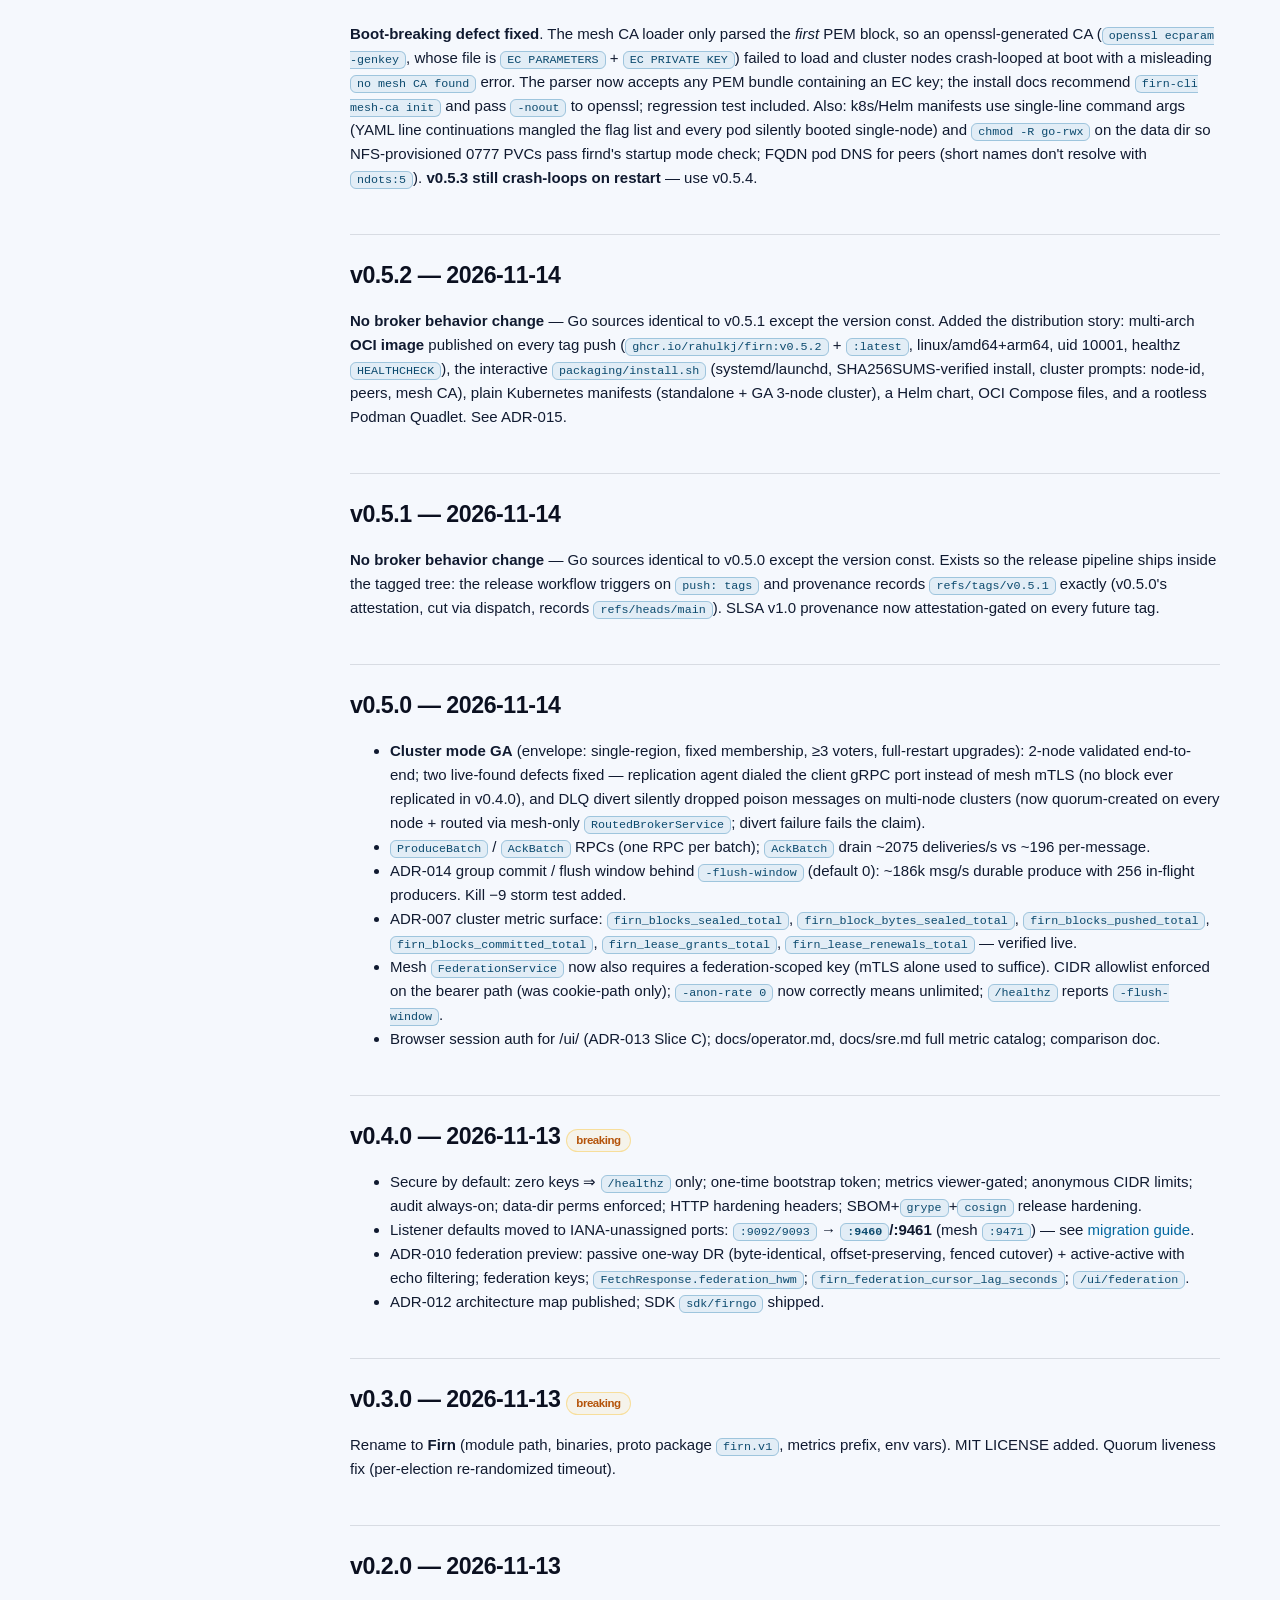
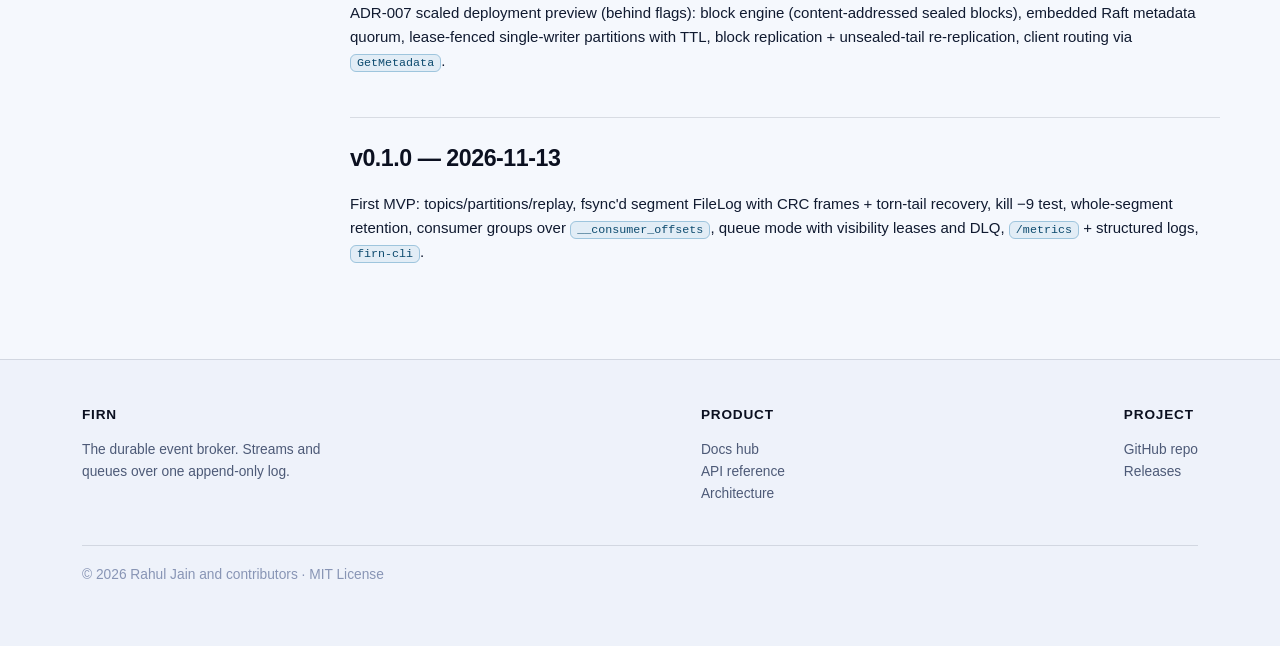
<file: site/docs/releases.html>
<!DOCTYPE html>
<html lang="en">
<head>
<meta charset="utf-8">
<meta name="viewport" content="width=device-width, initial-scale=1">
<title>Release notes — firn</title>
<meta name="description" content="firn release history v0.1.0 to v0.5.5, how releases are cut (CI, SBOM, grype, SLSA provenance, cosign), and how to verify any artifact you download.">
<link rel="icon" href="../favicon.svg" type="image/svg+xml">
<link rel="stylesheet" href="../assets/style.css">
</head>
<body>
<header class="site-header">
  <div class="wrap">
    <a class="brand" href="../index.html" aria-label="firn home"><svg width="30" height="30" viewBox="0 0 64 64" aria-hidden="true"><rect width="64" height="64" rx="14" fill="#0b1020"/><path d="M12 42h40" stroke="#2a3458" stroke-width="4" stroke-linecap="round"/><path d="M17 32h30" stroke="#3d4a77" stroke-width="4" stroke-linecap="round"/><path d="M22 22h20" stroke="#5b6ba1" stroke-width="4" stroke-linecap="round"/><path d="M27 12h10" stroke="#8fd3ff" stroke-width="4" stroke-linecap="round"/></svg>firn <span class="ver">v0.5.5</span></a>
    <nav class="nav"><a href="index.html">Docs</a><a href="api.html">API</a><a href="architecture.html">Architecture</a><a href="comparison.html">Comparison</a><a href="releases.html">Releases</a><a class="ghbtn" href="https://github.com/rahulkj/firn" rel="noopener"><svg width="17" height="17" viewBox="0 0 16 16" fill="currentColor" aria-hidden="true"><path d="M8 0c4.42 0 8 3.58 8 8a8.013 8.013 0 0 1-5.45 7.59c-.4.08-.55-.17-.55-.38 0-.27.01-1.13.01-2.2 0-.75-.25-1.23-.54-1.47 1.78-.2 3.65-.88 3.65-3.95 0-.88-.31-1.59-.82-2.15.08-.2.36-1.02-.08-2.12 0 0-.67-.22-2.2.82-.64-.18-1.32-.27-2-.27s-1.36.09-2 .27C6.32 4.91 5.65 5.13 5.65 5.13c-.44 1.1-.16 1.92-.08 2.12-.51.56-.82 1.28-.82 2.15 0 3.06 1.86 3.75 3.64 3.95-.23.2-.44.55-.51 1.07-.46.2-1.61.55-2.33-.66-.15-.24-.6-.83-1.23-.82-1.08.01-.73.61.01.86.46.26.99 1.37 3.89.97 0 .67.01 1.15.01 1.31 0 .21-.15.45-.55.38A7.995 7.995 0 0 1 0 8c0-4.42 3.58-8 8-8"/></svg>GitHub</a><button class="theme-toggle" data-theme-toggle aria-label="Toggle theme">◑</button></nav>
    <button class="menu-toggle" data-menu-toggle aria-label="Toggle menu">≡</button>
  </div>
</header>

<main class="wrap docs-main">
<aside class="docs-side">
  <div class="side-title">Get started</div>
  <a href="quickstart.html">Quickstart</a>
  <a href="installation.html">Installation</a>
  <a href="configuration.html">Configuration</a>
  <div class="side-title">Reference</div>
  <a href="api.html">API reference</a>
  <a href="cli.html">firn-cli</a>
  <a href="architecture.html">Architecture</a>
  <a href="sre.html">Metrics &amp; SRE</a>
  <div class="side-title">Trust &amp; history</div>
  <a href="security.html">Security</a>
  <a href="comparison.html">Comparison</a>
  <a class="active" href="releases.html">Release notes</a>
</aside>
<article class="docs-content">
<h1>Release notes</h1>
<p class="doc-lede">Every version, what actually changed, and how to trust what you download. Full history: <a href="https://github.com/rahulkj/firn/blob/main/CHANGELOG.md" rel="noopener">CHANGELOG.md</a> · artifacts: <a href="https://github.com/rahulkj/firn/releases" rel="noopener">GitHub Releases</a>.</p>

<h2 id="verify">Verify any release (90 seconds)</h2>
<pre class="code"># 1) download tarball + SHA256SUMS from the release page
gh release download v0.5.5 --repo rahulkj/firn --pattern 'firn-v0.5.5-linux-amd64.tar.gz' --pattern 'SHA256SUMS'
shasum -a 256 -c SHA256SUMS

# 2) provenance — built by release.yml from refs/tags/v0.5.5, Sigstore-signed, rekor-logged
gh attestation verify firn-v0.5.5-linux-amd64.tar.gz --repo rahulkj/firn

# 3) offline: gh attestation verify &lt;tarball&gt; --bundle provenance.sigstore.jsonl --repo rahulkj/firn
# 4) inspect the SBOM: sbom.spdx.json (golang + grpc + prometheus client + transitive deps)</pre>
<p>Releases ship: per-target static binaries (darwin/linux × amd64/arm64), <code>SHA256SUMS</code>, <code>SPDX</code> SBOM, <code>provenance.sigstore.jsonl</code>. CI gates on every push to main: vet, tests, build, lint, <code>grype</code> critical CVEs. Cosign sign-blob remains a documented human step (<a href="https://github.com/rahulkj/firn/blob/main/docs/distribution.md" rel="noopener">distribution.md</a>).</p>

<h2 id="how">How a release is cut (workflow)</h2>
<div class="table-wrap"><table>
<thead><tr><th>Step</th><th>Where</th></tr></thead>
<tbody>
<tr><td>Push to <code>main</code> or PR</td><td><code>ci</code> workflow: vet → tests (no <code>-race</code>) → build → <code>golangci-lint</code> v2.15.0; main adds the distribution job (SBOM + <code>grype</code> fail-on-critical)</td></tr>
<tr><td>Tag push (<code>v*</code>)</td><td><code>release</code> workflow: guard tag == version const → build 4 targets → package tarballs + <code>SHA256SUMS</code> → SBOM → SLSA attestation (actions/attest) → GitHub release with notes extracted from CHANGELOG</td></tr>
<tr><td>Manual</td><td><code>cosign</code> sign-blob (owner key), optional — never blocking</td></tr>
</tbody></table></div>
<p>Release notes are cut verbatim from the matching <code>## vX.Y.Z</code> section of <code>CHANGELOG.md</code> — missing section ⇒ the release workflow refuses to run. Idempotent: re-running re-uploads assets with <code>--clobber</code>.</p>

<h2>v0.5.5 — 2026-11-16 <span class="pill yes">current</span></h2>
<p><strong>No broker behavior change</strong> — broker fetch mutex release (perf). <code>Broker.Fetch</code> no longer holds the broker-wide mutex across file-backed (<code>*log.FileLog</code>) reads (the log serializes frames via its internal leaf mutex, so concurrent fetches across partitions now proceed in parallel — the same defect class ADR-014 fixed on the produce side); the in-memory (<code>MemLog</code>) fetch path keeps the broker mutex as its serializer.</p>

<h2>v0.5.4 — 2026-11-14</h2>
<p><strong>No broker behavior change</strong>; crash-loop-on-restart fix. firnd created <code>&lt;data-dir&gt;/metadata/</code> with mode 0755 (quorum log directory) and its log files with 0644 — then firnd's own startup dir-mode-check refused the broker on the next boot (dir must be 0700, files 0600). Any cluster restart crash-looped forever; fix applies to <code>internal/quorum</code> only (permission bits; no storage semantics). Also: deploy examples in compose/Quadlet/install.sh/docs now use the client-gRPC port for <code>-peers</code> (meshPeerAddr derives +10 for mTLS).</p>

<h2>v0.5.3 — 2026-11-14</h2>
<p><strong>Boot-breaking defect fixed</strong>. The mesh CA loader only parsed the <em>first</em> PEM block, so an openssl-generated CA (<code>openssl ecparam -genkey</code>, whose file is <code>EC PARAMETERS</code> + <code>EC PRIVATE KEY</code>) failed to load and cluster nodes crash-looped at boot with a misleading <code>no mesh CA found</code> error. The parser now accepts any PEM bundle containing an EC key; the install docs recommend <code>firn-cli mesh-ca init</code> and pass <code>-noout</code> to openssl; regression test included. Also: k8s/Helm manifests use single-line command args (YAML line continuations mangled the flag list and every pod silently booted single-node) and <code>chmod -R go-rwx</code> on the data dir so NFS-provisioned 0777 PVCs pass firnd's startup mode check; FQDN pod DNS for peers (short names don't resolve with <code>ndots:5</code>). <strong>v0.5.3 still crash-loops on restart</strong> — use v0.5.4.</p>

<h2>v0.5.2 — 2026-11-14</h2>
<p><strong>No broker behavior change</strong> — Go sources identical to v0.5.1 except the version const. Added the distribution story: multi-arch <strong>OCI image</strong> published on every tag push (<code>ghcr.io/rahulkj/firn:v0.5.2</code> + <code>:latest</code>, linux/amd64+arm64, uid 10001, healthz <code>HEALTHCHECK</code>), the interactive <code>packaging/install.sh</code> (systemd/launchd, SHA256SUMS-verified install, cluster prompts: node-id, peers, mesh CA), plain Kubernetes manifests (standalone + GA 3-node cluster), a Helm chart, OCI Compose files, and a rootless Podman Quadlet. See ADR-015.</p>

<h2>v0.5.1 — 2026-11-14</h2>
<p><strong>No broker behavior change</strong> — Go sources identical to v0.5.0 except the version const. Exists so the release pipeline ships inside the tagged tree: the release workflow triggers on <code>push: tags</code> and provenance records <code>refs/tags/v0.5.1</code> exactly (v0.5.0's attestation, cut via dispatch, records <code>refs/heads/main</code>). SLSA v1.0 provenance now attestation-gated on every future tag.</p>

<h2>v0.5.0 — 2026-11-14</h2>
<ul>
<li><strong>Cluster mode GA</strong> (envelope: single-region, fixed membership, ≥3 voters, full-restart upgrades): 2-node validated end-to-end; two live-found defects fixed — replication agent dialed the client gRPC port instead of mesh mTLS (no block ever replicated in v0.4.0), and DLQ divert silently dropped poison messages on multi-node clusters (now quorum-created on every node + routed via mesh-only <code>RoutedBrokerService</code>; divert failure fails the claim).</li>
<li><code>ProduceBatch</code> / <code>AckBatch</code> RPCs (one RPC per batch); <code>AckBatch</code> drain ~2075 deliveries/s vs ~196 per-message.</li>
<li>ADR-014 group commit / flush window behind <code>-flush-window</code> (default 0): ~186k msg/s durable produce with 256 in-flight producers. Kill −9 storm test added.</li>
<li>ADR-007 cluster metric surface: <code>firn_blocks_sealed_total</code>, <code>firn_block_bytes_sealed_total</code>, <code>firn_blocks_pushed_total</code>, <code>firn_blocks_committed_total</code>, <code>firn_lease_grants_total</code>, <code>firn_lease_renewals_total</code> — verified live.</li>
<li>Mesh <code>FederationService</code> now also requires a federation-scoped key (mTLS alone used to suffice). CIDR allowlist enforced on the bearer path (was cookie-path only); <code>-anon-rate 0</code> now correctly means unlimited; <code>/healthz</code> reports <code>-flush-window</code>.</li>
<li>Browser session auth for /ui/ (ADR-013 Slice C); docs/operator.md, docs/sre.md full metric catalog; comparison doc.</li>
</ul>

<h2>v0.4.0 — 2026-11-13 <span class="pill partial">breaking</span></h2>
<ul>
<li>Secure by default: zero keys ⇒ <code>/healthz</code> only; one-time bootstrap token; metrics viewer-gated; anonymous CIDR limits; audit always-on; data-dir perms enforced; HTTP hardening headers; SBOM+<code>grype</code>+<code>cosign</code> release hardening.</li>
<li>Listener defaults moved to IANA-unassigned ports: <code>:9092/9093</code> → <strong><code>:9460</code>/:9461</strong> (mesh <code>:9471</code>) — see <a href="https://github.com/rahulkj/firn/blob/main/docs/migration-v0.3-to-v0.4.md" rel="noopener">migration guide</a>.</li>
<li>ADR-010 federation preview: passive one-way DR (byte-identical, offset-preserving, fenced cutover) + active-active with echo filtering; federation keys; <code>FetchResponse.federation_hwm</code>; <code>firn_federation_cursor_lag_seconds</code>; <code>/ui/federation</code>.</li>
<li>ADR-012 architecture map published; SDK <code>sdk/firngo</code> shipped.</li>
</ul>

<h2>v0.3.0 — 2026-11-13 <span class="pill partial">breaking</span></h2>
<p>Rename to <strong>Firn</strong> (module path, binaries, proto package <code>firn.v1</code>, metrics prefix, env vars). MIT LICENSE added. Quorum liveness fix (per-election re-randomized timeout).</p>

<h2>v0.2.0 — 2026-11-13</h2>
<p>ADR-007 scaled deployment preview (behind flags): block engine (content-addressed sealed blocks), embedded Raft metadata quorum, lease-fenced single-writer partitions with TTL, block replication + unsealed-tail re-replication, client routing via <code>GetMetadata</code>.</p>

<h2>v0.1.0 — 2026-11-13</h2>
<p>First MVP: topics/partitions/replay, fsync'd segment FileLog with CRC frames + torn-tail recovery, kill −9 test, whole-segment retention, consumer groups over <code>__consumer_offsets</code>, queue mode with visibility leases and DLQ, <code>/metrics</code> + structured logs, <code>firn-cli</code>.</p>
</article>
</main>

<footer class="site-footer"><div class="wrap"><div class="cols"><div style="max-width:280px"><h4>firn</h4><p>The durable event broker. Streams and queues over one append-only log.</p></div><div><h4>Product</h4><p><a href="index.html">Docs hub</a><br><a href="api.html">API reference</a><br><a href="architecture.html">Architecture</a></p></div><div><h4>Project</h4><p><a href="https://github.com/rahulkj/firn" rel="noopener">GitHub repo</a><br><a href="https://github.com/rahulkj/firn/releases" rel="noopener">Releases</a></p></div></div><div class="fine"><span>© 2026 Rahul Jain and contributors · MIT License</span></div></div></footer>
<script src="../assets/site.js"></script>
</body>
</html>
</file>
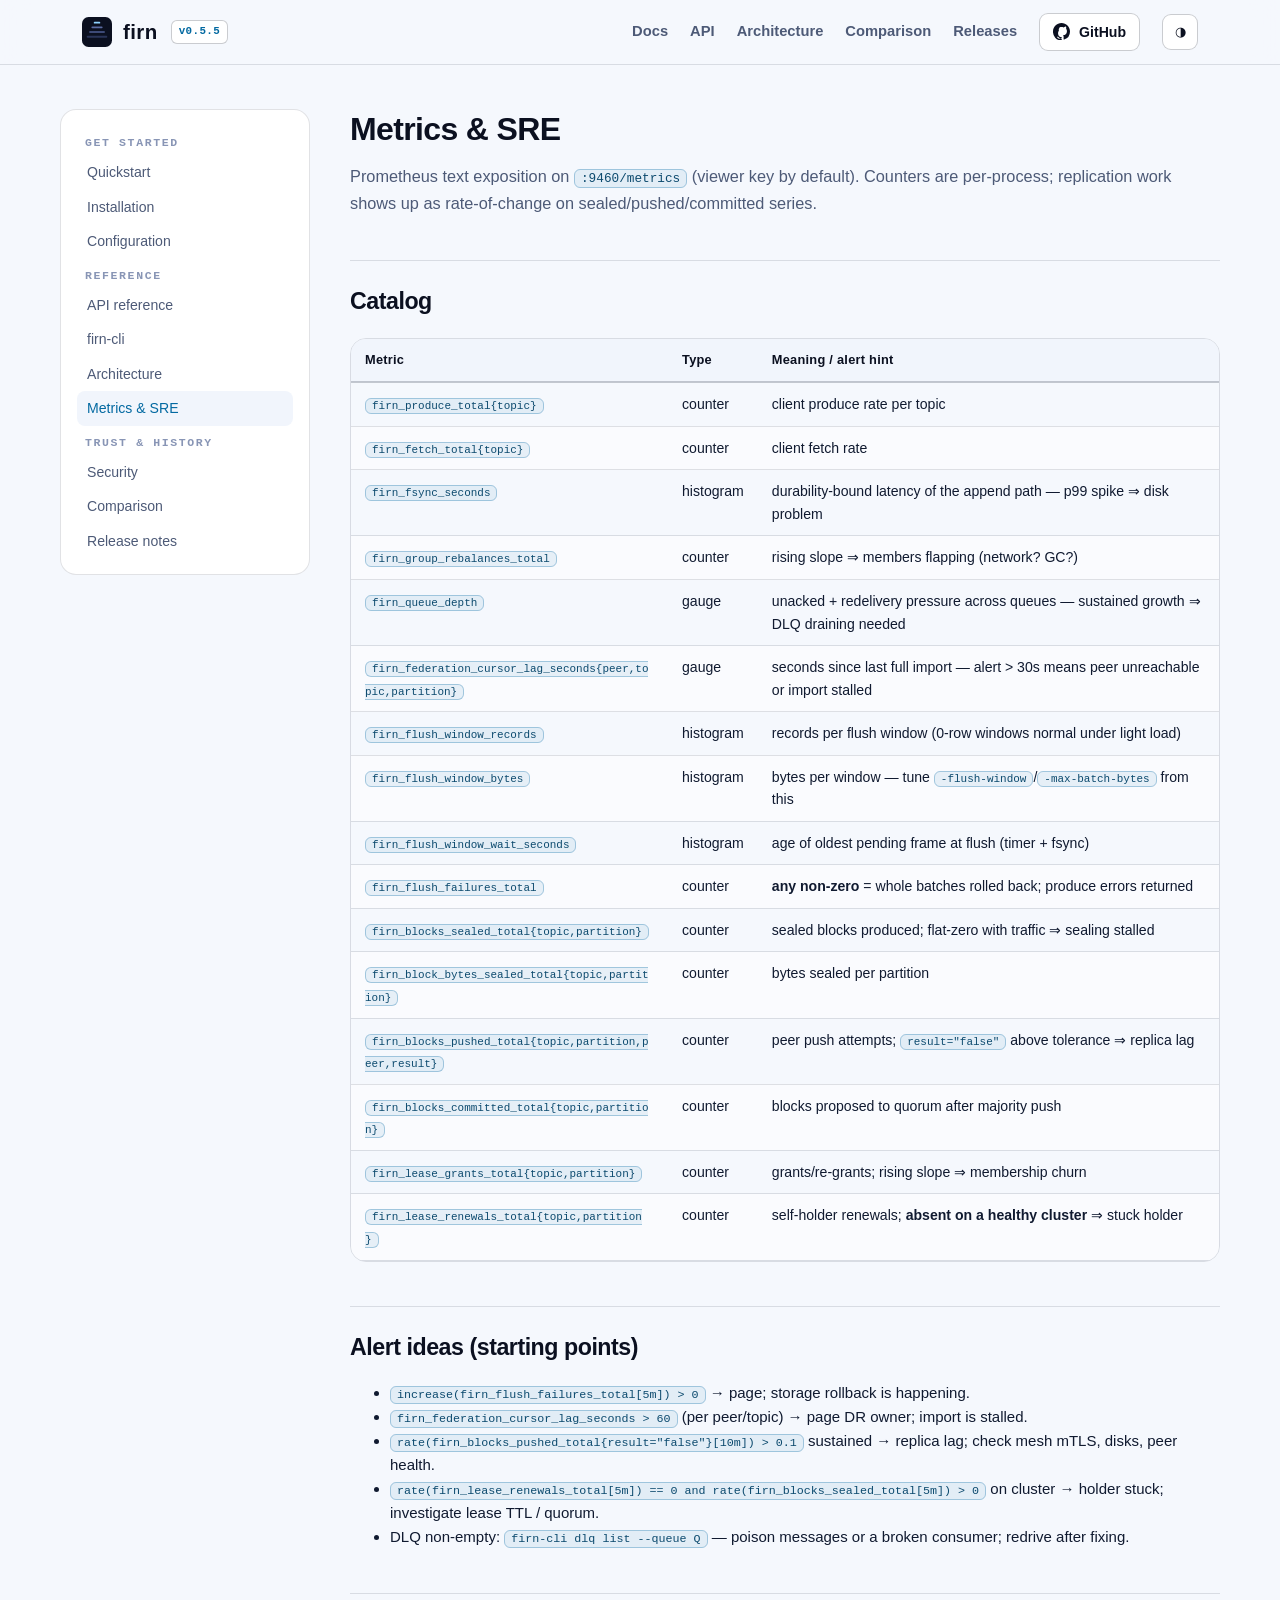
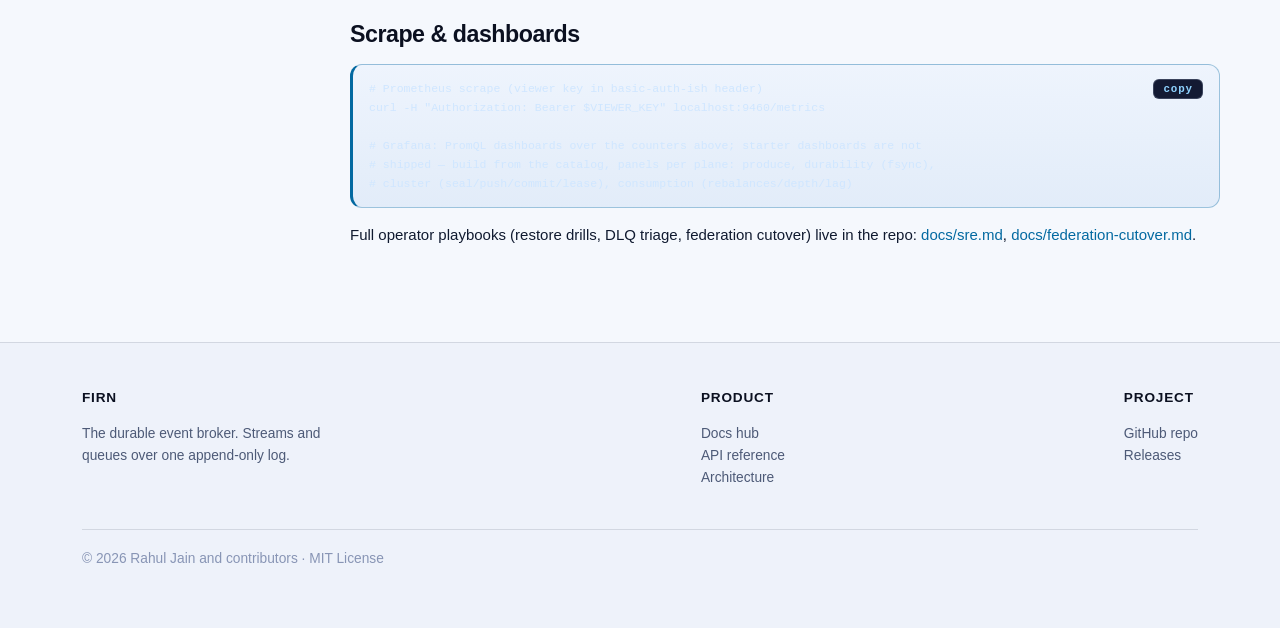
<file: site/docs/sre.html>
<!DOCTYPE html>
<html lang="en">
<head>
<meta charset="utf-8">
<meta name="viewport" content="width=device-width, initial-scale=1">
<title>Metrics &amp; SRE — firn</title>
<meta name="description" content="firn's Prometheus catalog: produce/fetch rates, fsync, flush-window batches, sealed blocks, blocks pushed/committed, lease grants/renewals, DLQ depth, federation lag — plus alert ideas.">
<link rel="icon" href="../favicon.svg" type="image/svg+xml">
<link rel="stylesheet" href="../assets/style.css">
</head>
<body>
<header class="site-header">
  <div class="wrap">
    <a class="brand" href="../index.html" aria-label="firn home"><svg width="30" height="30" viewBox="0 0 64 64" aria-hidden="true"><rect width="64" height="64" rx="14" fill="#0b1020"/><path d="M12 42h40" stroke="#2a3458" stroke-width="4" stroke-linecap="round"/><path d="M17 32h30" stroke="#3d4a77" stroke-width="4" stroke-linecap="round"/><path d="M22 22h20" stroke="#5b6ba1" stroke-width="4" stroke-linecap="round"/><path d="M27 12h10" stroke="#8fd3ff" stroke-width="4" stroke-linecap="round"/></svg>firn <span class="ver">v0.5.5</span></a>
    <nav class="nav"><a href="index.html">Docs</a><a href="api.html">API</a><a href="architecture.html">Architecture</a><a href="comparison.html">Comparison</a><a href="releases.html">Releases</a><a class="ghbtn" href="https://github.com/rahulkj/firn" rel="noopener"><svg width="17" height="17" viewBox="0 0 16 16" fill="currentColor" aria-hidden="true"><path d="M8 0c4.42 0 8 3.58 8 8a8.013 8.013 0 0 1-5.45 7.59c-.4.08-.55-.17-.55-.38 0-.27.01-1.13.01-2.2 0-.75-.25-1.23-.54-1.47 1.78-.2 3.65-.88 3.65-3.95 0-.88-.31-1.59-.82-2.15.08-.2.36-1.02-.08-2.12 0 0-.67-.22-2.2.82-.64-.18-1.32-.27-2-.27s-1.36.09-2 .27C6.32 4.91 5.65 5.13 5.65 5.13c-.44 1.1-.16 1.92-.08 2.12-.51.56-.82 1.28-.82 2.15 0 3.06 1.86 3.75 3.64 3.95-.23.2-.44.55-.51 1.07-.46.2-1.61.55-2.33-.66-.15-.24-.6-.83-1.23-.82-1.08.01-.73.61.01.86.46.26.99 1.37 3.89.97 0 .67.01 1.15.01 1.31 0 .21-.15.45-.55.38A7.995 7.995 0 0 1 0 8c0-4.42 3.58-8 8-8"/></svg>GitHub</a><button class="theme-toggle" data-theme-toggle aria-label="Toggle theme">◑</button></nav>
    <button class="menu-toggle" data-menu-toggle aria-label="Toggle menu">≡</button>
  </div>
</header>

<main class="wrap docs-main">
<aside class="docs-side">
  <div class="side-title">Get started</div>
  <a href="quickstart.html">Quickstart</a>
  <a href="installation.html">Installation</a>
  <a href="configuration.html">Configuration</a>
  <div class="side-title">Reference</div>
  <a href="api.html">API reference</a>
  <a href="cli.html">firn-cli</a>
  <a href="architecture.html">Architecture</a>
  <a class="active" href="sre.html">Metrics &amp; SRE</a>
  <div class="side-title">Trust &amp; history</div>
  <a href="security.html">Security</a>
  <a href="comparison.html">Comparison</a>
  <a href="releases.html">Release notes</a>
</aside>
<article class="docs-content">
<h1>Metrics &amp; SRE</h1>
<p class="doc-lede">Prometheus text exposition on <code>:9460/metrics</code> (viewer key by default). Counters are per-process; replication work shows up as rate-of-change on sealed/pushed/committed series.</p>

<h2>Catalog</h2>
<div class="table-wrap"><table>
<thead><tr><th>Metric</th><th>Type</th><th>Meaning / alert hint</th></tr></thead>
<tbody>
<tr><td><code>firn_produce_total{topic}</code></td><td>counter</td><td>client produce rate per topic</td></tr>
<tr><td><code>firn_fetch_total{topic}</code></td><td>counter</td><td>client fetch rate</td></tr>
<tr><td><code>firn_fsync_seconds</code></td><td>histogram</td><td>durability-bound latency of the append path — p99 spike ⇒ disk problem</td></tr>
<tr><td><code>firn_group_rebalances_total</code></td><td>counter</td><td>rising slope ⇒ members flapping (network? GC?)</td></tr>
<tr><td><code>firn_queue_depth</code></td><td>gauge</td><td>unacked + redelivery pressure across queues — sustained growth ⇒ DLQ draining needed</td></tr>
<tr><td><code>firn_federation_cursor_lag_seconds{peer,topic,partition}</code></td><td>gauge</td><td>seconds since last full import — alert &gt; 30s means peer unreachable or import stalled</td></tr>
<tr><td><code>firn_flush_window_records</code></td><td>histogram</td><td>records per flush window (0-row windows normal under light load)</td></tr>
<tr><td><code>firn_flush_window_bytes</code></td><td>histogram</td><td>bytes per window — tune <code>-flush-window</code>/<code>-max-batch-bytes</code> from this</td></tr>
<tr><td><code>firn_flush_window_wait_seconds</code></td><td>histogram</td><td>age of oldest pending frame at flush (timer + fsync)</td></tr>
<tr><td><code>firn_flush_failures_total</code></td><td>counter</td><td><strong>any non-zero</strong> = whole batches rolled back; produce errors returned</td></tr>
<tr><td><code>firn_blocks_sealed_total{topic,partition}</code></td><td>counter</td><td>sealed blocks produced; flat-zero with traffic ⇒ sealing stalled</td></tr>
<tr><td><code>firn_block_bytes_sealed_total{topic,partition}</code></td><td>counter</td><td>bytes sealed per partition</td></tr>
<tr><td><code>firn_blocks_pushed_total{topic,partition,peer,result}</code></td><td>counter</td><td>peer push attempts; <code>result="false"</code> above tolerance ⇒ replica lag</td></tr>
<tr><td><code>firn_blocks_committed_total{topic,partition}</code></td><td>counter</td><td>blocks proposed to quorum after majority push</td></tr>
<tr><td><code>firn_lease_grants_total{topic,partition}</code></td><td>counter</td><td>grants/re-grants; rising slope ⇒ membership churn</td></tr>
<tr><td><code>firn_lease_renewals_total{topic,partition}</code></td><td>counter</td><td>self-holder renewals; <strong>absent on a healthy cluster</strong> ⇒ stuck holder</td></tr>
</tbody></table></div>

<h2>Alert ideas (starting points)</h2>
<ul>
<li><code>increase(firn_flush_failures_total[5m]) &gt; 0</code> → page; storage rollback is happening.</li>
<li><code>firn_federation_cursor_lag_seconds &gt; 60</code> (per peer/topic) → page DR owner; import is stalled.</li>
<li><code>rate(firn_blocks_pushed_total{result="false"}[10m]) &gt; 0.1</code> sustained → replica lag; check mesh mTLS, disks, peer health.</li>
<li><code>rate(firn_lease_renewals_total[5m]) == 0 and rate(firn_blocks_sealed_total[5m]) &gt; 0</code> on cluster → holder stuck; investigate lease TTL / quorum.</li>
<li>DLQ non-empty: <code>firn-cli dlq list --queue Q</code> — poison messages or a broken consumer; redrive after fixing.</li>
</ul>

<h2>Scrape &amp; dashboards</h2>
<pre class="code"># Prometheus scrape (viewer key in basic-auth-ish header)
curl -H "Authorization: Bearer $VIEWER_KEY" localhost:9460/metrics

# Grafana: PromQL dashboards over the counters above; starter dashboards are not
# shipped — build from the catalog, panels per plane: produce, durability (fsync),
# cluster (seal/push/commit/lease), consumption (rebalances/depth/lag)</pre>
<p>Full operator playbooks (restore drills, DLQ triage, federation cutover) live in the repo: <a href="https://github.com/rahulkj/firn/blob/main/docs/sre.md" rel="noopener">docs/sre.md</a>, <a href="https://github.com/rahulkj/firn/blob/main/docs/federation-cutover.md" rel="noopener">docs/federation-cutover.md</a>.</p>
</article>
</main>

<footer class="site-footer"><div class="wrap"><div class="cols"><div style="max-width:280px"><h4>firn</h4><p>The durable event broker. Streams and queues over one append-only log.</p></div><div><h4>Product</h4><p><a href="index.html">Docs hub</a><br><a href="api.html">API reference</a><br><a href="architecture.html">Architecture</a></p></div><div><h4>Project</h4><p><a href="https://github.com/rahulkj/firn" rel="noopener">GitHub repo</a><br><a href="https://github.com/rahulkj/firn/releases" rel="noopener">Releases</a></p></div></div><div class="fine"><span>© 2026 Rahul Jain and contributors · MIT License</span></div></div></footer>
<script src="../assets/site.js"></script>
</body>
</html>
</file>
<file: site/assets/style.css>
:root{
  --bg:#0b1020; --bg2:#0e1430; --panel:#121936; --panel2:#171f42;
  --line:rgba(148,163,184,.18); --line2:rgba(148,163,184,.32);
  --text:#e8ecf7; --muted:#9aa7c4; --faint:#6b7899;
  --accent:#8fd3ff; --accent2:#c4b5fd; --snow:#eaf6ff;
  --ok:#34d399; --warn:#fbbf24; --bad:#f87171;
  --code:#0a0e22; --code-line:#1d2749;
  --chip-bg:rgba(143,211,255,.09); --chip-line:rgba(143,211,255,.28); --chip-text:#a9e1ff;
  --block-bg:linear-gradient(180deg,#111a38 0%, #0b1130 100%); --block-line:rgba(143,211,255,.35);
  --diagram-bg:rgba(196,181,253,.055); --diagram-line:rgba(196,181,253,.38);
  --term-bg:#0c1230; --term-line:rgba(95,234,212,.28);
  --shadow:0 18px 50px rgba(2,6,23,.5);
  --radius:16px;
}
[data-theme="light"]{
  --bg:#f5f8fd; --bg2:#eef2fa; --panel:#ffffff; --panel2:#f1f5fc;
  --line:rgba(15,23,42,.12); --line2:rgba(15,23,42,.22);
  --text:#101a30; --muted:#4d5a77; --faint:#8895b5;
  --accent:#0369a1; --accent2:#6d28d9; --snow:#0b1020;
  --ok:#047857; --warn:#b45309; --bad:#b91c1c;
  --code:#0f172a; --code-line:#1e293b;
  --chip-bg:rgba(3,105,161,.08); --chip-line:rgba(3,105,161,.3); --chip-text:#0c4a6e;
  --block-bg:linear-gradient(180deg,#eef4fd 0%, #e2ecf9 100%); --block-line:rgba(3,105,161,.35);
  --diagram-bg:rgba(109,40,217,.05); --diagram-line:rgba(109,40,217,.3);
  --term-bg:#0c1230; --term-line:rgba(9,111,92,.3);
  --shadow:0 18px 45px rgba(30,41,59,.16);
}
*{box-sizing:border-box}
html{scroll-behavior:smooth}
body{margin:0;background:var(--bg);color:var(--text);font:15px/1.6 -apple-system,BlinkMacSystemFont,"Segoe UI",Roboto,"Helvetica Neue",Arial,sans-serif;-webkit-font-smoothing:antialiased}
a{color:var(--accent);text-decoration:none}
a:hover{text-decoration:underline}
.mono{font-family:ui-monospace,"SF Mono",Menlo,Consolas,monospace}
.wrap{max-width:1160px;margin:0 auto;padding:0 22px}

/* ---------- header ---------- */
.site-header{position:sticky;top:0;z-index:50;backdrop-filter:blur(14px);-webkit-backdrop-filter:blur(14px);background:color-mix(in srgb, var(--bg) 78%, transparent);border-bottom:1px solid var(--line)}
.site-header .wrap{display:flex;align-items:center;gap:26px;height:64px}
.brand{display:flex;align-items:center;gap:11px;font-weight:700;font-size:1.28rem;color:var(--snow);letter-spacing:.02em}
.brand:hover{text-decoration:none}
.brand svg{display:block}
.brand .ver{font:600 .68rem/1.6 ui-monospace,Menlo,monospace;color:var(--accent);border:1px solid var(--line2);border-radius:6px;padding:2px 7px;margin-left:2px;background:var(--panel)}
.nav{display:flex;gap:22px;margin-left:auto;align-items:center}
.nav a{color:var(--muted);font-weight:600;font-size:.92rem}
.nav a:hover{color:var(--snow);text-decoration:none}
.nav .ghbtn{display:inline-flex;align-items:center;gap:9px;color:var(--snow);border:1px solid var(--line2);border-radius:9px;padding:7px 13px;background:var(--panel);font-size:.88rem}
.nav .ghbtn:hover{border-color:var(--accent)}
.theme-toggle{cursor:pointer;background:var(--panel);border:1px solid var(--line2);color:var(--snow);border-radius:9px;width:36px;height:36px;display:inline-flex;align-items:center;justify-content:center}
.theme-toggle:hover{border-color:var(--accent)}
.menu-toggle{display:none;cursor:pointer;background:none;border:0;color:var(--snow);font-size:1.4rem;margin-left:auto}
@media (max-width:900px){
  .menu-toggle{display:block}
  .nav{display:none;position:absolute;top:64px;left:0;right:0;flex-direction:column;align-items:flex-start;background:var(--bg2);border-bottom:1px solid var(--line);padding:14px 22px 18px;gap:14px}
  .nav.open{display:flex}
}

/* ---------- hero ---------- */
.hero{position:relative;overflow:hidden;border-bottom:1px solid var(--line)}
.hero::before{content:"";position:absolute;inset:0;background:radial-gradient(900px 420px at 15% -10%,rgba(141,211,255,.16),transparent 60%),radial-gradient(800px 500px at 85% 0%,rgba(196,181,253,.14),transparent 55%)}
.hero .wrap{position:relative;padding:92px 22px 84px;display:grid;grid-template-columns:1.05fr .95fr;gap:48px;align-items:center}
.eyebrow{display:inline-flex;gap:10px;align-items:center;font:600 .76rem/1 ui-monospace,Menlo,monospace;letter-spacing:.14em;text-transform:uppercase;color:var(--accent);margin-bottom:22px}
.eyebrow .dot{width:7px;height:7px;border-radius:50%;background:var(--ok);box-shadow:0 0 12px var(--ok)}
h1{font-size:clamp(2.5rem,5.2vw,3.7rem);line-height:1.06;margin:0 0 22px;letter-spacing:-.03em;font-weight:800;color:var(--snow)}
h1 .grad{background:linear-gradient(120deg,var(--accent) 0%,#e6f4ff 35%,var(--accent2) 100%);-webkit-background-clip:text;background-clip:text;color:transparent}
.lede{font-size:1.16rem;color:var(--muted);max-width:34rem;margin:0 0 30px}
.lede strong{color:var(--snow)}
.cta-row{display:flex;gap:14px;flex-wrap:wrap;margin-bottom:28px}
.btn{display:inline-flex;align-items:center;gap:10px;border-radius:11px;padding:12px 20px;font-weight:700;font-size:.97rem;border:1px solid transparent}
.btn:hover{text-decoration:none}
.btn-primary{background:linear-gradient(160deg,#a9e1ff,#67c6ff);color:#062033;box-shadow:0 10px 30px rgba(103,198,255,.28)}
.btn-primary:hover{filter:brightness(1.06)}
.btn-ghost{color:var(--snow);border-color:var(--line2);background:var(--panel)}
.btn-ghost:hover{border-color:var(--accent)}
.quickfacts{display:flex;gap:0;border:1px solid var(--line);border-radius:14px;overflow:hidden;max-width:520px}
.quickfacts div{flex:1;padding:12px 14px;background:var(--panel);border-right:1px solid var(--line)}
.quickfacts div:last-child{border-right:0}
.quickfacts b{display:block;font-size:1.05rem;color:var(--snow)}
.quickfacts span{font-size:.72rem;color:var(--muted)}

/* terminal card */
.term{border:1px solid var(--line2);border-radius:var(--radius);background:var(--code);box-shadow:var(--shadow);overflow:hidden}
.term-chrome{display:flex;gap:7px;align-items:center;padding:11px 14px;border-bottom:1px solid var(--code-line);background:#0d1230}
.term-chrome i{width:11px;height:11px;border-radius:50%;background:#31406e}
.term-chrome i:first-child{background:#ff5f57}.term-chrome i:nth-child(2){background:#febc2e}.term-chrome i:nth-child(3){background:#28c840}
.term-chrome span{margin-left:10px;font:.75rem ui-monospace,Menlo,monospace;color:var(--faint)}
.term pre{margin:0;padding:18px 20px;overflow-x:auto;font-size:.82rem;line-height:1.72;color:#c7e0ff}
.term .p{color:#5eead4}.term .c{color:#64748b}.term .o{color:#a5f3fc}.term .okc{color:#34d399}

/* ---------- sections & content ---------- */
section.block{padding:72px 0}
.kicker{font:600 .73rem/1 ui-monospace,Menlo,monospace;letter-spacing:.16em;text-transform:uppercase;color:var(--accent)}
h2{font-size:clamp(1.6rem,3vw,2.2rem);letter-spacing:-.02em;margin:12px 0 10px;color:var(--snow)}
.sub{color:var(--muted);max-width:46rem;margin:0 0 34px}
.card{border:1px solid var(--line);background:linear-gradient(180deg,var(--panel),var(--panel2));border-radius:var(--radius);padding:26px;transition:border-color .18s, transform .18s}
.card:hover{border-color:var(--line2);transform:translateY(-2px)}
.card h3{margin:12px 0 8px;font-size:1.06rem;color:var(--snow);letter-spacing:-.01em}
.card p{margin:0;color:var(--muted);font-size:.92rem}
.card .tag{display:inline-block;font:600 .68rem ui-monospace,Menlo,monospace;color:var(--accent2);letter-spacing:.1em;text-transform:uppercase}
.grid-3{display:grid;grid-template-columns:repeat(3,1fr);gap:18px}
.grid-2{display:grid;grid-template-columns:repeat(2,1fr);gap:18px}

/* honesty callout */
.honesty{border:1px solid rgba(251,191,36,.35);background:rgba(251,191,36,.06);border-left:4px solid var(--warn);border-radius:12px;padding:18px 22px;color:#fde68a;font-size:.92rem;max-width:60rem}
[data-theme="light"] .honesty{color:#7c4a03;background:#fffbeb}

/* tables */
.table-wrap{overflow-x:auto;border:1px solid var(--line);border-radius:var(--radius);margin:18px 0}
table{border-collapse:collapse;width:100%;font-size:.88rem}
thead th{background:var(--panel2);color:var(--snow);text-align:left;padding:11px 14px;border-bottom:2px solid var(--line2);font-size:.8rem;letter-spacing:.02em}
tbody td{padding:10px 14px;border-bottom:1px solid var(--line);vertical-align:top}
tbody tr:nth-child(even){background:color-mix(in srgb, var(--panel) 55%, transparent)}
.pill{display:inline-block;border-radius:99px;padding:1px 9px;font-size:.72rem;font-weight:700;white-space:nowrap}
.yes{color:#052e22;background:rgba(52,211,153,.22);color:var(--ok);border:1px solid rgba(52,211,153,.4)}
.partial{color:var(--warn);border:1px solid rgba(251,191,36,.4);background:rgba(251,191,36,.08)}
.no{color:var(--bad);border:1px solid rgba(248,113,113,.4);background:rgba(248,113,113,.08)}

/* code — every kind gets its own backdrop */
/* inline chip */
code{font-family:ui-monospace,"SF Mono",Menlo,Consolas,monospace;font-size:.78em;background:var(--chip-bg);border:1px solid var(--chip-line);border-radius:6px;padding:1px 6px;color:var(--chip-text);overflow-wrap:anywhere}
[data-theme="light"] code{color:var(--chip-text)}
/* block: shell/code output */
pre.code{background:var(--block-bg);border:1px solid var(--block-line);border-left:3px solid var(--accent);border-radius:12px;padding:14px 16px;white-space:pre-wrap;overflow-wrap:anywhere;word-break:break-word;font-size:.72rem;line-height:1.65;color:#cfe6ff;box-shadow:inset 0 1px 0 rgba(255,255,255,.03)}
pre.code code{background:transparent;border:0;padding:0;color:inherit;font-size:inherit;white-space:pre}
[data-theme="light"] pre.code code{color:#0f172a}
/* diagram block (mermaid source/figure) */
.mermaid{background:var(--diagram-bg);border:1px solid var(--diagram-line);border-left:3px solid var(--accent2);border-radius:12px;padding:18px;margin:16px 0}
/* terminal demo */
.term{border:1px solid var(--term-line);border-radius:var(--radius);background:var(--term-bg);box-shadow:var(--shadow);overflow:hidden}
.term pre{margin:0;padding:16px 18px;white-space:pre-wrap;overflow-wrap:anywhere;word-break:break-word;font-size:.7rem;line-height:1.7;color:#c7e0ff}
h1 code,h2 code,h3 code{font-size:.72em}

/* docs layout */
.docs-main{display:grid;grid-template-columns:250px 1fr;gap:40px;padding:44px 0 80px}
.docs-main > *{min-width:0}
.docs-side{position:sticky;top:84px;align-self:start;border:1px solid var(--line);border-radius:var(--radius);background:var(--panel);padding:16px;font-size:.88rem}
.docs-side .side-title{font:700 .72rem ui-monospace,Menlo,monospace;letter-spacing:.14em;text-transform:uppercase;color:var(--faint);margin:10px 8px 6px}
.docs-side a{display:block;padding:6px 10px;border-radius:8px;color:var(--muted);font-weight:500}
.docs-side a:hover{color:var(--snow);background:var(--panel2);text-decoration:none}
.docs-side a.active{color:var(--accent);background:var(--panel2)}
.docs-content h1{font-size:2rem;letter-spacing:-.02em;margin:4px 0 8px;color:var(--snow)}
.docs-content .doc-lede{color:var(--muted);font-size:1.02rem;margin-bottom:22px}
.docs-content h2{margin-top:44px;padding-top:22px;border-top:1px solid var(--line);font-size:1.45rem}
.docs-content h3{margin-top:26px;font-size:1.08rem;color:var(--snow)}

/* footer */
.site-footer{border-top:1px solid var(--line);background:var(--bg2);padding:44px 0 60px;color:var(--muted);font-size:.86rem}
.site-footer .cols{display:flex;gap:36px;flex-wrap:wrap;justify-content:space-between}
.site-footer h4{color:var(--snow);margin:0 0 10px;font-size:.85rem;letter-spacing:.06em;text-transform:uppercase}
.site-footer a{color:var(--muted)}
.site-footer .fine{margin-top:26px;border-top:1px solid var(--line);padding-top:18px;color:var(--faint);display:flex;justify-content:space-between;gap:18px;flex-wrap:wrap}

.mermaid{background:var(--diagram-bg);border:1px solid var(--diagram-line);border-left:3px solid var(--accent2);border-radius:12px;padding:18px;margin:16px 0}
.legend{display:flex;gap:16px;flex-wrap:wrap;font-size:.8rem;color:var(--muted);margin-top:10px}

/* ---------- mobile overrides (must follow base rules) ---------- */
@media (max-width:980px){
  .grid-3,.grid-2{grid-template-columns:1fr}
  .docs-main{grid-template-columns:1fr}.docs-side{position:static}
  .hero .wrap{grid-template-columns:1fr;padding:64px 22px 56px}
  .quickfacts{max-width:100%}
}
@media (max-width:560px){
  .wrap{padding:0 16px}
  .kicker{letter-spacing:.07em}
  .btn{padding:11px 15px;font-size:.9rem}
  .cta-row{gap:10px}
  h1{letter-spacing:-.02em}
  .quickfacts b{font-size:.95rem}
  .term-chrome span{font-size:.62rem;white-space:normal}
  .term-chrome{padding:9px 11px;gap:5px}
  .docs-side{padding:12px}
  .docs-content h1{font-size:1.6rem}
  .docs-content h2{margin-top:32px;padding-top:18px}
  .honesty{padding:16px 16px}
  .site-footer .fine{flex-direction:column;gap:8px}
  .table-wrap{border-radius:12px}
}
</file>
